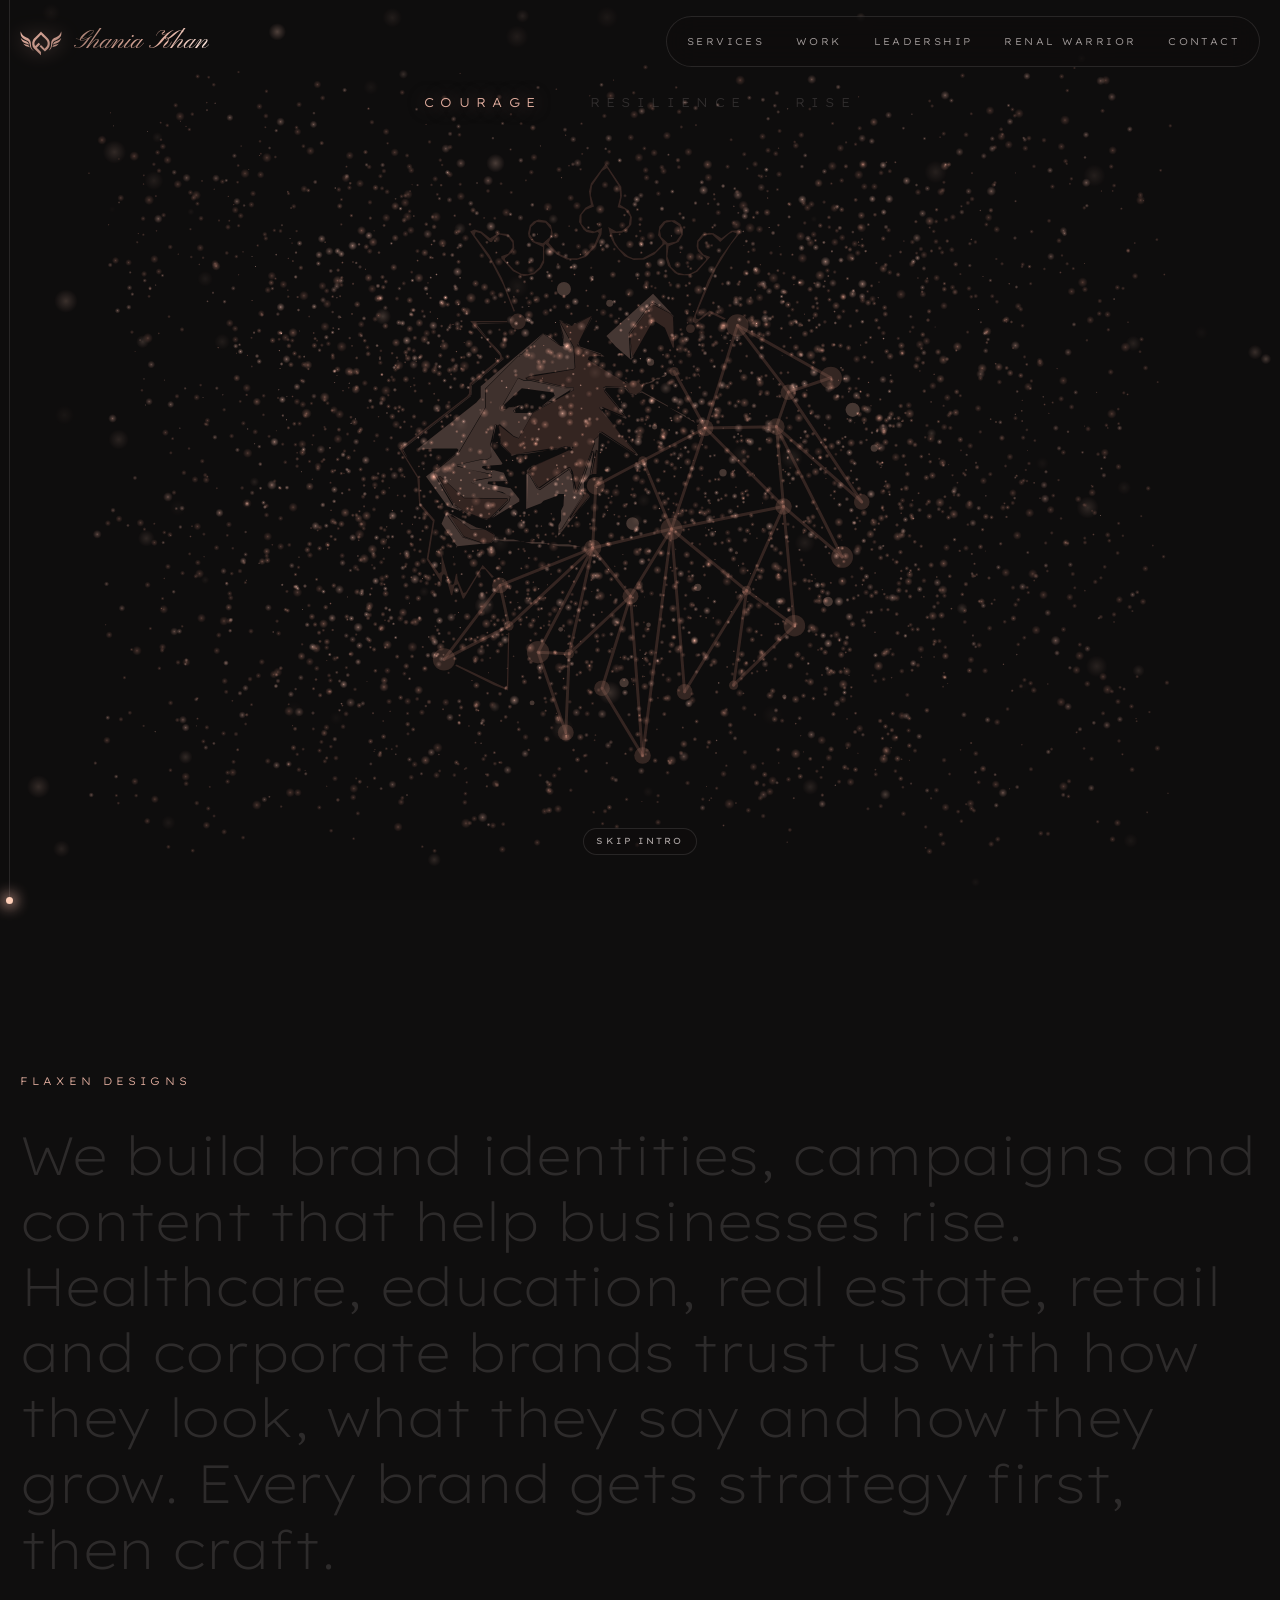
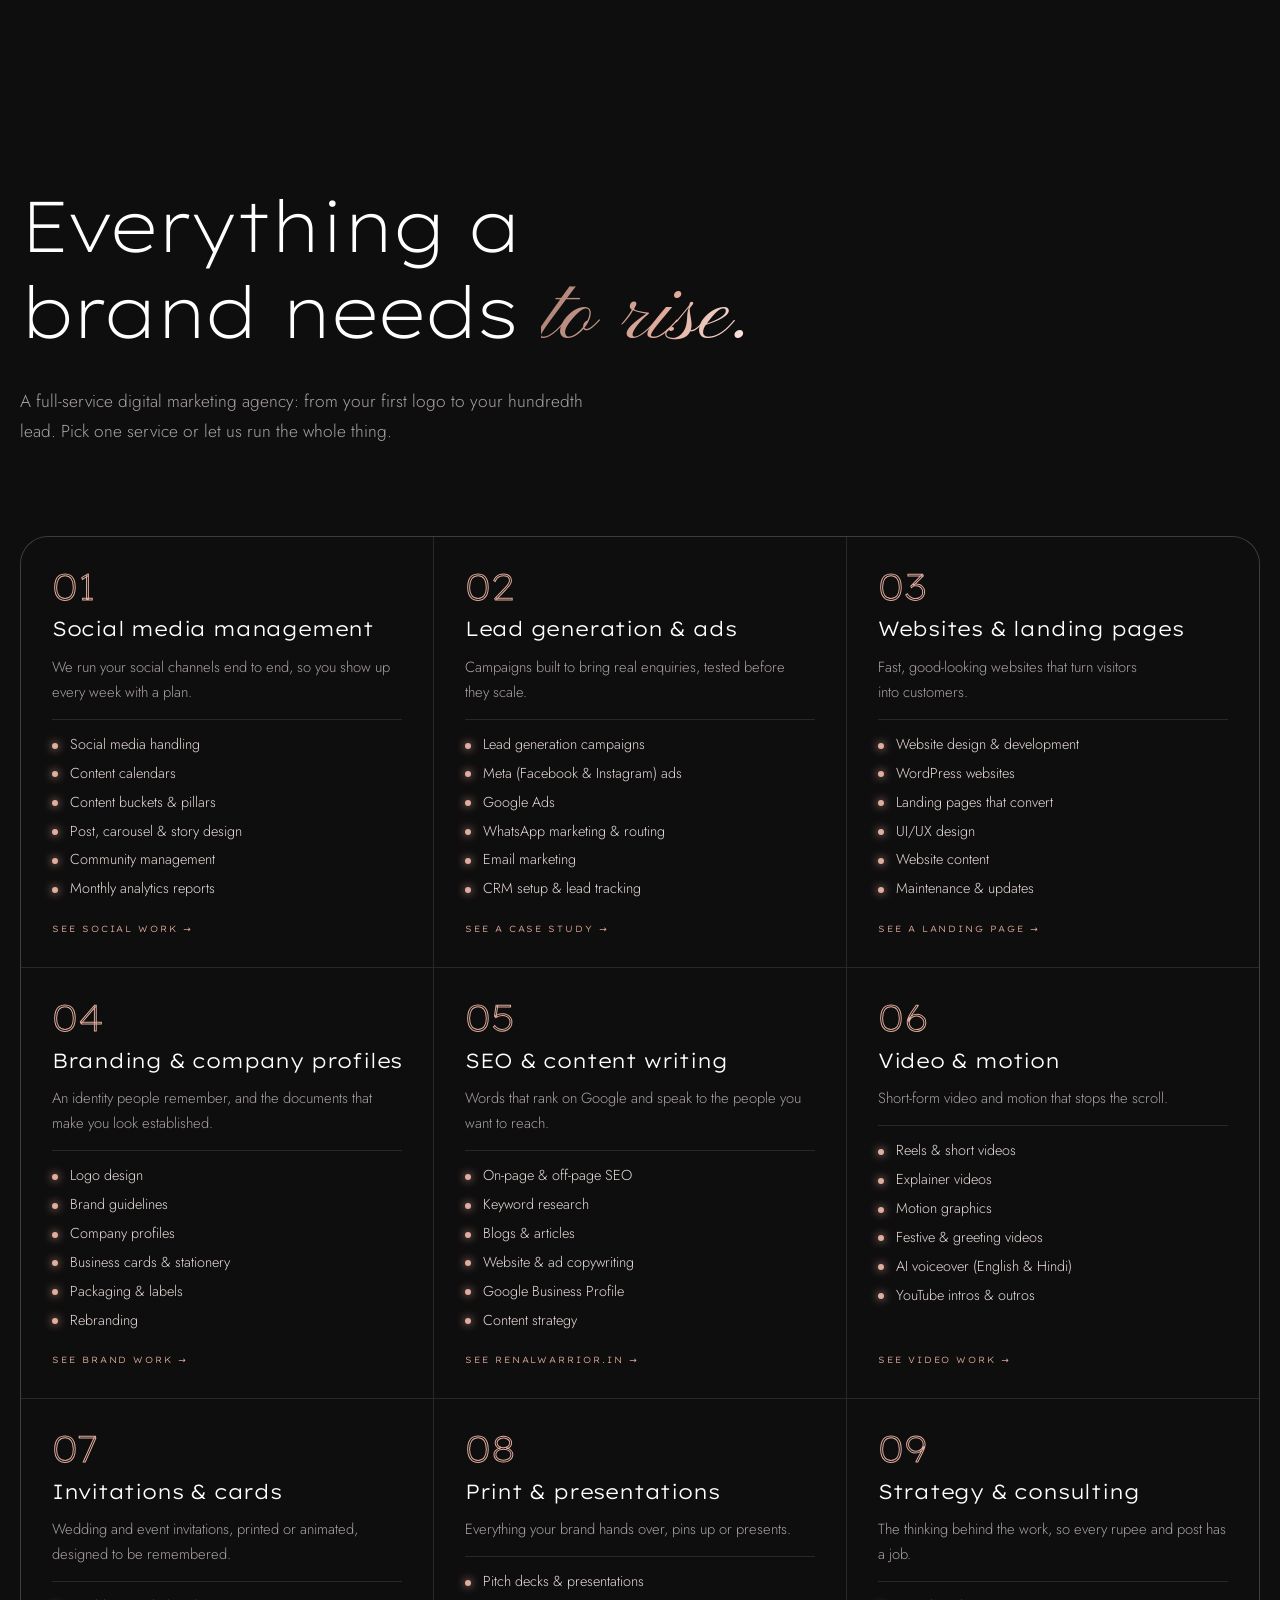
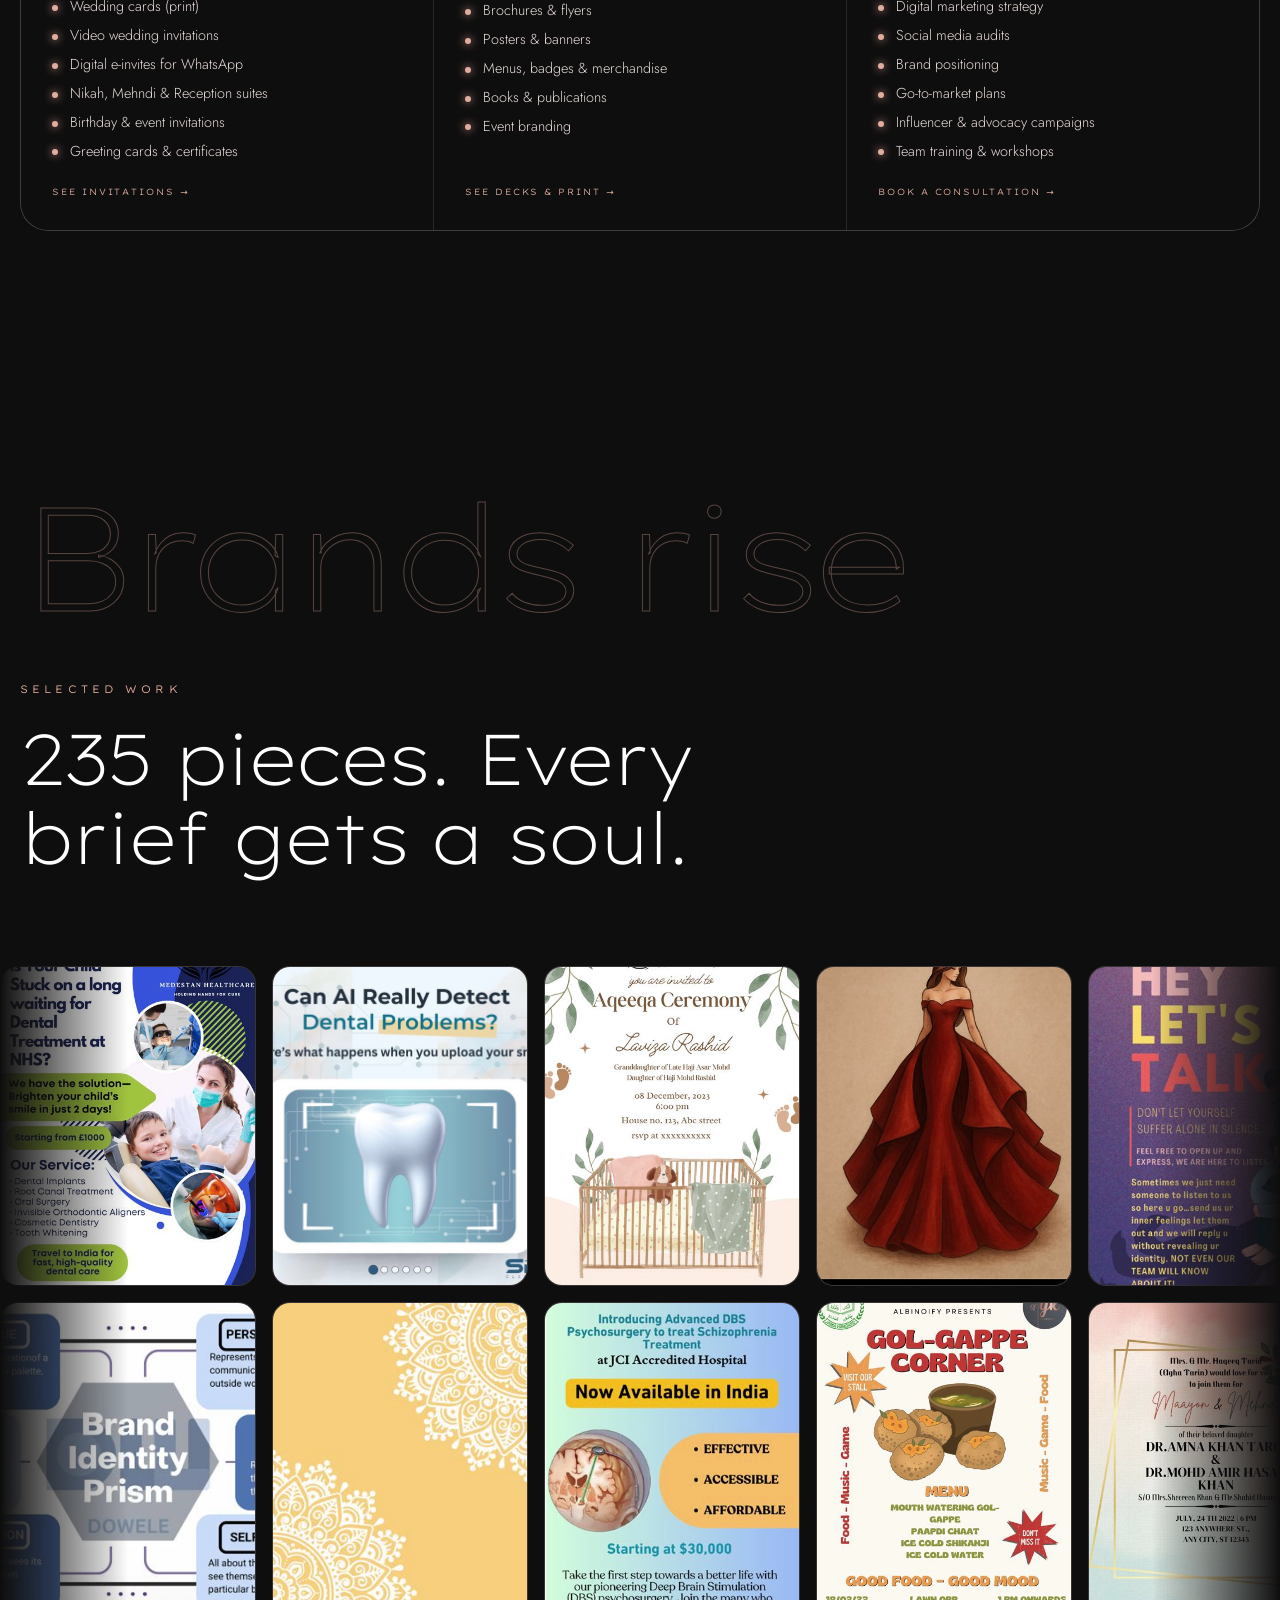
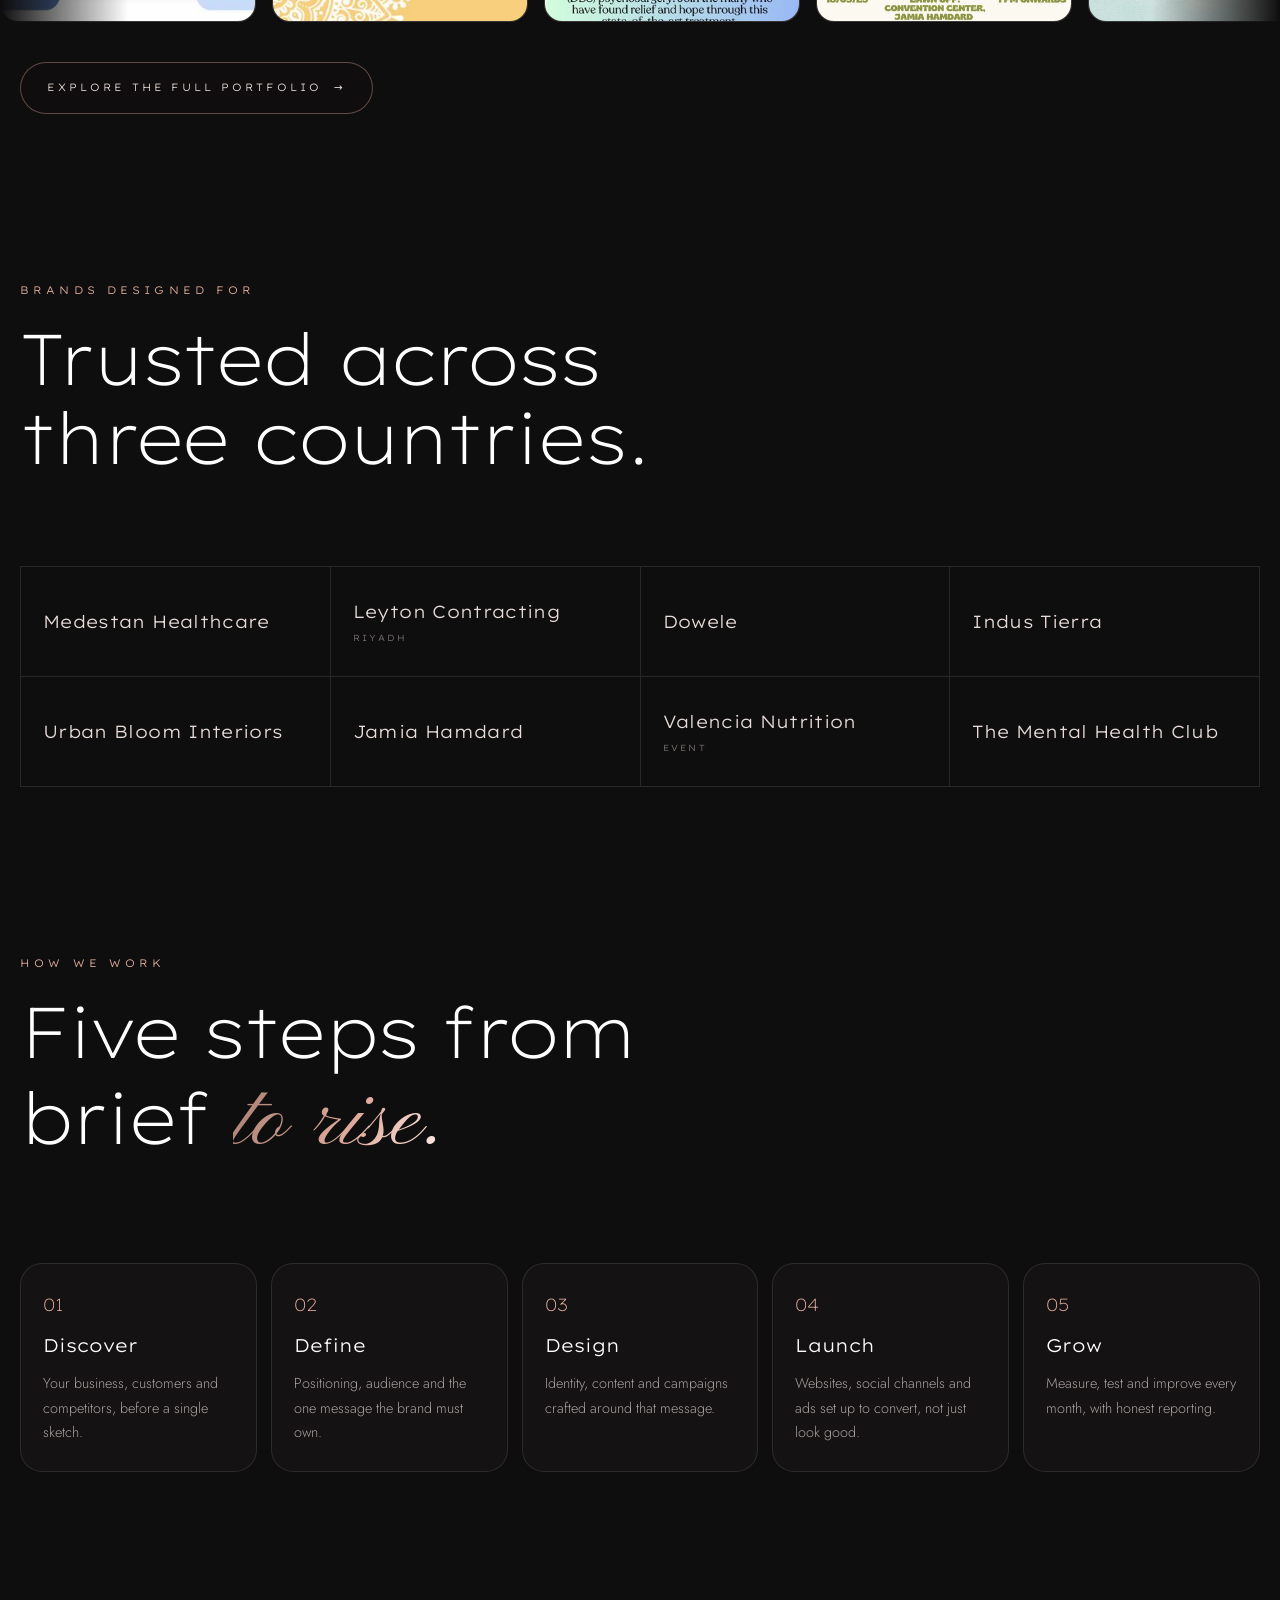
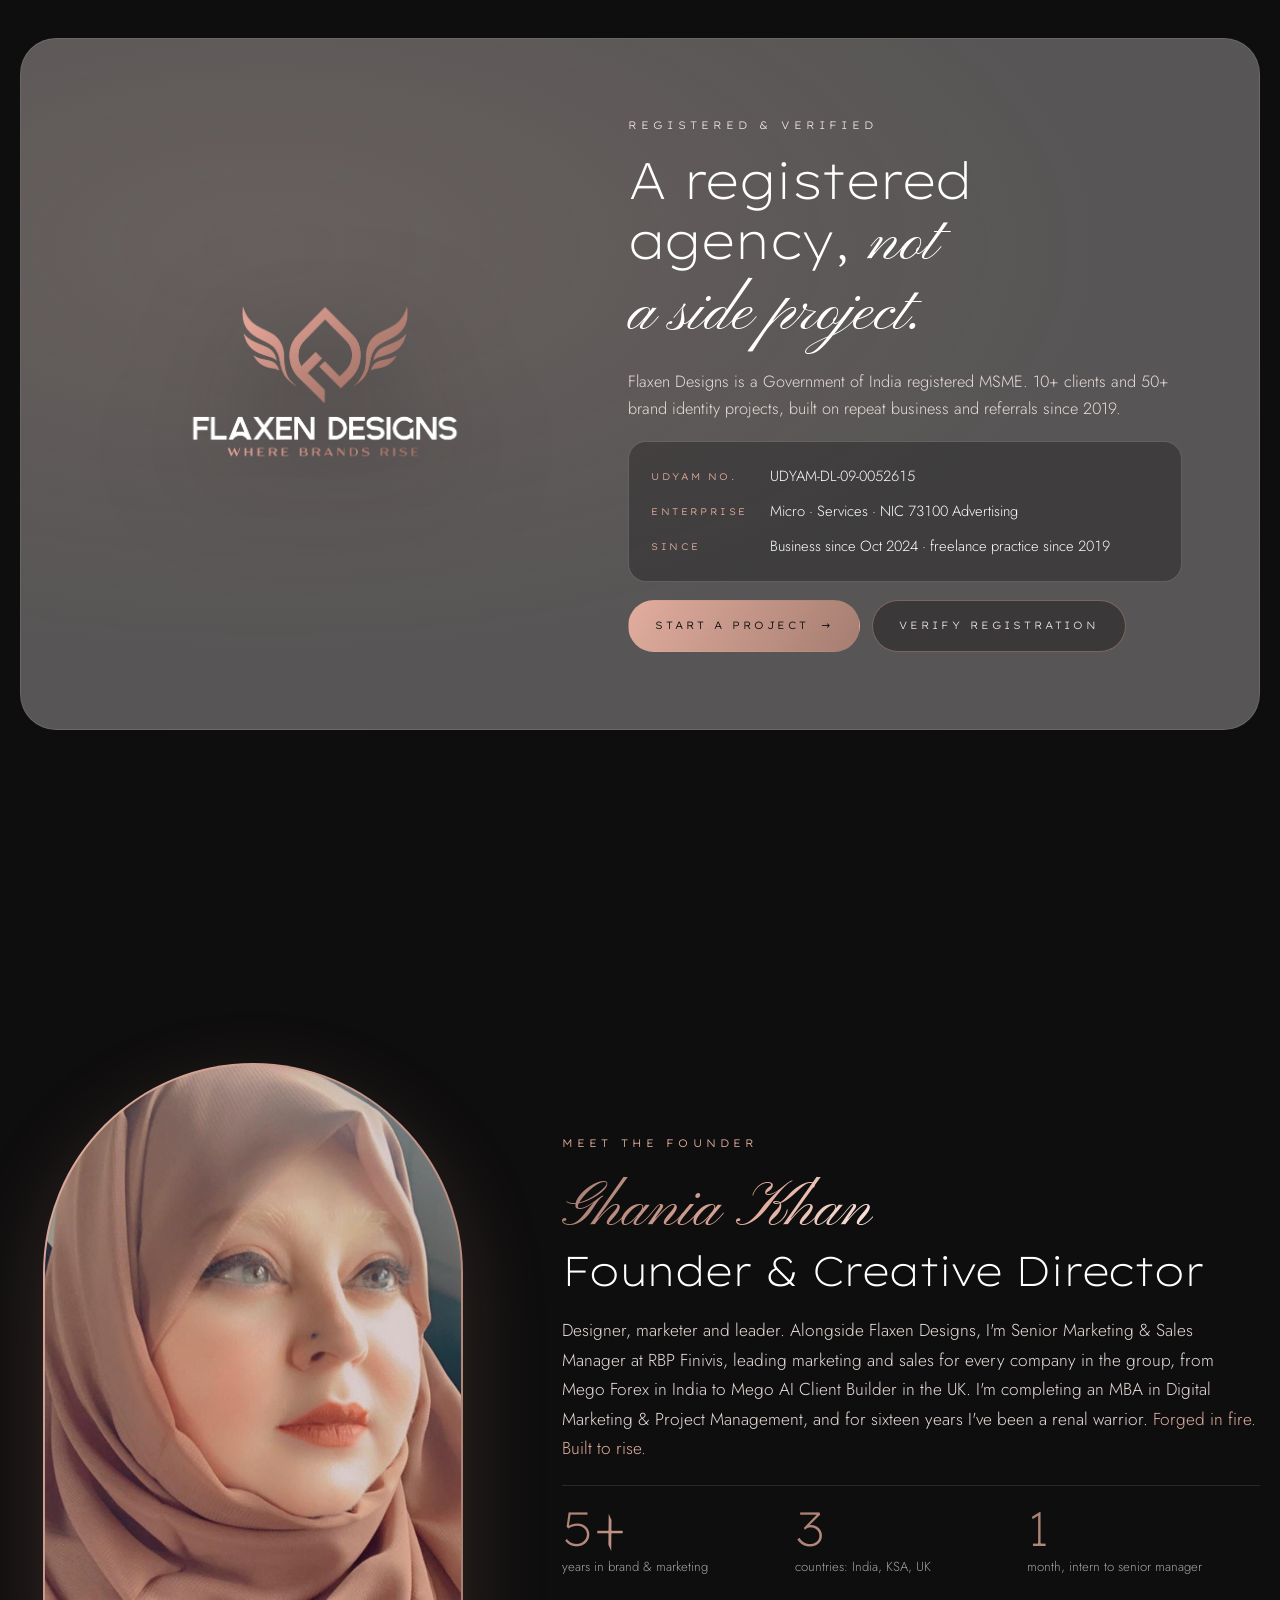
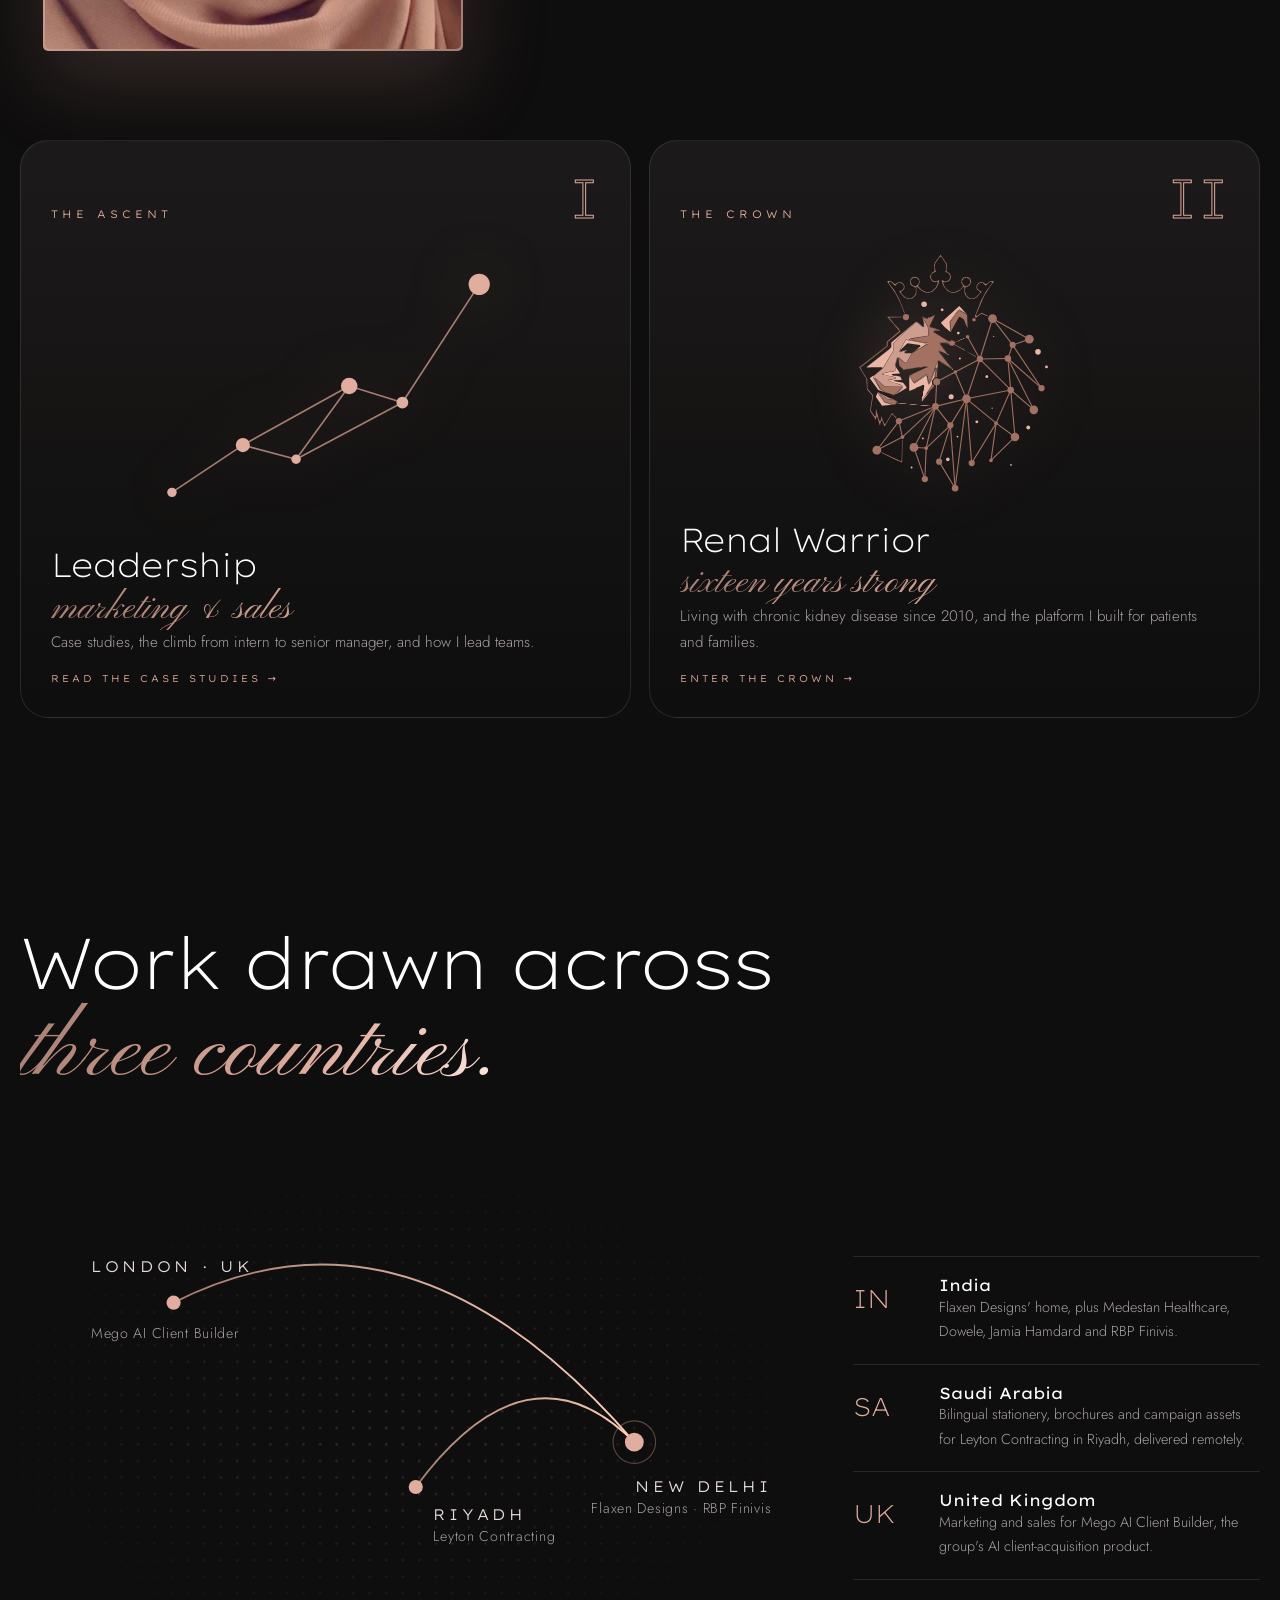
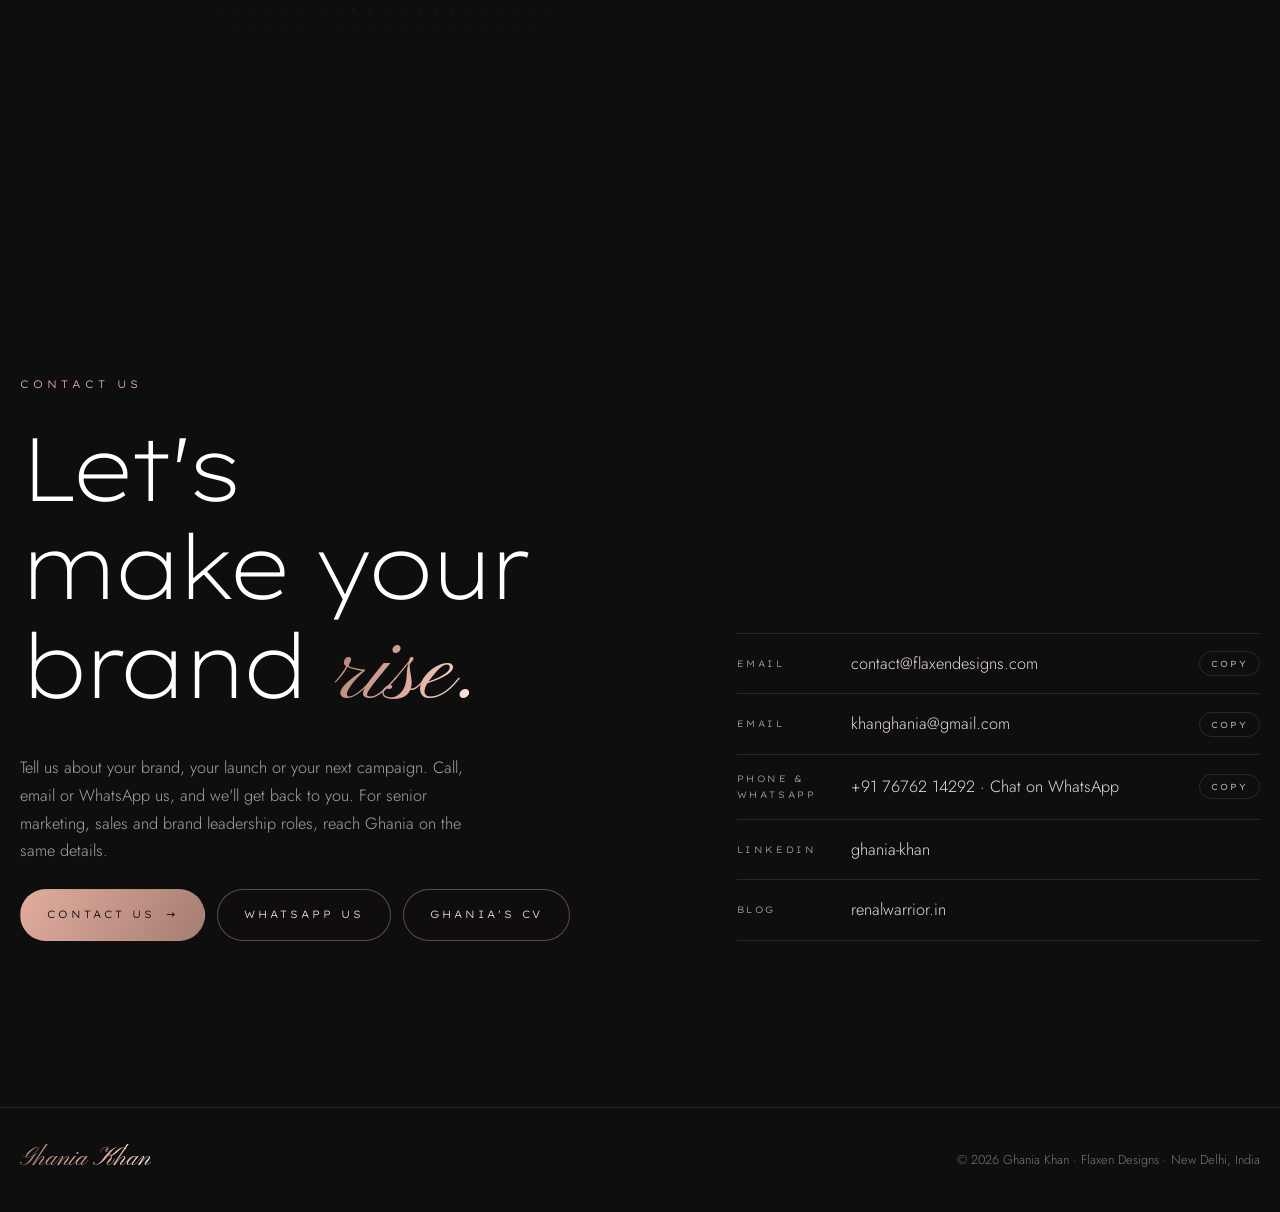
<file: index.html>
<!doctype html>
<html lang="en">
<head>
<meta charset="utf-8">
<meta name="viewport" content="width=device-width, initial-scale=1, viewport-fit=cover">
<title>Flaxen Designs · Ghania Khan</title>
<meta name="claude:viewport-fit-sides" content="cover">
<meta name="description" content="Flaxen Designs is a digital marketing agency founded by Ghania Khan: social media management, lead generation, Meta and Google ads, websites, branding, company profiles, SEO, video and print. Where brands rise.">
<meta property="og:title" content="Flaxen Designs · Ghania Khan">
<meta property="og:description" content="Flaxen Designs is a digital marketing agency founded by Ghania Khan: social media management, lead generation, Meta and Google ads, websites, branding, company profiles, SEO, video and print. Where brands rise.">
<meta property="og:image" content="assets/img/ghania-portrait.jpg">
<meta name="theme-color" content="#0f0e0e">
<link rel="icon" href="assets/img/favicon.svg" type="image/svg+xml">
<link rel="preconnect" href="https://fonts.googleapis.com">
<link rel="preconnect" href="https://fonts.gstatic.com" crossorigin>
<link rel="stylesheet" href="https://fonts.googleapis.com/css2?family=Jost:wght@300;400&family=Lexend+Exa:wght@200;300;400&family=Pinyon+Script&display=swap">
<link rel="stylesheet" href="assets/v2.css">
<script>document.documentElement.classList.add("js")</script>
</head>
<body>
<canvas id="embers" aria-hidden="true"></canvas>
<div class="thread" aria-hidden="true"><i></i></div>
<header class="site">
  <a class="mark" href="index.html" aria-label="Ghania Khan, home"><svg class="wings-svg" viewBox="250 300 580 440" width="42" aria-hidden="true"><defs><linearGradient id="mark-wings" x1="0" y1="0" x2="1" y2="1"><stop offset="0" stop-color="#E1AD9E"/><stop offset="1" stop-color="#A57D71"/></linearGradient></defs><path fill="url(#mark-wings)" d="M818.9,424.6c-4.5,18.8-14.9,33-28.7,44.3c-12.1,9.9-25.7,16.5-39.3,23.3c-8.2,4.1-16.4,8.2-24.2,13.1 c-15.6,9.9-25,25.3-29.5,44.4c-2.3,9.6-4.1,19.4-6.4,29c-2.5,10.2-5.9,19.8-11.2,28.2c-6,13.4-25.1,28.2-36.2,36l0,0 c-4.6,3.3-7.8,5.3-8.1,5.5l15.3-14.5l0,0c8.1-10.9,17.5-25.8,24.3-43.4c0,0,0,0,0,0c0.5-2.3,0.9-4.7,1.3-7.1 c2.4-14.2,3-28.7,3.6-43.1c0.3-6.3,1-12.6,2.3-18.6v0c1.5-7.3,3.9-14.3,7.4-21.1c7.9-15.3,19.4-26.5,33.4-34.2 c12.4-6.8,25.2-12.6,37.8-19c12-6.1,23.4-13.3,33-23.5c12.3-13.1,20.8-28.9,26-46.9c0.1-0.5,0.3-0.9,0.7-2.1 c0.3,1.5,0.5,2.3,0.6,3.1C822.9,393.6,822.6,409.1,818.9,424.6z M372.1,588.3c4,1.1,7.8,3,11.7,4.5c-3.7-13.2-10.6-23.8-22.5-29.7 c-8.7-4.3-18.1-5.8-27.4-7.6c-11-2.1-21.9-4.7-32-10.5c-2.2-1.3-4.3-2.7-6.8-3.8c2.4,3.9,4.6,7.9,7.2,11.6 c12.6,18,29.6,27.4,49.2,31.6c2.6,0.6,5.3,1,8,1.5C363.7,586.6,368,587.1,372.1,588.3z M346.2,545.4c10.4,3.3,20.8,6.2,29.5,14.9 c-4-22.7-15.8-37.7-34.1-46.5c-11.3-5.4-22.9-9.9-34.4-14.8c-13.2-5.7-26.1-12-36.8-22.9c-2.7-2.8-5.3-5.8-7.9-8.7 c-0.2,0.1-0.4,0.2-0.6,0.2c2.1,6.7,3.9,13.5,6.4,20c9.5,24.3,26.9,38.9,48.6,47.7C326.6,539.2,336.4,542.3,346.2,545.4z M423.6,628.4c-2.4-3.1-5.1-6.1-7.3-9.4c-7.1-10.6-10.5-22.9-12.6-35.6c-2.4-14.2-3-28.7-3.6-43.1c-0.6-14-3.3-27.3-9.7-39.7 c-7.9-15.3-19.4-26.5-33.4-34.2c-12.4-6.8-25.2-12.6-37.8-19c-12-6.1-23.4-13.3-33-23.5c-12.3-13.1-20.8-28.9-26-46.9 c-0.1-0.5-0.3-0.9-0.7-2.1c-0.3,1.5-0.5,2.3-0.6,3.1c-1.9,15.6-1.7,31.1,2,46.6c4.5,18.8,14.9,33,28.7,44.3 c12.1,9.9,25.7,16.5,39.3,23.3c8.2,4.1,16.4,8.2,24.2,13.1c15.6,9.9,25,25.3,29.5,44.4c2.3,9.6,4.1,19.4,6.4,29 c2.5,10.2,5.9,19.8,11.2,28.2l0,0c8.7,19.3,44.3,41.5,44.3,41.5L423.6,628.4z M720.5,585.8c2.7-0.5,5.3-0.9,8-1.5 c19.7-4.1,36.6-13.6,49.2-31.6c2.6-3.7,4.8-7.8,7.2-11.6c-2.6,1.1-4.7,2.6-6.8,3.8c-10.1,5.9-21,8.4-32,10.5 c-9.3,1.8-18.6,3.3-27.4,7.6c-12,5.9-18.8,16.5-22.5,29.7c3.9-1.5,7.7-3.4,11.7-4.5C712,587.1,716.3,586.6,720.5,585.8z M763,535.3 c21.7-8.8,39.2-23.4,48.6-47.7c2.5-6.5,4.3-13.3,6.4-20c-0.2-0.1-0.4-0.2-0.6-0.2c-2.6,2.9-5.2,5.9-7.9,8.7 c-10.7,10.8-23.6,17.2-36.8,22.9c-11.5,4.9-23.1,9.4-34.4,14.8c-18.3,8.7-30.1,23.7-34.1,46.5c8.7-8.7,19.1-11.6,29.5-14.9 C743.6,542.3,753.4,539.2,763,535.3z M661,526.3c-1.3-12.1-4.9-23.5-10.6-33.7c-4-7.2-9.1-14-15.2-20.2 c-16.5-16.6-34.2-34.4-57.5-57.8c-9.9-9.9-19.8-19.7-30-29.9l-7.5-7.5c-8.3,8.3-16.6,16.7-24.9,25c-18.5,18.5-37.6,37.7-56.2,56.7 c-1.2,1.2-2.4,2.5-3.7,3.7c-7.6,7.6-15.4,15.5-21,24.1c-1.9,2.9-3.7,6-5.3,9c-18.8,36.2-13,82.4,14.2,114.8 c2.4,2.9,4.9,5.6,7.6,8.1c19.1,18.2,38.2,37.1,56.6,55.3c7.7,7.5,15.3,15.1,23,22.6c3,2.9,5.9,5.9,8.7,8.8c0-15.5,0.1-31,0.1-46.4 c-19.4-19.2-38.9-38.4-58.3-57.5c16.2-16.4,32.5-32.8,48.7-49.3c-7.4-7.4-14.8-14.8-22.2-22.2c-11.9,11.7-23.8,23.5-35.7,35.2 l-13,12.8l-4.6-10.6c-10.4-23.8-4.1-55.4,15.1-75.1c10.9-11.2,22.1-22.6,32.8-33.5c5.9-6,11.7-11.9,17.6-17.9 c3-3.1,6.1-6.2,9.3-9.5l11.7-12l5.7,6.2c1.3,1.4,2.5,2.8,3.7,4.1c2.3,2.6,4.5,5.1,6.7,7.3c6.3,6.3,12.7,12.8,19,19 c12.4,12.4,25.3,25.2,37.6,38.2c16.5,17.4,22.1,39.5,16.3,64c-5.2,22.1-20.7,36.5-34.3,49.3l-5.6,5.2 c-16.9-17.2-33.8-34.4-50.7-51.7c-6.3,6.2-12.7,12.4-19,18.6c24.7,24.7,49.3,49.3,74,74c2.6-2.6,5.3-5.2,7.9-7.7 c7.4-7.2,15-14.7,22.7-22c7.9-7.5,14.6-15.5,20-23.8v0C658.5,578.7,664,553.8,661,526.3z"/></svg><span class="gold">Ghania Khan</span></a>
  <nav class="menu" aria-label="Main"><a href="index.html#services">Services</a><a href="wings.html">Work</a><a href="ascent.html">Leadership</a><a href="crown.html">Renal Warrior</a><a href="#contact">Contact</a></nav>
</header>
<main>

<section class="hero" aria-label="Flaxen Designs">
  <canvas aria-hidden="true"></canvas>
  <div class="still" aria-hidden="true"><svg class="wings-svg" viewBox="250 300 580 440" aria-hidden="true"><defs><linearGradient id="wg-still" x1="0" y1="0" x2="1" y2="1"><stop offset="0" stop-color="#E1AD9E"/><stop offset="1" stop-color="#A57D71"/></linearGradient></defs><path fill="url(#wg-still)" d="M818.9,424.6c-4.5,18.8-14.9,33-28.7,44.3c-12.1,9.9-25.7,16.5-39.3,23.3c-8.2,4.1-16.4,8.2-24.2,13.1 c-15.6,9.9-25,25.3-29.5,44.4c-2.3,9.6-4.1,19.4-6.4,29c-2.5,10.2-5.9,19.8-11.2,28.2c-6,13.4-25.1,28.2-36.2,36l0,0 c-4.6,3.3-7.8,5.3-8.1,5.5l15.3-14.5l0,0c8.1-10.9,17.5-25.8,24.3-43.4c0,0,0,0,0,0c0.5-2.3,0.9-4.7,1.3-7.1 c2.4-14.2,3-28.7,3.6-43.1c0.3-6.3,1-12.6,2.3-18.6v0c1.5-7.3,3.9-14.3,7.4-21.1c7.9-15.3,19.4-26.5,33.4-34.2 c12.4-6.8,25.2-12.6,37.8-19c12-6.1,23.4-13.3,33-23.5c12.3-13.1,20.8-28.9,26-46.9c0.1-0.5,0.3-0.9,0.7-2.1 c0.3,1.5,0.5,2.3,0.6,3.1C822.9,393.6,822.6,409.1,818.9,424.6z M372.1,588.3c4,1.1,7.8,3,11.7,4.5c-3.7-13.2-10.6-23.8-22.5-29.7 c-8.7-4.3-18.1-5.8-27.4-7.6c-11-2.1-21.9-4.7-32-10.5c-2.2-1.3-4.3-2.7-6.8-3.8c2.4,3.9,4.6,7.9,7.2,11.6 c12.6,18,29.6,27.4,49.2,31.6c2.6,0.6,5.3,1,8,1.5C363.7,586.6,368,587.1,372.1,588.3z M346.2,545.4c10.4,3.3,20.8,6.2,29.5,14.9 c-4-22.7-15.8-37.7-34.1-46.5c-11.3-5.4-22.9-9.9-34.4-14.8c-13.2-5.7-26.1-12-36.8-22.9c-2.7-2.8-5.3-5.8-7.9-8.7 c-0.2,0.1-0.4,0.2-0.6,0.2c2.1,6.7,3.9,13.5,6.4,20c9.5,24.3,26.9,38.9,48.6,47.7C326.6,539.2,336.4,542.3,346.2,545.4z M423.6,628.4c-2.4-3.1-5.1-6.1-7.3-9.4c-7.1-10.6-10.5-22.9-12.6-35.6c-2.4-14.2-3-28.7-3.6-43.1c-0.6-14-3.3-27.3-9.7-39.7 c-7.9-15.3-19.4-26.5-33.4-34.2c-12.4-6.8-25.2-12.6-37.8-19c-12-6.1-23.4-13.3-33-23.5c-12.3-13.1-20.8-28.9-26-46.9 c-0.1-0.5-0.3-0.9-0.7-2.1c-0.3,1.5-0.5,2.3-0.6,3.1c-1.9,15.6-1.7,31.1,2,46.6c4.5,18.8,14.9,33,28.7,44.3 c12.1,9.9,25.7,16.5,39.3,23.3c8.2,4.1,16.4,8.2,24.2,13.1c15.6,9.9,25,25.3,29.5,44.4c2.3,9.6,4.1,19.4,6.4,29 c2.5,10.2,5.9,19.8,11.2,28.2l0,0c8.7,19.3,44.3,41.5,44.3,41.5L423.6,628.4z M720.5,585.8c2.7-0.5,5.3-0.9,8-1.5 c19.7-4.1,36.6-13.6,49.2-31.6c2.6-3.7,4.8-7.8,7.2-11.6c-2.6,1.1-4.7,2.6-6.8,3.8c-10.1,5.9-21,8.4-32,10.5 c-9.3,1.8-18.6,3.3-27.4,7.6c-12,5.9-18.8,16.5-22.5,29.7c3.9-1.5,7.7-3.4,11.7-4.5C712,587.1,716.3,586.6,720.5,585.8z M763,535.3 c21.7-8.8,39.2-23.4,48.6-47.7c2.5-6.5,4.3-13.3,6.4-20c-0.2-0.1-0.4-0.2-0.6-0.2c-2.6,2.9-5.2,5.9-7.9,8.7 c-10.7,10.8-23.6,17.2-36.8,22.9c-11.5,4.9-23.1,9.4-34.4,14.8c-18.3,8.7-30.1,23.7-34.1,46.5c8.7-8.7,19.1-11.6,29.5-14.9 C743.6,542.3,753.4,539.2,763,535.3z M661,526.3c-1.3-12.1-4.9-23.5-10.6-33.7c-4-7.2-9.1-14-15.2-20.2 c-16.5-16.6-34.2-34.4-57.5-57.8c-9.9-9.9-19.8-19.7-30-29.9l-7.5-7.5c-8.3,8.3-16.6,16.7-24.9,25c-18.5,18.5-37.6,37.7-56.2,56.7 c-1.2,1.2-2.4,2.5-3.7,3.7c-7.6,7.6-15.4,15.5-21,24.1c-1.9,2.9-3.7,6-5.3,9c-18.8,36.2-13,82.4,14.2,114.8 c2.4,2.9,4.9,5.6,7.6,8.1c19.1,18.2,38.2,37.1,56.6,55.3c7.7,7.5,15.3,15.1,23,22.6c3,2.9,5.9,5.9,8.7,8.8c0-15.5,0.1-31,0.1-46.4 c-19.4-19.2-38.9-38.4-58.3-57.5c16.2-16.4,32.5-32.8,48.7-49.3c-7.4-7.4-14.8-14.8-22.2-22.2c-11.9,11.7-23.8,23.5-35.7,35.2 l-13,12.8l-4.6-10.6c-10.4-23.8-4.1-55.4,15.1-75.1c10.9-11.2,22.1-22.6,32.8-33.5c5.9-6,11.7-11.9,17.6-17.9 c3-3.1,6.1-6.2,9.3-9.5l11.7-12l5.7,6.2c1.3,1.4,2.5,2.8,3.7,4.1c2.3,2.6,4.5,5.1,6.7,7.3c6.3,6.3,12.7,12.8,19,19 c12.4,12.4,25.3,25.2,37.6,38.2c16.5,17.4,22.1,39.5,16.3,64c-5.2,22.1-20.7,36.5-34.3,49.3l-5.6,5.2 c-16.9-17.2-33.8-34.4-50.7-51.7c-6.3,6.2-12.7,12.4-19,18.6c24.7,24.7,49.3,49.3,74,74c2.6-2.6,5.3-5.2,7.9-7.7 c7.4-7.2,15-14.7,22.7-22c7.9-7.5,14.6-15.5,20-23.8v0C658.5,578.7,664,553.8,661,526.3z"/></svg></div>
  <div class="words" aria-hidden="true"><span class="w1">Courage</span><span class="w2">Resilience</span><span class="w3">Rise</span></div>
  <div class="id">
    <h1 class="brand"><span class="bw">Flaxen Designs</span><span class="tg">Where brands rise</span></h1>
    <p class="role"><span class="nw">Branding &amp; digital marketing agency</span> &middot; <span class="nw">Founded by <b>Ghania Khan</b></span></p>
    <nav class="paths" aria-label="Start here">
      <a class="btn solid" href="#contact">Start a project <span class="arr">&rarr;</span></a>
      <a class="btn" href="wings.html">See the work</a>
      <a class="btn" href="#founder">Meet the founder</a>
    </nav>
    <div class="controls"><button id="replay" type="button">Replay</button><button id="skip" type="button">Skip intro</button></div>
  </div>
</section>

<section class="manifesto" aria-label="About Flaxen Designs">
  <div class="wrap">
    <span class="eyebrow rv">Flaxen Designs</span>
    <p style="margin-top:28px">We build <em>brand identities,</em> campaigns and content that help businesses <em>rise.</em> Healthcare, education, real estate, retail and corporate brands trust us with how they look, what they say and how they <em>grow.</em> Every brand gets strategy first, then craft.</p>
  </div>
</section>

<section id="services" aria-labelledby="svc-h" style="padding-top:0">
  <div class="wrap">
    <div class="sec-head">
      <span class="eyebrow rv">Services</span>
      <h2 id="svc-h" class="rv d1">Everything a brand needs <span class="script gold" style="font-size:1.3em">to rise.</span></h2>
      <p class="rv d2">A full-service digital marketing agency: from your first logo to your hundredth lead. Pick one service or let us run the whole thing.</p>
    </div>
    <div class="services">
      <article class="svc shine rv">
        <span class="n">01</span><h3>Social media management</h3>
        <p>We run your social channels end to end, so you show up every week with a plan.</p>
        <ul><li>Social media handling</li><li>Content calendars</li><li>Content buckets &amp; pillars</li><li>Post, carousel &amp; story design</li><li>Community management</li><li>Monthly analytics reports</li></ul>
        <a class="eg" href="wings.html#social-media">See social work &rarr;</a>
      </article>
      <article class="svc shine rv d1">
        <span class="n">02</span><h3>Lead generation &amp; ads</h3>
        <p>Campaigns built to bring real enquiries, tested before they scale.</p>
        <ul><li>Lead generation campaigns</li><li>Meta (Facebook &amp; Instagram) ads</li><li>Google Ads</li><li>WhatsApp marketing &amp; routing</li><li>Email marketing</li><li>CRM setup &amp; lead tracking</li></ul>
        <a class="eg" href="ascent.html#cases">See a case study &rarr;</a>
      </article>
      <article class="svc shine rv d2">
        <span class="n">03</span><h3>Websites &amp; landing pages</h3>
        <p>Fast, good-looking websites that turn visitors into customers.</p>
        <ul><li>Website design &amp; development</li><li>WordPress websites</li><li>Landing pages that convert</li><li>UI/UX design</li><li>Website content</li><li>Maintenance &amp; updates</li></ul>
        <a class="eg" href="wings.html#writing">See a landing page &rarr;</a>
      </article>
      <article class="svc shine rv d3">
        <span class="n">04</span><h3>Branding &amp; company profiles</h3>
        <p>An identity people remember, and the documents that make you look established.</p>
        <ul><li>Logo design</li><li>Brand guidelines</li><li>Company profiles</li><li>Business cards &amp; stationery</li><li>Packaging &amp; labels</li><li>Rebranding</li></ul>
        <a class="eg" href="wings.html#brand-identity">See brand work &rarr;</a>
      </article>
      <article class="svc shine rv">
        <span class="n">05</span><h3>SEO &amp; content writing</h3>
        <p>Words that rank on Google and speak to the people you want to reach.</p>
        <ul><li>On-page &amp; off-page SEO</li><li>Keyword research</li><li>Blogs &amp; articles</li><li>Website &amp; ad copywriting</li><li>Google Business Profile</li><li>Content strategy</li></ul>
        <a class="eg" href="crown.html">See RenalWarrior.in &rarr;</a>
      </article>
      <article class="svc shine rv d1">
        <span class="n">06</span><h3>Video &amp; motion</h3>
        <p>Short-form video and motion that stops the scroll.</p>
        <ul><li>Reels &amp; short videos</li><li>Explainer videos</li><li>Motion graphics</li><li>Festive &amp; greeting videos</li><li>AI voiceover (English &amp; Hindi)</li><li>YouTube intros &amp; outros</li></ul>
        <a class="eg" href="wings.html#video">See video work &rarr;</a>
      </article>
      <article class="svc shine rv d2">
        <span class="n">07</span><h3>Invitations &amp; cards</h3>
        <p>Wedding and event invitations, printed or animated, designed to be remembered.</p>
        <ul><li>Wedding cards (print)</li><li>Video wedding invitations</li><li>Digital e-invites for WhatsApp</li><li>Nikah, Mehndi &amp; Reception suites</li><li>Birthday &amp; event invitations</li><li>Greeting cards &amp; certificates</li></ul>
        <a class="eg" href="wings.html#invitations-events">See invitations &rarr;</a>
      </article>
      <article class="svc shine rv">
        <span class="n">08</span><h3>Print &amp; presentations</h3>
        <p>Everything your brand hands over, pins up or presents.</p>
        <ul><li>Pitch decks &amp; presentations</li><li>Brochures &amp; flyers</li><li>Posters &amp; banners</li><li>Menus, badges &amp; merchandise</li><li>Books &amp; publications</li><li>Event branding</li></ul>
        <a class="eg" href="wings.html#presentations">See decks &amp; print &rarr;</a>
      </article>
      <article class="svc shine rv d1">
        <span class="n">09</span><h3>Strategy &amp; consulting</h3>
        <p>The thinking behind the work, so every rupee and post has a job.</p>
        <ul><li>Digital marketing strategy</li><li>Social media audits</li><li>Brand positioning</li><li>Go-to-market plans</li><li>Influencer &amp; advocacy campaigns</li><li>Team training &amp; workshops</li></ul>
        <a class="eg" href="#contact">Book a consultation &rarr;</a>
      </article>
    </div>
  </div>
</section>

<section aria-labelledby="work-h" style="padding-top:clamp(40px,6vw,80px)">
  <div class="wrap" style="overflow:hidden">
    <div class="mega" aria-hidden="true">Brands rise</div>
    <div class="sec-head" style="margin-top:30px">
      <span class="eyebrow rv">Selected work</span>
      <h2 id="work-h" class="rv d1">235 pieces. Every brief gets a soul.</h2>
    </div>
  </div>
  <div class="marquee" aria-label="Selected work"><div class="row"><a href="wings.html#archive" tabindex="0"><img src="assets/work/1Nnej_1oYIJgL4YW12SynD6t-qel1HZjP.jpg" alt="Medestan UK dental poster" loading="lazy"></a><a href="wings.html#archive" tabindex="0"><img src="assets/work/1SgR0VWPZK63Vidxa9N_FUZ_c7HvOSLiX.jpg" alt="Challenge 1 Slide 1" loading="lazy"></a><a href="wings.html#archive" tabindex="0"><img src="assets/work/10xvV6xErrC3Qg06BDuflhagaQjnVNrap.jpg" alt="Aqeeqa invitation, illustrated" loading="lazy"></a><a href="wings.html#archive" tabindex="0"><img src="assets/work/1Fn7a2E5jrbVf-PwrFDUHSui4rCk0vawh.jpg" alt="Red gown illustration" loading="lazy"></a><a href="wings.html#archive" tabindex="0"><img src="assets/work/1AaCTenh0qKNvD9McyAU6ri6iyZabw-GJ.jpg" alt="Mental Health Club: Hey, let&#x27;s talk" loading="lazy"></a><a href="wings.html#archive" tabindex="0"><img src="assets/work/1tIhIQcK__fyMtf7P0SNNt9t7Eto8rbZE.jpg" alt="Medestan: Haematology care" loading="lazy"></a><a href="wings.html#archive" tabindex="0"><img src="assets/work/1IH9w871Q_MS-MeYUD_o3CTT6i-yXRUyf.jpg" alt="Art therapy workshop poster" loading="lazy"></a><a href="wings.html#archive" tabindex="0"><img src="assets/work/1QFppky8_sszNKoPa4NoRlyn9R4K2uJBQ.jpg" alt="Nikah invitation" loading="lazy"></a><a href="wings.html#archive" tabindex="0"><img src="assets/work/1R8otaqMyZG5nITcTGIl2YbDvpz8KZrY6.jpg" alt="Medestan: Back pain consultation" loading="lazy"></a><a href="wings.html#archive" tabindex="0"><img src="assets/work/1ymcJTZbBNKop1UNQvRml-UpGbK7-v3lt.jpg" alt="Challenge 1 Slide 4" loading="lazy"></a><a href="wings.html#archive" tabindex="-1" aria-hidden="true"><img src="assets/work/1Nnej_1oYIJgL4YW12SynD6t-qel1HZjP.jpg" alt="Medestan UK dental poster" loading="lazy"></a><a href="wings.html#archive" tabindex="-1" aria-hidden="true"><img src="assets/work/1SgR0VWPZK63Vidxa9N_FUZ_c7HvOSLiX.jpg" alt="Challenge 1 Slide 1" loading="lazy"></a><a href="wings.html#archive" tabindex="-1" aria-hidden="true"><img src="assets/work/10xvV6xErrC3Qg06BDuflhagaQjnVNrap.jpg" alt="Aqeeqa invitation, illustrated" loading="lazy"></a><a href="wings.html#archive" tabindex="-1" aria-hidden="true"><img src="assets/work/1Fn7a2E5jrbVf-PwrFDUHSui4rCk0vawh.jpg" alt="Red gown illustration" loading="lazy"></a><a href="wings.html#archive" tabindex="-1" aria-hidden="true"><img src="assets/work/1AaCTenh0qKNvD9McyAU6ri6iyZabw-GJ.jpg" alt="Mental Health Club: Hey, let&#x27;s talk" loading="lazy"></a><a href="wings.html#archive" tabindex="-1" aria-hidden="true"><img src="assets/work/1tIhIQcK__fyMtf7P0SNNt9t7Eto8rbZE.jpg" alt="Medestan: Haematology care" loading="lazy"></a><a href="wings.html#archive" tabindex="-1" aria-hidden="true"><img src="assets/work/1IH9w871Q_MS-MeYUD_o3CTT6i-yXRUyf.jpg" alt="Art therapy workshop poster" loading="lazy"></a><a href="wings.html#archive" tabindex="-1" aria-hidden="true"><img src="assets/work/1QFppky8_sszNKoPa4NoRlyn9R4K2uJBQ.jpg" alt="Nikah invitation" loading="lazy"></a><a href="wings.html#archive" tabindex="-1" aria-hidden="true"><img src="assets/work/1R8otaqMyZG5nITcTGIl2YbDvpz8KZrY6.jpg" alt="Medestan: Back pain consultation" loading="lazy"></a><a href="wings.html#archive" tabindex="-1" aria-hidden="true"><img src="assets/work/1ymcJTZbBNKop1UNQvRml-UpGbK7-v3lt.jpg" alt="Challenge 1 Slide 4" loading="lazy"></a></div><div class="row rev"><a href="wings.html#archive" tabindex="0"><img src="assets/work/1mxc2Yds315m3wloFVv1HnVmSkWvtGT7X.jpg" alt="Brand Identity Prism" loading="lazy"></a><a href="wings.html#archive" tabindex="0"><img src="assets/work/1ocadvJXQIs2PiF1gtqx7vMsVmE59oOSn.jpg" alt="Mandala phone wallpaper" loading="lazy"></a><a href="wings.html#archive" tabindex="0"><img src="assets/work/1z0MCkfZoEBwIwme0BlNgYaf5r-_cuOQj.jpg" alt="Medestan: Deep brain stimulation" loading="lazy"></a><a href="wings.html#archive" tabindex="0"><img src="assets/work/1oU_fkHH-7vbWi76AsnYD8JuZsmnEyb4Q.jpg" alt="Gol-Gappe stall flyer" loading="lazy"></a><a href="wings.html#archive" tabindex="0"><img src="assets/work/1GoLr_s7x_eTn92TKPODZnNJufF-Z5KkD.jpg" alt="Mayun &amp; Mehndi invitation" loading="lazy"></a><a href="wings.html#archive" tabindex="0"><img src="assets/work/1Tgu3PCotZDA9nbnJa08VtuB8tCZrNz8C.jpg" alt="Medestan neurosurgery poster" loading="lazy"></a><a href="wings.html#archive" tabindex="0"><img src="assets/work/1wrbuRQHmShJ0dumSzSQV_1aEB9l9kFcV.jpg" alt="Mental Health Club: It&#x27;s okay if you" loading="lazy"></a><a href="wings.html#archive" tabindex="0"><img src="assets/work/15AtNQ05OQrw-pUeiPa6wAPTWrM0TBU99.jpg" alt="Indus Tierra business card, front" loading="lazy"></a><a href="wings.html#archive" tabindex="0"><img src="assets/work/1yKTKqTZ8XHm9vIyLz9qmTHqpGyZX4b7R.jpg" alt="Bonanza Fest poster" loading="lazy"></a><a href="wings.html#archive" tabindex="0"><img src="assets/work/1Tv0tiEUYy_8SNnyZ4jeF4mESUAxTH4-G.jpg" alt="Dr. Sheikh Jashimuddin profile" loading="lazy"></a><a href="wings.html#archive" tabindex="-1" aria-hidden="true"><img src="assets/work/1mxc2Yds315m3wloFVv1HnVmSkWvtGT7X.jpg" alt="Brand Identity Prism" loading="lazy"></a><a href="wings.html#archive" tabindex="-1" aria-hidden="true"><img src="assets/work/1ocadvJXQIs2PiF1gtqx7vMsVmE59oOSn.jpg" alt="Mandala phone wallpaper" loading="lazy"></a><a href="wings.html#archive" tabindex="-1" aria-hidden="true"><img src="assets/work/1z0MCkfZoEBwIwme0BlNgYaf5r-_cuOQj.jpg" alt="Medestan: Deep brain stimulation" loading="lazy"></a><a href="wings.html#archive" tabindex="-1" aria-hidden="true"><img src="assets/work/1oU_fkHH-7vbWi76AsnYD8JuZsmnEyb4Q.jpg" alt="Gol-Gappe stall flyer" loading="lazy"></a><a href="wings.html#archive" tabindex="-1" aria-hidden="true"><img src="assets/work/1GoLr_s7x_eTn92TKPODZnNJufF-Z5KkD.jpg" alt="Mayun &amp; Mehndi invitation" loading="lazy"></a><a href="wings.html#archive" tabindex="-1" aria-hidden="true"><img src="assets/work/1Tgu3PCotZDA9nbnJa08VtuB8tCZrNz8C.jpg" alt="Medestan neurosurgery poster" loading="lazy"></a><a href="wings.html#archive" tabindex="-1" aria-hidden="true"><img src="assets/work/1wrbuRQHmShJ0dumSzSQV_1aEB9l9kFcV.jpg" alt="Mental Health Club: It&#x27;s okay if you" loading="lazy"></a><a href="wings.html#archive" tabindex="-1" aria-hidden="true"><img src="assets/work/15AtNQ05OQrw-pUeiPa6wAPTWrM0TBU99.jpg" alt="Indus Tierra business card, front" loading="lazy"></a><a href="wings.html#archive" tabindex="-1" aria-hidden="true"><img src="assets/work/1yKTKqTZ8XHm9vIyLz9qmTHqpGyZX4b7R.jpg" alt="Bonanza Fest poster" loading="lazy"></a><a href="wings.html#archive" tabindex="-1" aria-hidden="true"><img src="assets/work/1Tv0tiEUYy_8SNnyZ4jeF4mESUAxTH4-G.jpg" alt="Dr. Sheikh Jashimuddin profile" loading="lazy"></a></div></div>
  <div class="wrap" style="margin-top:40px"><a class="btn rv" href="wings.html">Explore the full portfolio <span class="arr">&rarr;</span></a></div>
</section>

<section aria-labelledby="brands-h" style="padding-top:0">
  <div class="wrap">
    <div class="sec-head"><span class="eyebrow rv">Brands designed for</span><h2 id="brands-h" class="rv d1">Trusted across three countries.</h2></div>
    <ul class="brands rv">
      <li>Medestan Healthcare</li><li>Leyton Contracting <small>Riyadh</small></li><li>Dowele</li><li>Indus Tierra</li>
      <li>Urban Bloom Interiors</li><li>Jamia Hamdard</li><li>Valencia Nutrition <small>event</small></li><li>The Mental Health Club</li>
    </ul>
  </div>
</section>

<section aria-labelledby="proc-h" style="padding-top:0">
  <div class="wrap">
    <div class="sec-head"><span class="eyebrow rv">How we work</span><h2 id="proc-h" class="rv d1">Five steps from brief <span class="script gold" style="font-size:1.3em">to rise.</span></h2></div>
    <ol class="process">
      <li class="rv"><b>Discover</b><span>Your business, customers and competitors, before a single sketch.</span></li>
      <li class="rv d1"><b>Define</b><span>Positioning, audience and the one message the brand must own.</span></li>
      <li class="rv d2"><b>Design</b><span>Identity, content and campaigns crafted around that message.</span></li>
      <li class="rv d3"><b>Launch</b><span>Websites, social channels and ads set up to convert, not just look good.</span></li>
      <li class="rv d4"><b>Grow</b><span>Measure, test and improve every month, with honest reporting.</span></li>
    </ol>
  </div>
</section>

<section aria-labelledby="studio-h" style="padding-top:0">
  <div class="wrap">
    <div class="studio rv">
      <div class="studio-in">
        <img class="logo" src="assets/img/flaxen-logo.png" alt="Flaxen Designs: winged rose-gold monogram, Where Brands Rise" width="1707" height="753">
        <div style="display:grid;gap:18px">
          <span class="eyebrow" style="color:var(--blush)">Registered &amp; verified</span>
          <h2 id="studio-h">A registered agency, <span class="script" style="font-size:1.25em">not a side project.</span></h2>
          <p>Flaxen Designs is a Government of India registered MSME. 10+ clients and 50+ brand identity projects, built on repeat business and referrals since 2019.</p>
          <dl class="udyam">
            <dt>Udyam No.</dt><dd>UDYAM-DL-09-0052615</dd>
            <dt>Enterprise</dt><dd>Micro &middot; Services &middot; NIC 73100 Advertising</dd>
            <dt>Since</dt><dd>Business since Oct 2024 &middot; freelance practice since 2019</dd>
          </dl>
          <div class="btns"><a class="btn solid" href="#contact">Start a project <span class="arr">&rarr;</span></a><a class="btn" href="https://udyamregistration.gov.in/Udyam_Verify.aspx" target="_blank" rel="noopener">Verify registration</a></div>
        </div>
      </div>
    </div>
  </div>
</section>

<section id="founder" aria-labelledby="founder-h">
  <div class="wrap founder">
    <div class="portrait rv">
      <div class="arch"><img src="assets/img/ghania-portrait.jpg" alt="Ghania Khan, founder of Flaxen Designs" width="732" height="1280" loading="lazy"></div>
    </div>
    <div style="display:grid;gap:22px;align-content:center">
      <span class="eyebrow rv">Meet the founder</span>
      <h2 id="founder-h" class="rv d1"><span class="script gold" style="font-size:1.5em;letter-spacing:0">Ghania Khan</span><br>Founder &amp; Creative Director</h2>
      <p class="rv d2" style="color:var(--blush);font-size:1.08rem">Designer, marketer and leader. Alongside Flaxen Designs, I'm Senior Marketing &amp; Sales Manager at RBP Finivis, leading marketing and sales for every company in the group, from Mego Forex in India to Mego AI Client Builder in the UK. I'm completing an MBA in Digital Marketing &amp; Project Management, and for sixteen years I've been a renal warrior. <em style="font-style:normal;color:var(--rose)">Forged in fire. Built to rise.</em></p>
      <div class="founder-stats rv d3">
        <div><b class="gold" data-count="5" data-suffix="+">5+</b><span>years in brand &amp; marketing</span></div>
        <div><b class="gold" data-count="3">3</b><span>countries: India, KSA, UK</span></div>
        <div><b class="gold" data-count="1">1</b><span>month, intern to senior manager</span></div>
      </div>
    </div>
  </div>
  <div class="wrap" style="margin-top:clamp(50px,7vw,90px)">
    <div class="chapters two">
      <a class="chapter shine rv" href="ascent.html">
        <div class="top"><span class="eyebrow">The Ascent</span><b>I</b></div>
        <div class="art">
          <svg class="constellation" viewBox="0 0 300 220" aria-hidden="true" style="width:80%">
            <g stroke="#A57D71" stroke-width="1.4" stroke-linecap="round">
              <line x1="20" y1="200" x2="80" y2="160"/><line x1="80" y1="160" x2="125" y2="172"/><line x1="125" y1="172" x2="170" y2="110"/>
              <line x1="170" y1="110" x2="215" y2="124"/><line x1="215" y1="124" x2="280" y2="24"/><line x1="80" y1="160" x2="170" y2="110"/><line x1="125" y1="172" x2="215" y2="124"/>
            </g>
            <g fill="#E1AD9E"><circle cx="20" cy="200" r="4"/><circle cx="80" cy="160" r="6"/><circle cx="125" cy="172" r="4"/><circle cx="170" cy="110" r="7"/><circle cx="215" cy="124" r="5"/><circle cx="280" cy="24" r="9"/></g>
          </svg>
        </div>
        <div><h3>Leadership<span class="script gold">marketing &amp; sales</span></h3><p>Case studies, the climb from intern to senior manager, and how I lead teams.</p><p class="go" style="margin-top:14px">Read the case studies &rarr;</p></div>
      </a>
      <a class="chapter shine rv d1" href="crown.html">
        <div class="top"><span class="eyebrow">The Crown</span><b>II</b></div>
        <div class="art"><svg class="lion-small" viewBox="0 0 220 265" role="img" aria-label="Renal Warrior crowned lion, drawn as a constellation"><g class="facets"><path fill="#EBB6A5" fill-rule="evenodd" d="M32,151.5L30.25,155.75L36.5,164.75L46.5,163.75L38.75,161.25L32.25,152L32.5,151L33.25,151.25Z M24,136.75L32.75,148.75L38.75,150.75L37.25,150.5L36.5,149.25L35,149L27.5,136.25L27.25,134.25Z M91.5,125.5L87.25,138L84.75,143.25L83.5,142.75L82.5,136L81.5,134L69.75,142.25L68.5,141.5L65.5,136.25L64.25,135.75L64.25,134.25L64.25,149.75L70.25,147.5L71.25,146.5L76.75,144.5L77.25,143.75L79.5,143.75L79.25,148.5L78.25,150.5L78.25,154.5L77.25,156.25L77,160.5L78.25,159.5L77.25,159.5L77.25,158L78.5,157.75L87.5,143.25L87.5,139L89.75,136.25Z M52.25,115.75L51.75,116L50.75,122.5L50,124L50.25,129L48.5,130L46.25,130L36.25,132.25L40.5,133.75L50.5,135.75L50.5,137.25L42.5,138.75L42.5,139.25L49.25,141.75L54.75,143L58,145L57.5,146.75L53,151.25L52.25,151.25L52.25,152L50.5,153.5L61.5,146.75L61.5,145.75L58,141.5L48.75,139.75L49,138.75L56.75,138.5L55.25,135.25L51.25,134.25L48.25,134.25L46.5,133.25L46.75,132.5L54.25,132L54.75,131.5L50.25,124.75Z M54,109.75L55.75,110L57.25,109L60.5,108.5L60.75,109.25L59.25,110.25L59.5,111L66.5,111L60,111L59.75,110L62,108L55.75,109.75L54.5,109.5L55.5,107.75L62.5,101.25L75.25,103L75.75,104.25L70.25,108.75L72.75,107.25L73.25,106.25L74.75,106.5L82.25,101.75L65.75,98.25L63.25,98.25L61,97.25L55,108L54,108.75Z M78,76.25L79.25,82.5L79,84L78,84L73.5,80.25L71,79.25L46,100.5L46,105L44.25,107L21,125.25L21,126L27.25,125.5L36.5,125.5L37,126L36.75,127L27.75,134L37.25,126.75L47.75,109L47.75,101.5L60.75,88.5L61.5,88.5L61.75,87.5L62.5,87.5L71.25,79.25L78,84L79.75,84Z M115.25,63.25L96.5,80.25L100.25,84.5L106.25,89.75L107,89.5L106,89.25L105.5,79L113.75,67.75L115.5,66.75L122.75,71.25Z"/><path fill="#CE9D8E" fill-rule="evenodd" d="M32.25,151.5L38.75,161L45.5,163.5L50.25,163.5L51.5,162L55.5,162.75L62.5,162.75L66.5,163.75L73.5,163.75L77.5,164.75L86.25,165L81.25,164L74.25,164L70.25,163L63.25,163L59.25,162L52.25,162L51.25,159.5L48,158L44.25,157.25L33,151.25Z M33.75,152.5L34.5,152.25L42.25,158L48,158L50.75,159.25L51.75,160.25L51.75,161.5L50,163.5L47,163.75L39.25,161Z M88,142.5L78.75,157.75L78,158L77.5,157L77.25,160.5L89.75,145L89.75,144.5L84.75,151.25L82,153.75L81.75,153L86.75,145.5Z M53.25,118.25L54.25,124.25L58.5,128.5L60.5,127.75L65.25,127.5L82,124.75L82.25,125.75L79.5,127L83,125.5L82.5,124.75L80.25,124.75L76.75,125.75L58,128L54,123.75Z M121.75,109L132.25,115.25L131.5,114L130.5,114L129.75,113L128.75,113L128.25,112.25Z M95.5,109.5L94.5,108.75L93.75,109L108.5,127.5L107.75,127.75L94,118.75L93.25,119.25L93.25,120.75L92,121.75L91.75,123.75L84.75,142.25L84,142L82,133.25L80.5,133.75L69.75,141.5L69,141.25L65.75,135.75L64.75,135L65.75,133.25L79,127.25L65.5,133.25L64.5,134.25L64.75,147.5L65,136L65.75,136.25L68.75,141.5L69.75,142L81.5,133.75L82.75,136L83.75,142.75L84.5,143.25L87,138L90.75,126.5L91.5,126.25L91.75,127.75L90,136L90.5,136L92.25,126L93,126.25L92.75,135.75L93.5,119.5L94,119L108.75,128.5L109.25,128L94.75,110.75L94.5,109.75Z M95.25,101.25L103.75,111.75L103.75,112.5L102.75,112.75L96,109.75L104.25,113.5L104.75,113.25L95.75,102.25L96.25,101L103.75,101.25L106.25,103.75L107.25,104L110.75,103L121.25,108.75L121.25,108.25L110.75,102.5L111.25,100L108.75,98L106.75,98L105.5,99L103.75,98.25L104.5,99L105.75,99L106.75,98L108.75,98L110.75,99.5L110.75,102.5L108.25,104L106,103.5L104.75,101.5L103.75,101L96.25,100.75Z M121,95.75L119.25,96L118.25,97L117,97L113.5,99L112.25,99L112,99.75L115.25,98.75L116.25,97.75L117.75,97.75L118.5,96.75L119.75,96.75Z M86.5,80.75L85,83.25L85.75,84.75L94.5,87.75L94.25,88.5L93,88.5L95.75,88.5L94,87.25L85.75,84.5L85.25,83Z M56.75,75L44,75.25L55.25,89.25L42.5,99.75L42.25,104L14.75,125.5L14.75,126.5L16.75,129.5L14.75,125.75L42,104.5L42.25,100.25L55.25,89.5L53.75,86.75L44.75,76.75L44.5,75.5Z M90.5,72L90.75,72.75L86.75,80.25L90.75,73L90.5,72L82.5,76L77.5,74L79.25,80L79.5,84.5L78,84.25L71.25,79.5L62.5,87.75L61.75,87.75L61.75,88.5L60.75,88.75L48,101.5L48,109L37.5,126.75L28.25,134.25L27.25,134.5L27.75,136.25L35,148L34.25,149.25L36.5,149L37.25,150.25L38.5,150.25L40.25,151.5L48.5,154.25L51.75,152.25L52.25,151L53.5,151.25L53.25,150.25L57.25,146.75L57.75,145L56.5,144L42.25,139.25L43.25,138.25L50.5,137L50.5,136L36.5,132.75L36.5,132L46.25,129.75L48.5,129.75L50,129L50.25,125.5L49.75,124L51.75,115.75L52.75,116L53,117.5L53,116L53.75,115.75L59.25,120.5L61.25,121.25L67,111L83.25,102L83.25,101L80.5,101L67.5,98L64.25,97.75L64,97L66.5,96L83.25,93.5L83.75,93L83.25,84.75L77.5,74.25L78.25,74L81.5,76L82.75,76L83.75,75L84.75,75Z M28.75,136.75L29.75,136.5L39.25,145.25L56.75,145.5L57,146.25L49.75,153.5L48.75,154L46.75,153.75L41.25,151.75L35.25,148Z M53.75,109.75L53.75,108.75L54.75,108L61,97L63.25,98L65.75,98L82.25,101.75L81.75,102.75L76.5,105.75L75,106L74.75,106.75L73.25,106.5L72.75,107.5L66.5,111.25L59.5,111.25L59,110.25L61.5,108.25L56.5,109.5L55.75,110.25Z M122,70.75L115.5,67L114,67.75L105.75,79L106.5,89.5L107.75,88.5L108.5,86.75L107.75,88.5L107,88.75L105.75,79.75L114.75,67.75L116.5,68L122,71L123.5,72.5L123.75,83.5L123.5,72.25Z"/><path fill="#A37162" fill-rule="evenodd" d="M57.5,199.5L57,199.5L56.5,220.75L55.75,221.5L36.25,212.25L35.75,212.75L51.25,220.5L57,222.75Z M33.75,152.5L39.25,160.75L47,163.5L50,163.25L51.5,161.5L51.5,160.25L48,158.25L42.25,158.25L36.75,154Z M88.25,143L81,155.25L89.75,144.25Z M29,136.75L35.25,147.75L39.75,150.75L46.75,153.5L48.75,153.75L49.75,153.25L56.75,146.25L56.75,145.75L39.25,145.5L29.75,136.75Z M92.75,125.75L90.75,135.75L92.5,135.75Z M56.5,74.25L41.75,74.25L53.75,88.25L53.75,89.25L41.5,99.25L41.25,103.5L40.5,104.5L13.25,125.5L20.5,137.25L21.25,148.25L26.75,154.75L24.25,170L30.25,179.5L30.5,176.75L31,176L31.75,176.25L34,184.25L34.5,184.5L35.5,180.5L36.75,180L38.75,185.75L39.25,185.75L46.25,174L47.75,174L50.5,177.5L51.25,177L46.75,172.25L40,183.25L39,183.5L36.75,178.25L36.5,175.75L36,176L35.25,179.75L34.75,180.25L33.75,180L30.25,167.75L30.25,175L29.25,175.75L25,169.75L27.5,154.25L21.75,147.5L21.5,137.75L14.75,127L14.5,125.5L42,104L42.25,99.75L55,89.25L53.25,86.5L44.5,76.75L44,75.25L44.5,74.75L56.75,74.75Z M90.5,72.25L84.75,75.25L83.75,75.25L82.75,76.25L81.5,76.25L77.75,74.25L83.5,84.75L84,93L83.25,93.75L64,97L65.25,97.75L67.5,97.75L80.5,100.75L83.25,100.75L83.5,102L67,111.25L61.25,121.5L59.25,120.75L53.25,116L54.25,123.75L58.5,128L73.75,125.5L76.75,125.5L80.25,124.5L83.25,125L82.5,126.25L81.25,126.25L68.25,132.25L64.75,134.5L69.25,141.25L81.25,133L82,133L83,134.75L84.5,142.25L91.5,123.75L91.75,121.75L93,120.75L93.5,118.75L94.75,118.75L108.5,127.75L93.5,109L94.75,108.75L103.75,112.5L95.75,102.75L95.25,101L96.25,100.5L103.75,100.75L105,101.5L106,103.25L108.25,103.75L110.5,102.5L111,100.25L108.75,98.25L106.75,98.25L105.75,99.25L104.5,99.25L89,89.75L89.5,88.5L94.75,88.25L87.5,85.25L86.25,85.25L84.75,84Z M122,71.25L115.25,67.75L114,68.75L106,79.75L107,88.75L115,74.5L116.25,74.5L120,77L123.25,85L123.75,84.75L123.25,72.5Z M41.75,38.25L50.25,50.5L55,59.75L59.25,70.5L59.75,70.25L54.5,57L49.5,47.75L43.5,39.75L44,38.5L46,39L49.75,42.5L50.5,42.5L51.5,40.75L53.5,39.5L57,40.25L58.75,42.75L58.75,44.75L57,47.25L54.25,48.25L54.25,49L59,54.25L63.25,56.25L67.5,55.5L70.25,53L71.5,50.75L71.5,44L72,43.25L76.5,47.5L80.5,49.5L84.5,49.75L88.25,48.5L92.25,44.25L94.5,39.5L94.75,36.75L91.75,38.25L88.5,37.5L86.5,35.25L86.5,31.5L88.25,29.5L91.5,28.25L90.25,23.75L90.75,19.75L94.75,14L96.75,12.75L101.75,20.5L102,24.5L101,28.5L103.75,29.25L106,32.25L105.5,35.75L102.75,38L100.5,38.25L97.25,36.5L98.25,40.75L99.75,43.75L103.75,48.25L107.5,49.75L111.75,49.5L115.75,47.5L119.75,43.5L120.5,43.5L120.5,49.5L121.25,52L124,55L125.5,55.75L129.75,56L133,54.5L138.25,48.5L135.5,47.5L133.5,45L133.5,42.5L136,39.75L139,39.5L142.25,42.5L145.75,39.25L147.25,38.5L148.75,39L148.75,39.75L142.25,48.75L137.25,58L131.25,73.5L131.25,74.5L132.25,75.25L138,71L143.75,73.75L144.5,73.25L138,70L133.5,73.5L132.5,73.25L132.5,71.75L140.5,53.25L146.5,43.5L150.5,38.5L149.75,37.75L146.75,38L142.75,41L139.5,39L137.75,38.75L135,39.5L133,42L132.75,44.25L133.25,46.25L136.5,49L136.5,49.75L132.5,54L130,55.25L127.75,55.5L125,54.75L122.5,52.5L121,48.25L121.5,44.25L125.5,42.5L127.25,39.5L127.25,37.25L126.25,35.25L124,33.75L120.75,33.75L119.5,34.25L117.75,36.25L117.25,39.75L119,42.25L119,43.25L116.25,46.25L111,49L107.25,49L105.25,48.25L101.5,45L99.75,42.25L98.75,39L102.75,38.75L104.75,37.75L106.5,35.5L106.75,32.5L105.5,29.75L102,27.5L102.75,24L102.5,20.25L96.25,11L90.25,19L89.5,22.25L90.25,27.5L88,28.75L85.75,31.75L85.5,34.5L87.25,37.5L88.5,38.5L91,39L93,38.5L93.5,39L91.5,44L87.5,48L85,49L81.5,49L77,47L73.25,42.75L75,39.25L74.25,35.75L72.25,34L69.25,33.5L67.25,34.25L65.75,35.75L65,39L65.25,40.5L66.75,42.5L71,44.5L71,49.75L69.5,52.75L67.25,54.75L65,55.5L62.25,55.25L59.25,53.5L55.75,49.75L55.75,49L58.5,46.75L59.5,45L59.25,42L57,39.25L53,39L49.75,41L46.25,38.25L43.5,37.5Z M122.75,34.25L126,36.25L126.5,39.5L124.5,42.25L121.25,43L118.5,40.5L118,37.75L120.25,34.75Z M68.5,34.5L72,34.75L74.25,37.5L74,40.25L71,43L67.75,42.25L65.75,39.5L66.25,36.5Z"/></g><g stroke="#A37162" stroke-width="1.1" stroke-linecap="round"><line x1="149.17" y1="76.02" x2="186.67" y2="97.06"/><line x1="149.17" y1="76.02" x2="169.62" y2="102.83"/><line x1="149.17" y1="76.02" x2="136.26" y2="117.24"/><line x1="123.72" y1="94.54" x2="136.26" y2="117.24"/><line x1="186.67" y1="97.06" x2="169.62" y2="102.83"/><line x1="169.62" y1="102.83" x2="164.8" y2="116.69"/><line x1="169.62" y1="102.83" x2="199.11" y2="146.96"/><line x1="164.8" y1="116.69" x2="136.26" y2="117.24"/><line x1="164.8" y1="116.69" x2="199.11" y2="146.96"/><line x1="164.8" y1="116.69" x2="167.69" y2="148.8"/><line x1="164.8" y1="116.69" x2="191.23" y2="169.06"/><line x1="136.26" y1="117.24" x2="111.12" y2="130.38"/><line x1="136.26" y1="117.24" x2="167.69" y2="148.8"/><line x1="136.26" y1="117.24" x2="122.64" y2="157.82"/><line x1="111.12" y1="130.38" x2="92.22" y2="140.43"/><line x1="111.12" y1="130.38" x2="122.64" y2="157.82"/><line x1="92.22" y1="140.43" x2="90.99" y2="165.48"/><line x1="167.69" y1="148.8" x2="122.64" y2="157.82"/><line x1="167.69" y1="148.8" x2="191.23" y2="169.06"/><line x1="167.69" y1="148.8" x2="152.83" y2="182.57"/><line x1="167.69" y1="148.8" x2="172.06" y2="196.69"/><line x1="122.64" y1="157.82" x2="90.99" y2="165.48"/><line x1="122.64" y1="157.82" x2="152.83" y2="182.57"/><line x1="122.64" y1="157.82" x2="106.18" y2="184.84"/><line x1="122.64" y1="157.82" x2="127.93" y2="223.26"/><line x1="122.64" y1="157.82" x2="111.02" y2="248.86"/><line x1="90.99" y1="165.48" x2="53.74" y2="180.51"/><line x1="90.99" y1="165.48" x2="106.18" y2="184.84"/><line x1="90.99" y1="165.48" x2="57.31" y2="196.75"/><line x1="90.99" y1="165.48" x2="69.06" y2="207.33"/><line x1="90.99" y1="165.48" x2="81.56" y2="208.0"/><line x1="53.74" y1="180.51" x2="57.31" y2="196.75"/><line x1="53.74" y1="180.51" x2="31.25" y2="210.2"/><line x1="152.83" y1="182.57" x2="172.06" y2="196.69"/><line x1="152.83" y1="182.57" x2="147.6" y2="220.58"/><line x1="152.83" y1="182.57" x2="127.93" y2="223.26"/><line x1="106.18" y1="184.84" x2="81.56" y2="208.0"/><line x1="106.18" y1="184.84" x2="94.73" y2="221.82"/><line x1="106.18" y1="184.84" x2="111.02" y2="248.86"/><line x1="172.06" y1="196.69" x2="147.6" y2="220.58"/><line x1="57.31" y1="196.75" x2="31.25" y2="210.2"/><line x1="69.06" y1="207.33" x2="81.56" y2="208.0"/><line x1="69.06" y1="207.33" x2="80.18" y2="239.6"/><line x1="81.56" y1="208.0" x2="80.18" y2="239.6"/><line x1="94.73" y1="221.82" x2="111.02" y2="248.86"/></g><g fill="#A37162"><circle cx="60.91" cy="74.46" r="3.2"/><circle cx="149.17" cy="76.02" r="4.46"/><circle cx="130.27" cy="77.29" r="1.79"/><circle cx="123.72" cy="94.54" r="1.85"/><circle cx="186.67" cy="97.06" r="4.48"/><circle cx="169.62" cy="102.83" r="3.12"/><circle cx="164.8" cy="116.69" r="3.35"/><circle cx="136.26" cy="117.24" r="3.27"/><circle cx="111.12" cy="130.38" r="1.82"/><circle cx="92.22" cy="140.43" r="3.61"/><circle cx="199.11" cy="146.96" r="3.15"/><circle cx="167.69" cy="148.8" r="3.31"/><circle cx="122.64" cy="157.82" r="4.37"/><circle cx="90.99" cy="165.48" r="3.45"/><circle cx="191.23" cy="169.06" r="4.38"/><circle cx="53.74" cy="180.51" r="3.18"/><circle cx="152.83" cy="182.57" r="1.94"/><circle cx="106.18" cy="184.84" r="3.19"/><circle cx="172.06" cy="196.69" r="4.32"/><circle cx="57.31" cy="196.75" r="1.92"/><circle cx="69.06" cy="207.33" r="4.5"/><circle cx="31.25" cy="210.2" r="4.5"/><circle cx="81.56" cy="208.0" r="1.92"/><circle cx="94.73" cy="221.82" r="3.16"/><circle cx="147.6" cy="220.58" r="1.84"/><circle cx="127.93" cy="223.26" r="3.16"/><circle cx="80.18" cy="239.6" r="3.21"/><circle cx="111.02" cy="248.86" r="3.34"/></g><g fill="#EBB6A5"><circle cx="79.43" cy="61.4" r="2.83"/><circle cx="97.83" cy="67.08" r="1.4"/><circle cx="114.25" cy="90.78" r="1.42"/><circle cx="150.38" cy="94.31" r="0.6"/><circle cx="195.47" cy="109.92" r="2.87"/><circle cx="115.88" cy="116.77" r="1.04"/><circle cx="204.14" cy="125.3" r="1.46"/><circle cx="143.35" cy="135.2" r="1.48"/><circle cx="107.02" cy="155.66" r="2.56"/><circle cx="148.75" cy="167.38" r="0.63"/><circle cx="133.18" cy="181.28" r="1.49"/><circle cx="185.54" cy="187.0" r="1.96"/><circle cx="113.43" cy="196.28" r="0.92"/><circle cx="78.14" cy="198.14" r="0.98"/><circle cx="103.6" cy="219.58" r="1.86"/><circle cx="168.02" cy="225.21" r="0.86"/><circle cx="66.64" cy="227.7" r="0.99"/></g></svg></div>
        <div><h3>Renal Warrior<span class="script gold">sixteen years strong</span></h3><p>Living with chronic kidney disease since 2010, and the platform I built for patients and families.</p><p class="go" style="margin-top:14px">Enter the Crown &rarr;</p></div>
      </a>
    </div>
  </div>
</section>

<section aria-labelledby="safar-h" style="padding-top:0">
  <div class="wrap">
    <div class="sec-head">
      <span class="eyebrow rv">Reach</span>
      <h2 id="safar-h" class="rv d1">Work drawn across <span class="script gold" style="font-size:1.3em">three countries.</span></h2>
    </div>
    <div class="safar">
      <svg class="constellation rv" viewBox="0 0 640 380" aria-label="Map arcs from New Delhi to Riyadh and to London">
        <defs>
          <pattern id="dots" width="14" height="14" patternUnits="userSpaceOnUse"><circle cx="2" cy="2" r="1.1" fill="rgba(231,220,217,.16)"/></pattern>
          <radialGradient id="fade" cx="50%" cy="50%" r="60%"><stop offset="0" stop-color="#fff"/><stop offset="1" stop-color="#000"/></radialGradient>
          <mask id="m"><rect width="640" height="380" fill="url(#fade)"/></mask>
          <linearGradient id="arc" x1="0" x2="1"><stop offset="0" stop-color="#A57D71"/><stop offset="1" stop-color="#ffcfb8"/></linearGradient>
        </defs>
        <rect width="640" height="380" fill="url(#dots)" mask="url(#m)"/>
        <path class="draw" d="M520 210 Q 430 120 335 248" fill="none" stroke="url(#arc)" stroke-width="1.6"/>
        <path class="draw" d="M520 210 Q 330 -10 130 92" fill="none" stroke="url(#arc)" stroke-width="1.6"/>
        <g class="city"><circle cx="520" cy="210" r="8" fill="#E1AD9E"/><circle cx="520" cy="210" r="18" fill="none" stroke="#E1AD9E" stroke-opacity=".35"/><text x="636" y="252" text-anchor="end">New Delhi</text><text class="sub" x="636" y="270" text-anchor="end">Flaxen Designs &middot; RBP Finivis</text></g>
        <g class="city"><circle cx="335" cy="248" r="6" fill="#E1AD9E"/><text x="350" y="276">Riyadh</text><text class="sub" x="350" y="294">Leyton Contracting</text></g>
        <g class="city"><circle cx="130" cy="92" r="6" fill="#E1AD9E"/><text x="60" y="66">London &middot; UK</text><text class="sub" x="60" y="122">Mego AI Client Builder</text></g>
      </svg>
      <div class="legs">
        <div class="leg rv"><b>IN</b><div><h4>India</h4><p>Flaxen Designs' home, plus Medestan Healthcare, Dowele, Jamia Hamdard and RBP Finivis.</p></div></div>
        <div class="leg rv d1"><b>SA</b><div><h4>Saudi Arabia</h4><p>Bilingual stationery, brochures and campaign assets for Leyton Contracting in Riyadh, delivered remotely.</p></div></div>
        <div class="leg rv d2"><b>UK</b><div><h4>United Kingdom</h4><p>Marketing and sales for Mego AI Client Builder, the group's AI client-acquisition product.</p></div></div>
      </div>
    </div>
  </div>
</section>

<section class="contact" id="contact" aria-labelledby="contact-h">
  <div class="wrap contact-grid">
    <div style="display:grid;gap:24px">
      <span class="eyebrow rv">Contact us</span>
      <h2 id="contact-h" class="rv d1">Let's make your brand <span class="script gold">rise.</span></h2>
      <p class="muted rv d2" style="max-width:50ch">Tell us about your brand, your launch or your next campaign. Call, email or WhatsApp us, and we'll get back to you. For senior marketing, sales and brand leadership roles, reach Ghania on the same details.</p>
      <div class="btns rv d3"><a class="btn solid" href="mailto:contact@flaxendesigns.com">Contact us <span class="arr">&rarr;</span></a><a class="btn" href="https://wa.me/917676214292" target="_blank" rel="noopener">WhatsApp us</a><a class="btn" href="cv.html">Ghania's CV</a></div>
    </div>
    <div class="clist rv">
      <div><small>Email</small><a class="v" href="mailto:contact@flaxendesigns.com">contact@flaxendesigns.com</a><button class="copy" type="button" data-copy="contact@flaxendesigns.com">Copy</button></div>
      <div><small>Email</small><a class="v" href="mailto:khanghania@gmail.com">khanghania@gmail.com</a><button class="copy" type="button" data-copy="khanghania@gmail.com">Copy</button></div>
      <div><small>Phone &amp; WhatsApp</small><span><span class="v">+91 76762 14292</span> &middot; <a href="https://wa.me/917676214292" target="_blank" rel="noopener">Chat on WhatsApp</a></span><button class="copy" type="button" data-copy="+917676214292">Copy</button></div>
      <div><small>LinkedIn</small><a href="https://www.linkedin.com/in/ghania-khan-826406195/" target="_blank" rel="noopener">ghania-khan</a><span></span></div>
      <div><small>Blog</small><a href="https://renalwarrior.in" target="_blank" rel="noopener">renalwarrior.in</a><span></span></div>
    </div>
  </div>
</section>
</main>
<footer class="site">
  <div class="wrap">
    <span class="script gold">Ghania Khan</span>
    <span>&copy; <span id="year">2026</span> Ghania Khan &middot; Flaxen Designs &middot; New Delhi, India</span>
  </div>
</footer>
<script src="assets/v2.js"></script>
<script src="assets/hero/hero.js"></script>
</body>
</html>
</file>
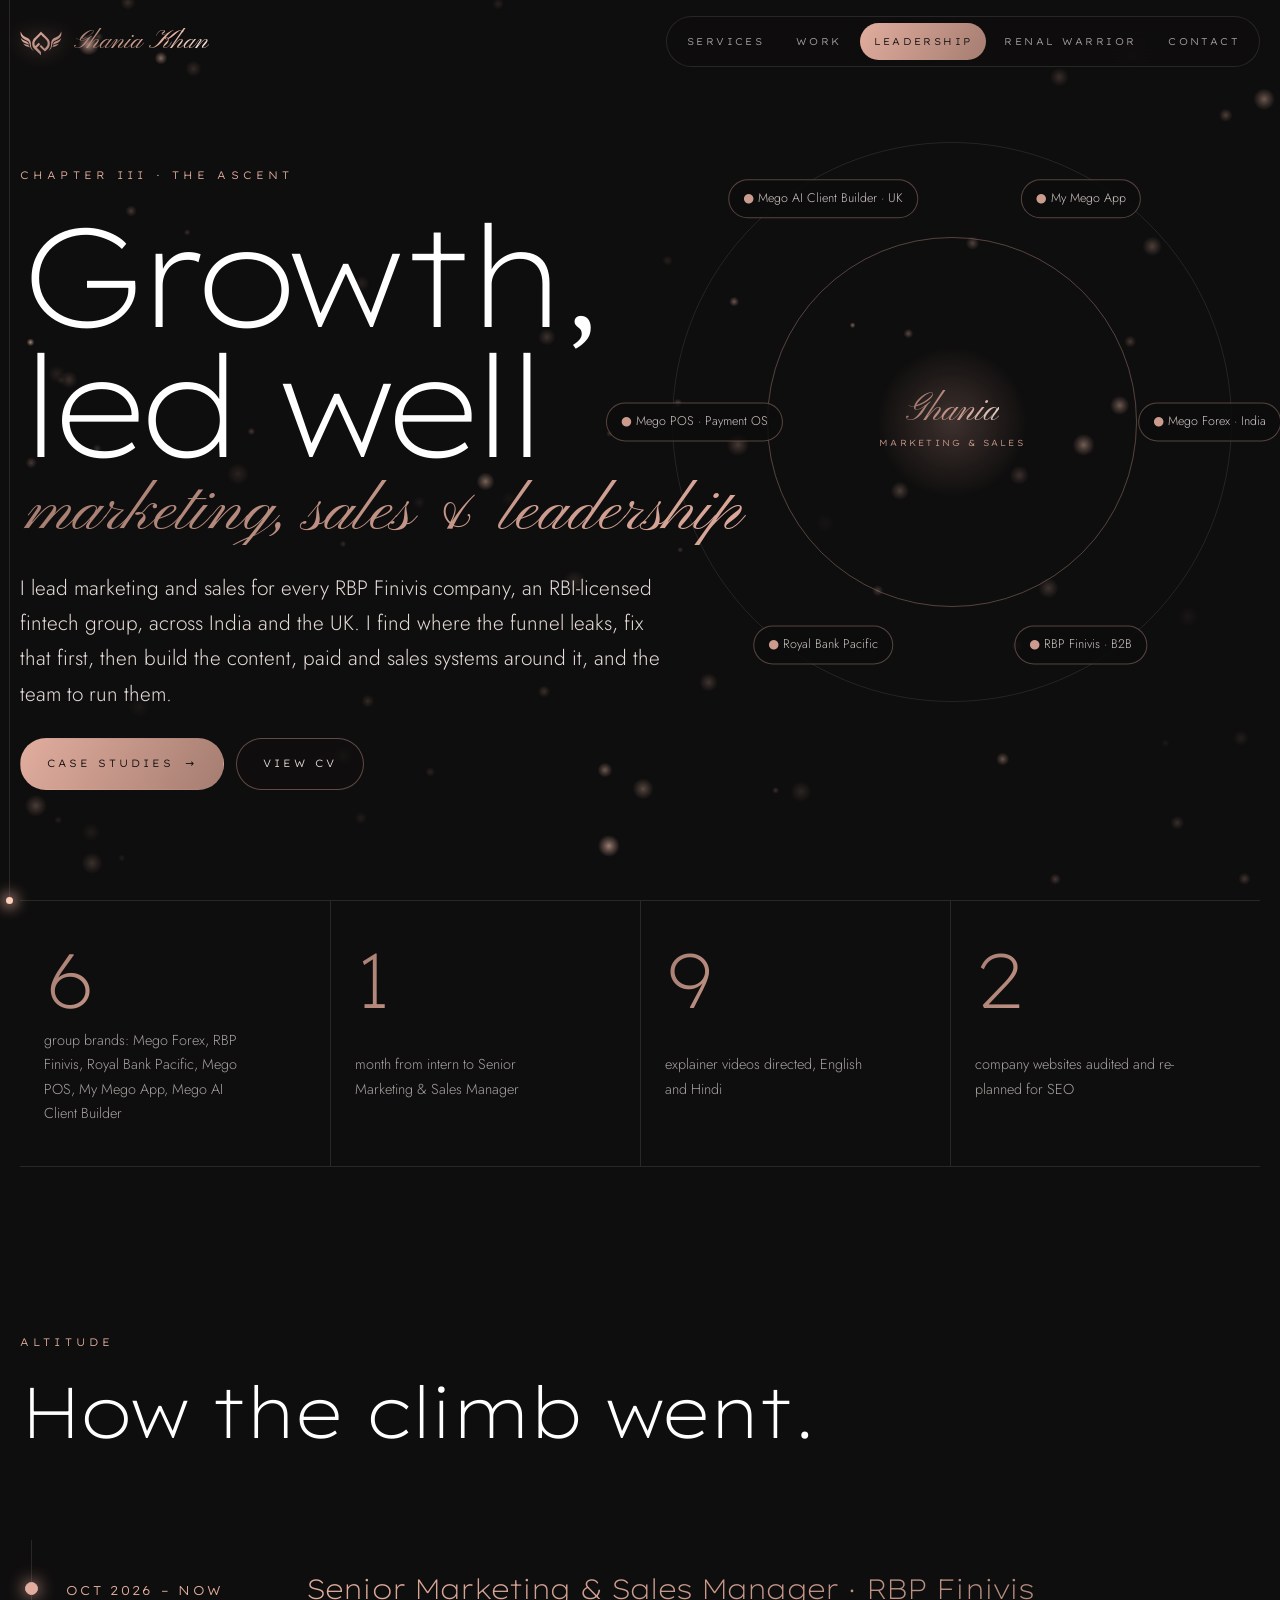
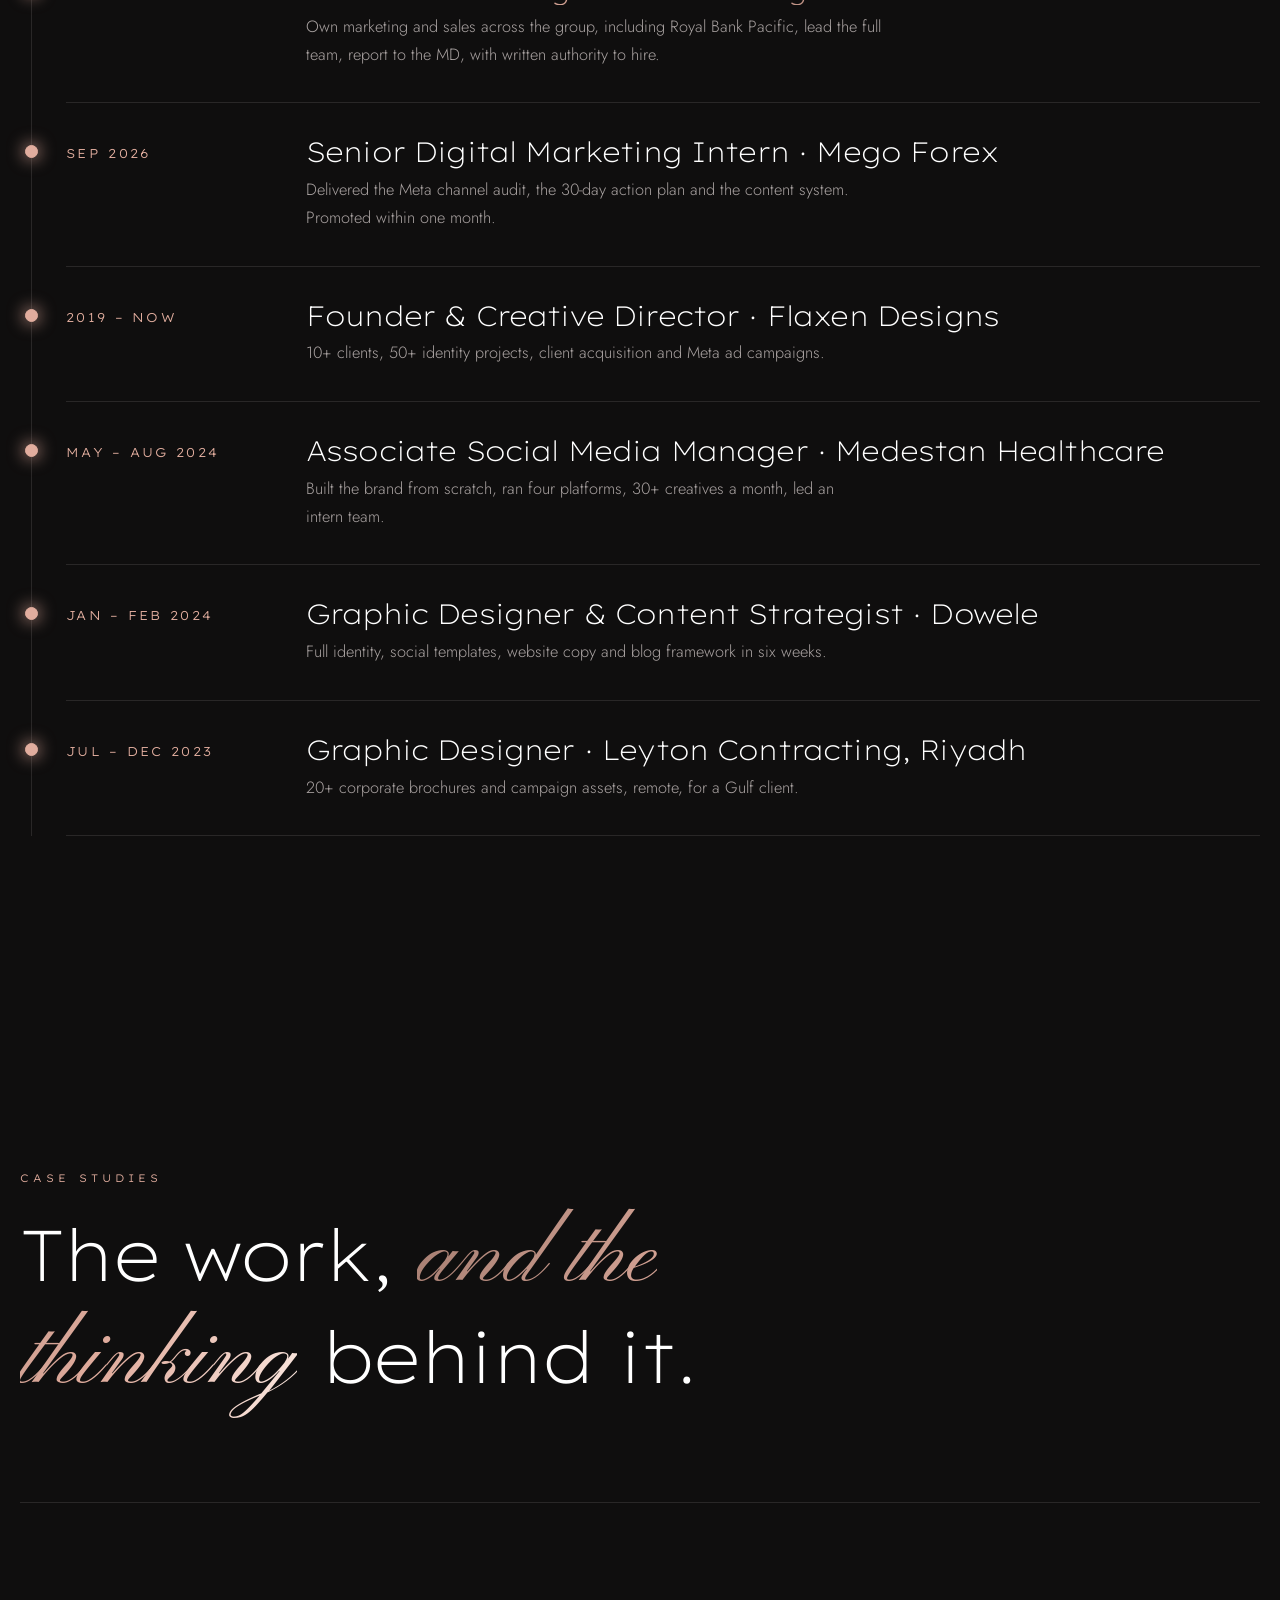
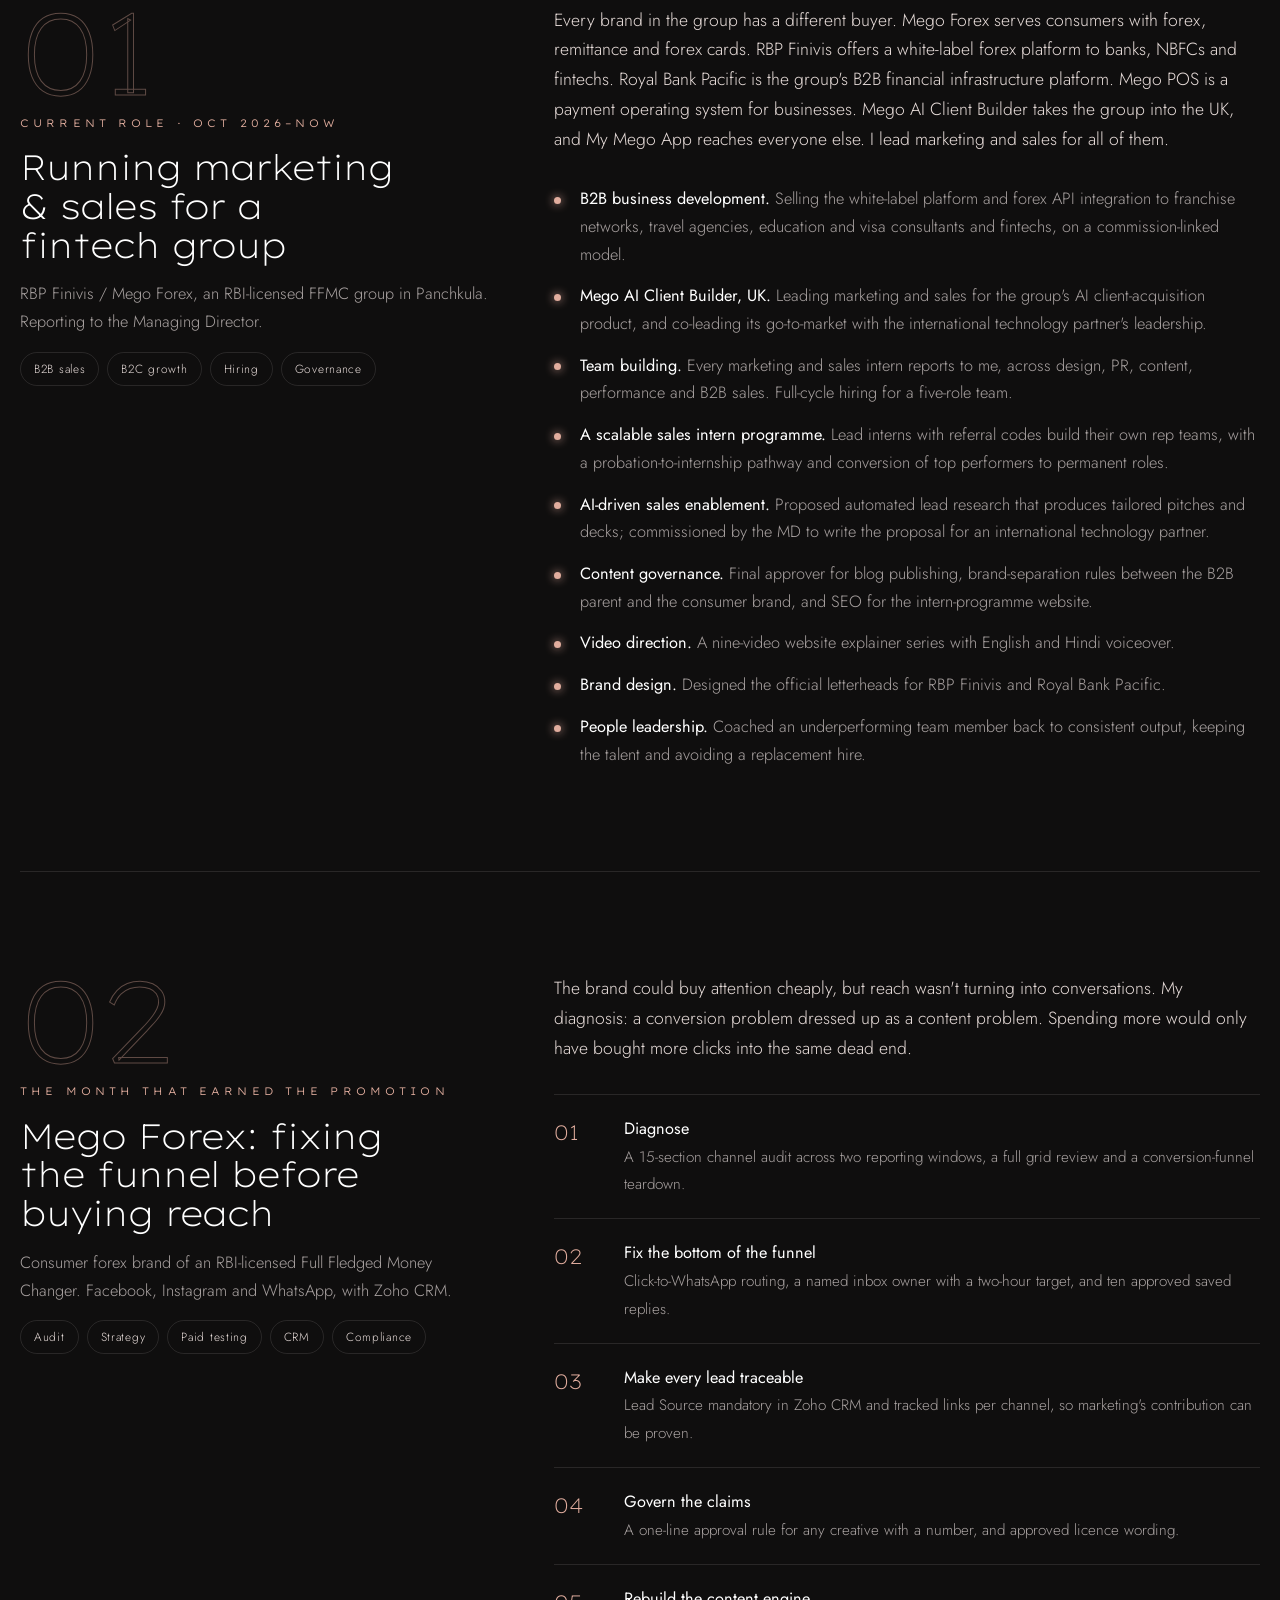
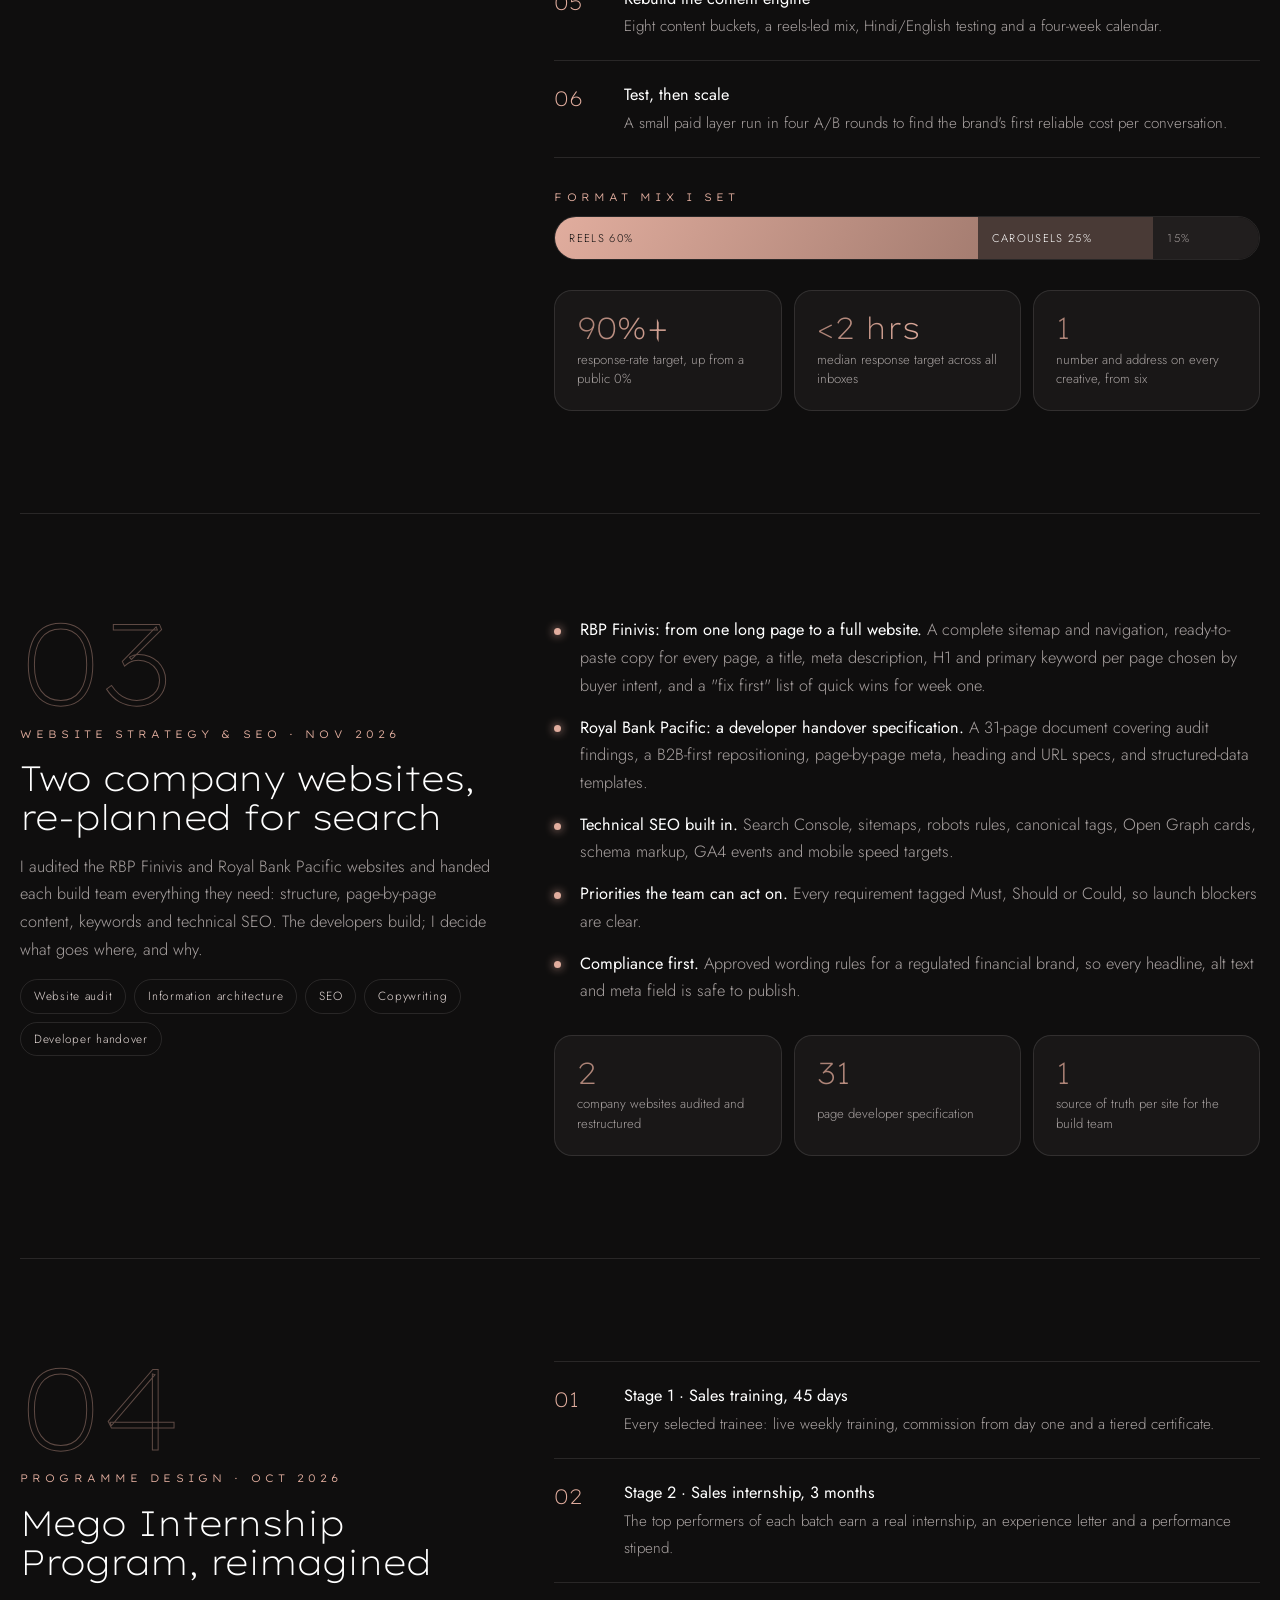
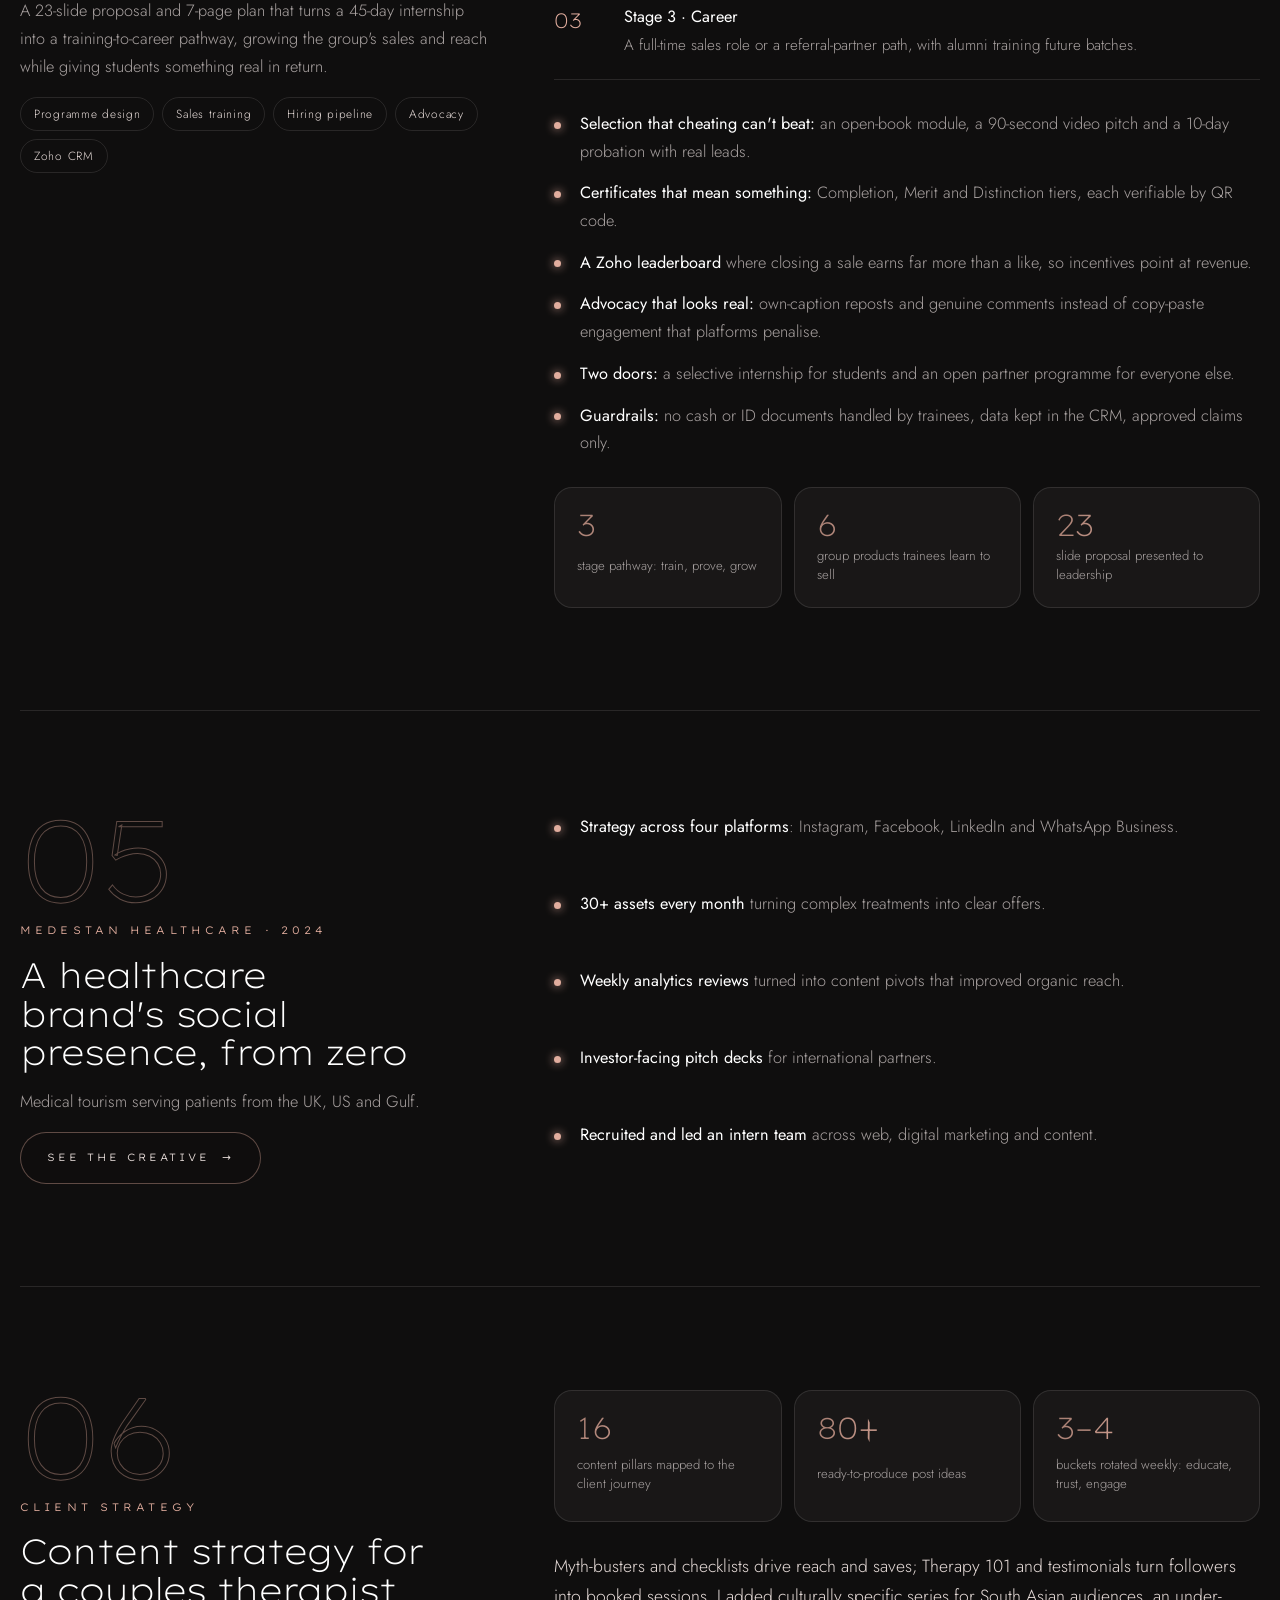
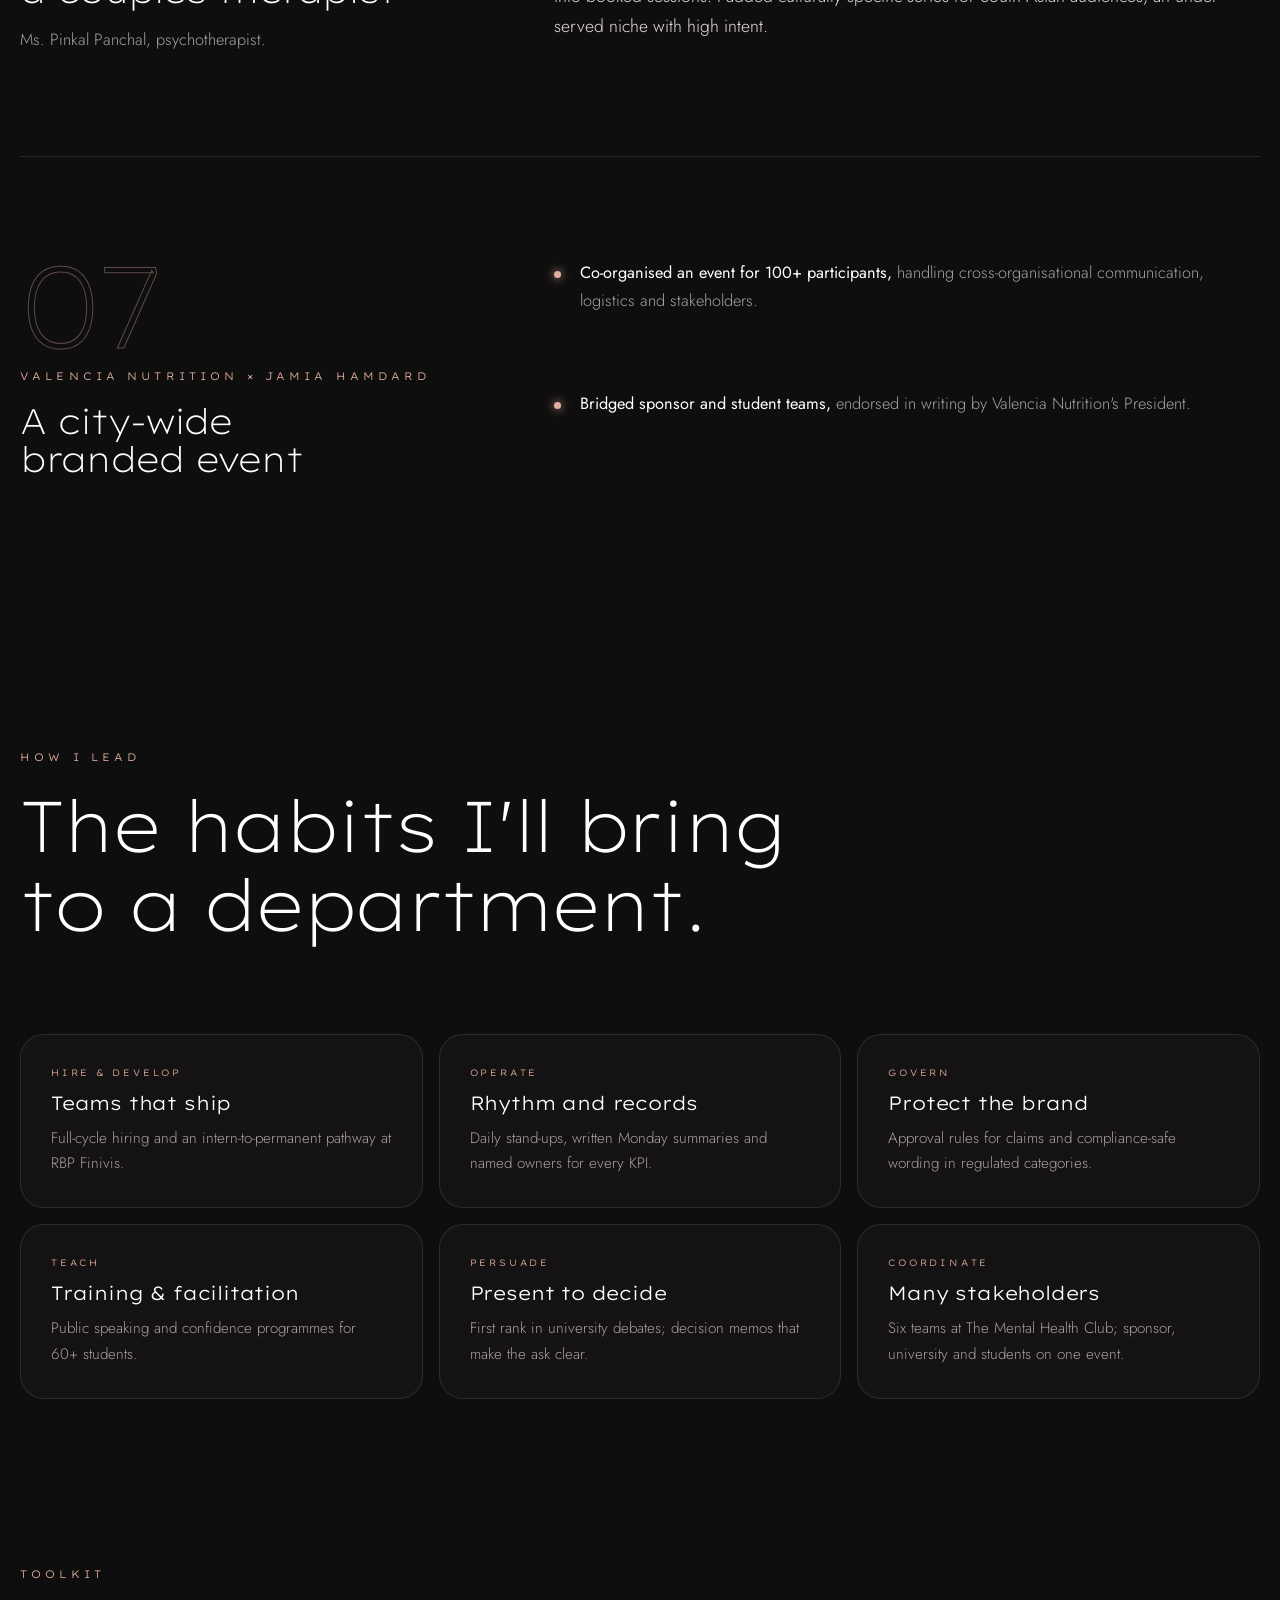
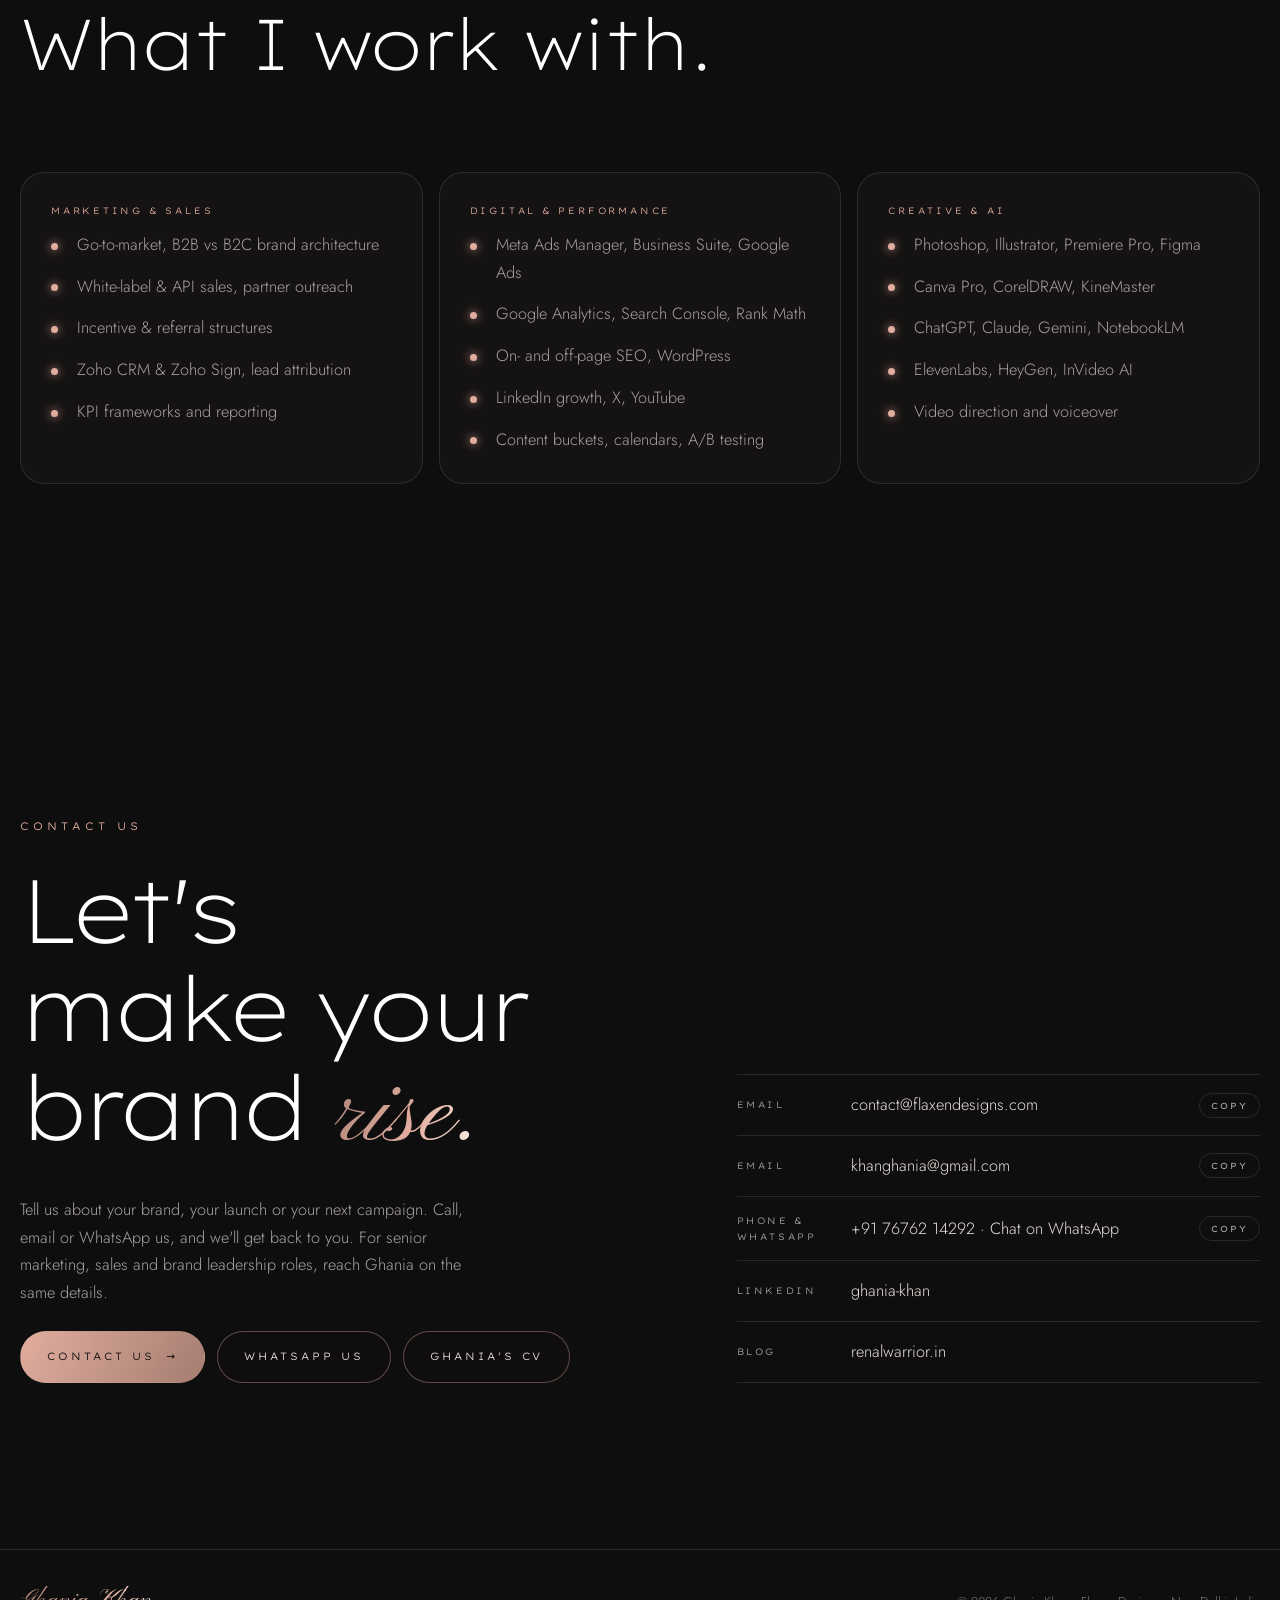
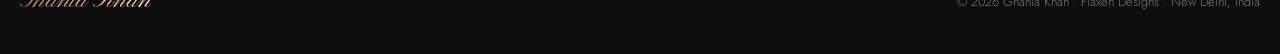
<file: ascent.html>
<!doctype html>
<html lang="en">
<head>
<meta charset="utf-8">
<meta name="viewport" content="width=device-width, initial-scale=1, viewport-fit=cover">
<title>The Ascent · Ghania Khan</title>
<meta name="claude:viewport-fit-sides" content="cover">
<meta name="description" content="Marketing, sales and leadership: Ghania Khan leads marketing and sales across the RBP Finivis group, including Mego Forex, Royal Bank Pacific, Mego POS and Mego AI Client Builder.">
<meta property="og:title" content="The Ascent · Ghania Khan">
<meta property="og:description" content="Marketing, sales and leadership: Ghania Khan leads marketing and sales across the RBP Finivis group, including Mego Forex, Royal Bank Pacific, Mego POS and Mego AI Client Builder.">
<meta property="og:image" content="assets/img/ghania-portrait.jpg">
<meta name="theme-color" content="#0f0e0e">
<link rel="icon" href="assets/img/favicon.svg" type="image/svg+xml">
<link rel="preconnect" href="https://fonts.googleapis.com">
<link rel="preconnect" href="https://fonts.gstatic.com" crossorigin>
<link rel="stylesheet" href="https://fonts.googleapis.com/css2?family=Jost:wght@300;400&family=Lexend+Exa:wght@200;300;400&family=Pinyon+Script&display=swap">
<link rel="stylesheet" href="assets/v2.css">
<script>document.documentElement.classList.add("js")</script>
</head>
<body>
<canvas id="embers" aria-hidden="true"></canvas>
<div class="thread" aria-hidden="true"><i></i></div>
<header class="site">
  <a class="mark" href="index.html" aria-label="Ghania Khan, home"><svg class="wings-svg" viewBox="250 300 580 440" width="42" aria-hidden="true"><defs><linearGradient id="mark-wings" x1="0" y1="0" x2="1" y2="1"><stop offset="0" stop-color="#E1AD9E"/><stop offset="1" stop-color="#A57D71"/></linearGradient></defs><path fill="url(#mark-wings)" d="M818.9,424.6c-4.5,18.8-14.9,33-28.7,44.3c-12.1,9.9-25.7,16.5-39.3,23.3c-8.2,4.1-16.4,8.2-24.2,13.1 c-15.6,9.9-25,25.3-29.5,44.4c-2.3,9.6-4.1,19.4-6.4,29c-2.5,10.2-5.9,19.8-11.2,28.2c-6,13.4-25.1,28.2-36.2,36l0,0 c-4.6,3.3-7.8,5.3-8.1,5.5l15.3-14.5l0,0c8.1-10.9,17.5-25.8,24.3-43.4c0,0,0,0,0,0c0.5-2.3,0.9-4.7,1.3-7.1 c2.4-14.2,3-28.7,3.6-43.1c0.3-6.3,1-12.6,2.3-18.6v0c1.5-7.3,3.9-14.3,7.4-21.1c7.9-15.3,19.4-26.5,33.4-34.2 c12.4-6.8,25.2-12.6,37.8-19c12-6.1,23.4-13.3,33-23.5c12.3-13.1,20.8-28.9,26-46.9c0.1-0.5,0.3-0.9,0.7-2.1 c0.3,1.5,0.5,2.3,0.6,3.1C822.9,393.6,822.6,409.1,818.9,424.6z M372.1,588.3c4,1.1,7.8,3,11.7,4.5c-3.7-13.2-10.6-23.8-22.5-29.7 c-8.7-4.3-18.1-5.8-27.4-7.6c-11-2.1-21.9-4.7-32-10.5c-2.2-1.3-4.3-2.7-6.8-3.8c2.4,3.9,4.6,7.9,7.2,11.6 c12.6,18,29.6,27.4,49.2,31.6c2.6,0.6,5.3,1,8,1.5C363.7,586.6,368,587.1,372.1,588.3z M346.2,545.4c10.4,3.3,20.8,6.2,29.5,14.9 c-4-22.7-15.8-37.7-34.1-46.5c-11.3-5.4-22.9-9.9-34.4-14.8c-13.2-5.7-26.1-12-36.8-22.9c-2.7-2.8-5.3-5.8-7.9-8.7 c-0.2,0.1-0.4,0.2-0.6,0.2c2.1,6.7,3.9,13.5,6.4,20c9.5,24.3,26.9,38.9,48.6,47.7C326.6,539.2,336.4,542.3,346.2,545.4z M423.6,628.4c-2.4-3.1-5.1-6.1-7.3-9.4c-7.1-10.6-10.5-22.9-12.6-35.6c-2.4-14.2-3-28.7-3.6-43.1c-0.6-14-3.3-27.3-9.7-39.7 c-7.9-15.3-19.4-26.5-33.4-34.2c-12.4-6.8-25.2-12.6-37.8-19c-12-6.1-23.4-13.3-33-23.5c-12.3-13.1-20.8-28.9-26-46.9 c-0.1-0.5-0.3-0.9-0.7-2.1c-0.3,1.5-0.5,2.3-0.6,3.1c-1.9,15.6-1.7,31.1,2,46.6c4.5,18.8,14.9,33,28.7,44.3 c12.1,9.9,25.7,16.5,39.3,23.3c8.2,4.1,16.4,8.2,24.2,13.1c15.6,9.9,25,25.3,29.5,44.4c2.3,9.6,4.1,19.4,6.4,29 c2.5,10.2,5.9,19.8,11.2,28.2l0,0c8.7,19.3,44.3,41.5,44.3,41.5L423.6,628.4z M720.5,585.8c2.7-0.5,5.3-0.9,8-1.5 c19.7-4.1,36.6-13.6,49.2-31.6c2.6-3.7,4.8-7.8,7.2-11.6c-2.6,1.1-4.7,2.6-6.8,3.8c-10.1,5.9-21,8.4-32,10.5 c-9.3,1.8-18.6,3.3-27.4,7.6c-12,5.9-18.8,16.5-22.5,29.7c3.9-1.5,7.7-3.4,11.7-4.5C712,587.1,716.3,586.6,720.5,585.8z M763,535.3 c21.7-8.8,39.2-23.4,48.6-47.7c2.5-6.5,4.3-13.3,6.4-20c-0.2-0.1-0.4-0.2-0.6-0.2c-2.6,2.9-5.2,5.9-7.9,8.7 c-10.7,10.8-23.6,17.2-36.8,22.9c-11.5,4.9-23.1,9.4-34.4,14.8c-18.3,8.7-30.1,23.7-34.1,46.5c8.7-8.7,19.1-11.6,29.5-14.9 C743.6,542.3,753.4,539.2,763,535.3z M661,526.3c-1.3-12.1-4.9-23.5-10.6-33.7c-4-7.2-9.1-14-15.2-20.2 c-16.5-16.6-34.2-34.4-57.5-57.8c-9.9-9.9-19.8-19.7-30-29.9l-7.5-7.5c-8.3,8.3-16.6,16.7-24.9,25c-18.5,18.5-37.6,37.7-56.2,56.7 c-1.2,1.2-2.4,2.5-3.7,3.7c-7.6,7.6-15.4,15.5-21,24.1c-1.9,2.9-3.7,6-5.3,9c-18.8,36.2-13,82.4,14.2,114.8 c2.4,2.9,4.9,5.6,7.6,8.1c19.1,18.2,38.2,37.1,56.6,55.3c7.7,7.5,15.3,15.1,23,22.6c3,2.9,5.9,5.9,8.7,8.8c0-15.5,0.1-31,0.1-46.4 c-19.4-19.2-38.9-38.4-58.3-57.5c16.2-16.4,32.5-32.8,48.7-49.3c-7.4-7.4-14.8-14.8-22.2-22.2c-11.9,11.7-23.8,23.5-35.7,35.2 l-13,12.8l-4.6-10.6c-10.4-23.8-4.1-55.4,15.1-75.1c10.9-11.2,22.1-22.6,32.8-33.5c5.9-6,11.7-11.9,17.6-17.9 c3-3.1,6.1-6.2,9.3-9.5l11.7-12l5.7,6.2c1.3,1.4,2.5,2.8,3.7,4.1c2.3,2.6,4.5,5.1,6.7,7.3c6.3,6.3,12.7,12.8,19,19 c12.4,12.4,25.3,25.2,37.6,38.2c16.5,17.4,22.1,39.5,16.3,64c-5.2,22.1-20.7,36.5-34.3,49.3l-5.6,5.2 c-16.9-17.2-33.8-34.4-50.7-51.7c-6.3,6.2-12.7,12.4-19,18.6c24.7,24.7,49.3,49.3,74,74c2.6-2.6,5.3-5.2,7.9-7.7 c7.4-7.2,15-14.7,22.7-22c7.9-7.5,14.6-15.5,20-23.8v0C658.5,578.7,664,553.8,661,526.3z"/></svg><span class="gold">Ghania Khan</span></a>
  <nav class="menu" aria-label="Main"><a href="index.html#services">Services</a><a href="wings.html">Work</a><a href="ascent.html" aria-current="page">Leadership</a><a href="crown.html">Renal Warrior</a><a href="#contact">Contact</a></nav>
</header>
<main>

<header class="p-hero" aria-labelledby="asc-h">
  <div class="emblem" style="width:min(48vw,580px);right:3vw">
    <div class="orbit" aria-hidden="true">
      <div class="ring"></div><div class="ring r2"></div>
      <div class="core"><div><b class="gold">Ghania</b><span>Marketing &amp; Sales</span></div></div>
      <div class="spin">
        <div class="planet" style="transform:rotate(0deg) translate(46cqw) rotate(-0deg)"><div><b>&#9679;</b> Mego Forex &middot; India</div></div>
        <div class="planet" style="transform:rotate(60deg) translate(46cqw) rotate(-60deg)"><div><b>&#9679;</b> RBP Finivis &middot; B2B</div></div>
        <div class="planet" style="transform:rotate(120deg) translate(46cqw) rotate(-120deg)"><div><b>&#9679;</b> Royal Bank Pacific</div></div>
        <div class="planet" style="transform:rotate(180deg) translate(46cqw) rotate(-180deg)"><div><b>&#9679;</b> Mego POS &middot; Payment OS</div></div>
        <div class="planet" style="transform:rotate(240deg) translate(46cqw) rotate(-240deg)"><div><b>&#9679;</b> Mego AI Client Builder &middot; UK</div></div>
        <div class="planet" style="transform:rotate(300deg) translate(46cqw) rotate(-300deg)"><div><b>&#9679;</b> My Mego App</div></div>
      </div>
    </div>
  </div>
  <div class="wrap">
    <span class="eyebrow rv">Chapter III &middot; The Ascent</span>
    <h1 id="asc-h" class="rv d1">Growth,<br>led well<span class="script gold">marketing, sales &amp; leadership</span></h1>
    <p class="lede rv d2">I lead marketing and sales for every RBP Finivis company, an RBI-licensed fintech group, across India and the UK. I find where the funnel leaks, fix that first, then build the content, paid and sales systems around it, and the team to run them.</p>
    <div class="btns rv d3"><a class="btn solid" href="#cases">Case studies <span class="arr">&rarr;</span></a><a class="btn" href="cv.html">View CV</a></div>
  </div>
</header>

<section aria-label="At a glance" style="padding-top:0">
  <div class="wrap">
    <div class="stats rv">
      <div class="stat"><b class="gold" data-count="6">6</b><span>group brands: Mego Forex, RBP Finivis, Royal Bank Pacific, Mego POS, My Mego App, Mego AI Client Builder</span></div>
      <div class="stat"><b class="gold" data-count="1">1</b><span>month from intern to Senior Marketing &amp; Sales Manager</span></div>
      <div class="stat"><b class="gold" data-count="9">9</b><span>explainer videos directed, English and Hindi</span></div>
      <div class="stat"><b class="gold" data-count="2">2</b><span>company websites audited and re-planned for SEO</span></div>
    </div>
  </div>
</section>

<section aria-labelledby="alt-h" style="padding-top:0">
  <div class="wrap">
    <div class="sec-head"><span class="eyebrow rv">Altitude</span><h2 id="alt-h" class="rv d1">How the climb went.</h2></div>
    <div class="timeline">
      <div class="moment peak"><time>Oct 2026 &ndash; now</time><div><h3>Senior Marketing &amp; Sales Manager &middot; RBP Finivis</h3><p>Own marketing and sales across the group, including Royal Bank Pacific, lead the full team, report to the MD, with written authority to hire.</p></div></div>
      <div class="moment"><time>Sep 2026</time><div><h3>Senior Digital Marketing Intern &middot; Mego Forex</h3><p>Delivered the Meta channel audit, the 30-day action plan and the content system. Promoted within one month.</p></div></div>
      <div class="moment"><time>2019 &ndash; now</time><div><h3>Founder &amp; Creative Director &middot; Flaxen Designs</h3><p>10+ clients, 50+ identity projects, client acquisition and Meta ad campaigns.</p></div></div>
      <div class="moment"><time>May &ndash; Aug 2024</time><div><h3>Associate Social Media Manager &middot; Medestan Healthcare</h3><p>Built the brand from scratch, ran four platforms, 30+ creatives a month, led an intern team.</p></div></div>
      <div class="moment"><time>Jan &ndash; Feb 2024</time><div><h3>Graphic Designer &amp; Content Strategist &middot; Dowele</h3><p>Full identity, social templates, website copy and blog framework in six weeks.</p></div></div>
      <div class="moment"><time>Jul &ndash; Dec 2023</time><div><h3>Graphic Designer &middot; Leyton Contracting, Riyadh</h3><p>20+ corporate brochures and campaign assets, remote, for a Gulf client.</p></div></div>
    </div>
  </div>
</section>

<section id="cases" aria-labelledby="cases-h">
  <div class="wrap">
    <div class="sec-head"><span class="eyebrow rv">Case studies</span><h2 id="cases-h" class="rv d1">The work, <span class="script gold" style="font-size:1.3em">and the thinking</span> behind it.</h2></div>

    <article class="case">
      <div class="side rv">
        <span class="no">01</span>
        <span class="eyebrow">Current role &middot; Oct 2026&ndash;now</span>
        <h3>Running marketing &amp; sales for a fintech group</h3>
        <p class="muted">RBP Finivis / Mego Forex, an RBI-licensed FFMC group in Panchkula. Reporting to the Managing Director.</p>
        <div class="chips"><span class="chip">B2B sales</span><span class="chip">B2C growth</span><span class="chip">Hiring</span><span class="chip">Governance</span></div>
      </div>
      <div class="body">
        <p class="rv">Every brand in the group has a different buyer. Mego Forex serves consumers with forex, remittance and forex cards. RBP Finivis offers a white-label forex platform to banks, NBFCs and fintechs. Royal Bank Pacific is the group's B2B financial infrastructure platform. Mego POS is a payment operating system for businesses. Mego AI Client Builder takes the group into the UK, and My Mego App reaches everyone else. I lead marketing and sales for all of them.</p>
        <ul class="bullets rv">
          <li><b>B2B business development.</b> Selling the white-label platform and forex API integration to franchise networks, travel agencies, education and visa consultants and fintechs, on a commission-linked model.</li>
          <li><b>Mego AI Client Builder, UK.</b> Leading marketing and sales for the group's AI client-acquisition product, and co-leading its go-to-market with the international technology partner's leadership.</li>
          <li><b>Team building.</b> Every marketing and sales intern reports to me, across design, PR, content, performance and B2B sales. Full-cycle hiring for a five-role team.</li>
          <li><b>A scalable sales intern programme.</b> Lead interns with referral codes build their own rep teams, with a probation-to-internship pathway and conversion of top performers to permanent roles.</li>
          <li><b>AI-driven sales enablement.</b> Proposed automated lead research that produces tailored pitches and decks; commissioned by the MD to write the proposal for an international technology partner.</li>
          <li><b>Content governance.</b> Final approver for blog publishing, brand-separation rules between the B2B parent and the consumer brand, and SEO for the intern-programme website.</li>
          <li><b>Video direction.</b> A nine-video website explainer series with English and Hindi voiceover.</li>
          <li><b>Brand design.</b> Designed the official letterheads for RBP Finivis and Royal Bank Pacific.</li>
          <li><b>People leadership.</b> Coached an underperforming team member back to consistent output, keeping the talent and avoiding a replacement hire.</li>
        </ul>
      </div>
    </article>

    <article class="case">
      <div class="side rv">
        <span class="no">02</span>
        <span class="eyebrow">The month that earned the promotion</span>
        <h3>Mego Forex: fixing the funnel before buying reach</h3>
        <p class="muted">Consumer forex brand of an RBI-licensed Full Fledged Money Changer. Facebook, Instagram and WhatsApp, with Zoho CRM.</p>
        <div class="chips"><span class="chip">Audit</span><span class="chip">Strategy</span><span class="chip">Paid testing</span><span class="chip">CRM</span><span class="chip">Compliance</span></div>
      </div>
      <div class="body">
        <p class="rv">The brand could buy attention cheaply, but reach wasn't turning into conversations. My diagnosis: a conversion problem dressed up as a content problem. Spending more would only have bought more clicks into the same dead end.</p>
        <ol class="steps rv">
          <li><div><b>Diagnose</b><span>A 15-section channel audit across two reporting windows, a full grid review and a conversion-funnel teardown.</span></div></li>
          <li><div><b>Fix the bottom of the funnel</b><span>Click-to-WhatsApp routing, a named inbox owner with a two-hour target, and ten approved saved replies.</span></div></li>
          <li><div><b>Make every lead traceable</b><span>Lead Source mandatory in Zoho CRM and tracked links per channel, so marketing's contribution can be proven.</span></div></li>
          <li><div><b>Govern the claims</b><span>A one-line approval rule for any creative with a number, and approved licence wording.</span></div></li>
          <li><div><b>Rebuild the content engine</b><span>Eight content buckets, a reels-led mix, Hindi/English testing and a four-week calendar.</span></div></li>
          <li><div><b>Test, then scale</b><span>A small paid layer run in four A/B rounds to find the brand's first reliable cost per conversation.</span></div></li>
        </ol>
        <div class="rv" style="display:grid;gap:10px"><span class="eyebrow">Format mix I set</span><div class="mixbar" role="img" aria-label="60 percent reels, 25 percent carousels, 15 percent static"><span class="a">Reels 60%</span><span class="b">Carousels 25%</span><span class="c">15%</span></div></div>
        <div class="metrics rv">
          <div><b class="gold">90%+</b><span>response-rate target, up from a public 0%</span></div>
          <div><b class="gold">&lt;2 hrs</b><span>median response target across all inboxes</span></div>
          <div><b class="gold">1</b><span>number and address on every creative, from six</span></div>
        </div>
      </div>
    </article>

    <article class="case">
      <div class="side rv">
        <span class="no">03</span>
        <span class="eyebrow">Website strategy &amp; SEO &middot; Nov 2026</span>
        <h3>Two company websites, re-planned for search</h3>
        <p class="muted">I audited the RBP Finivis and Royal Bank Pacific websites and handed each build team everything they need: structure, page-by-page content, keywords and technical SEO. The developers build; I decide what goes where, and why.</p>
        <div class="chips"><span class="chip">Website audit</span><span class="chip">Information architecture</span><span class="chip">SEO</span><span class="chip">Copywriting</span><span class="chip">Developer handover</span></div>
      </div>
      <div class="body">
        <ul class="bullets rv">
          <li><b>RBP Finivis: from one long page to a full website.</b> A complete sitemap and navigation, ready-to-paste copy for every page, a title, meta description, H1 and primary keyword per page chosen by buyer intent, and a "fix first" list of quick wins for week one.</li>
          <li><b>Royal Bank Pacific: a developer handover specification.</b> A 31-page document covering audit findings, a B2B-first repositioning, page-by-page meta, heading and URL specs, and structured-data templates.</li>
          <li><b>Technical SEO built in.</b> Search Console, sitemaps, robots rules, canonical tags, Open Graph cards, schema markup, GA4 events and mobile speed targets.</li>
          <li><b>Priorities the team can act on.</b> Every requirement tagged Must, Should or Could, so launch blockers are clear.</li>
          <li><b>Compliance first.</b> Approved wording rules for a regulated financial brand, so every headline, alt text and meta field is safe to publish.</li>
        </ul>
        <div class="metrics rv">
          <div><b class="gold">2</b><span>company websites audited and restructured</span></div>
          <div><b class="gold">31</b><span>page developer specification</span></div>
          <div><b class="gold">1</b><span>source of truth per site for the build team</span></div>
        </div>
      </div>
    </article>

    <article class="case">
      <div class="side rv">
        <span class="no">04</span>
        <span class="eyebrow">Programme design &middot; Oct 2026</span>
        <h3>Mego Internship Program, reimagined</h3>
        <p class="muted">A 23-slide proposal and 7-page plan that turns a 45-day internship into a training-to-career pathway, growing the group's sales and reach while giving students something real in return.</p>
        <div class="chips"><span class="chip">Programme design</span><span class="chip">Sales training</span><span class="chip">Hiring pipeline</span><span class="chip">Advocacy</span><span class="chip">Zoho CRM</span></div>
      </div>
      <div class="body">
        <ol class="steps rv">
          <li><div><b>Stage 1 &middot; Sales training, 45 days</b><span>Every selected trainee: live weekly training, commission from day one and a tiered certificate.</span></div></li>
          <li><div><b>Stage 2 &middot; Sales internship, 3 months</b><span>The top performers of each batch earn a real internship, an experience letter and a performance stipend.</span></div></li>
          <li><div><b>Stage 3 &middot; Career</b><span>A full-time sales role or a referral-partner path, with alumni training future batches.</span></div></li>
        </ol>
        <ul class="bullets rv">
          <li><b>Selection that cheating can't beat:</b> an open-book module, a 90-second video pitch and a 10-day probation with real leads.</li>
          <li><b>Certificates that mean something:</b> Completion, Merit and Distinction tiers, each verifiable by QR code.</li>
          <li><b>A Zoho leaderboard</b> where closing a sale earns far more than a like, so incentives point at revenue.</li>
          <li><b>Advocacy that looks real:</b> own-caption reposts and genuine comments instead of copy-paste engagement that platforms penalise.</li>
          <li><b>Two doors:</b> a selective internship for students and an open partner programme for everyone else.</li>
          <li><b>Guardrails:</b> no cash or ID documents handled by trainees, data kept in the CRM, approved claims only.</li>
        </ul>
        <div class="metrics rv">
          <div><b class="gold">3</b><span>stage pathway: train, prove, grow</span></div>
          <div><b class="gold">6</b><span>group products trainees learn to sell</span></div>
          <div><b class="gold">23</b><span>slide proposal presented to leadership</span></div>
        </div>
      </div>
    </article>

    <article class="case">
      <div class="side rv">
        <span class="no">05</span>
        <span class="eyebrow">Medestan Healthcare &middot; 2024</span>
        <h3>A healthcare brand's social presence, from zero</h3>
        <p class="muted">Medical tourism serving patients from the UK, US and Gulf.</p>
        <a class="btn" href="wings.html#social-media" style="width:fit-content">See the creative <span class="arr">&rarr;</span></a>
      </div>
      <div class="body">
        <ul class="bullets rv">
          <li><b>Strategy across four platforms</b>: Instagram, Facebook, LinkedIn and WhatsApp Business.</li>
          <li><b>30+ assets every month</b> turning complex treatments into clear offers.</li>
          <li><b>Weekly analytics reviews</b> turned into content pivots that improved organic reach.</li>
          <li><b>Investor-facing pitch decks</b> for international partners.</li>
          <li><b>Recruited and led an intern team</b> across web, digital marketing and content.</li>
        </ul>
      </div>
    </article>

    <article class="case">
      <div class="side rv">
        <span class="no">06</span>
        <span class="eyebrow">Client strategy</span>
        <h3>Content strategy for a couples therapist</h3>
        <p class="muted">Ms. Pinkal Panchal, psychotherapist.</p>
      </div>
      <div class="body">
        <div class="metrics rv">
          <div><b class="gold">16</b><span>content pillars mapped to the client journey</span></div>
          <div><b class="gold">80+</b><span>ready-to-produce post ideas</span></div>
          <div><b class="gold">3&ndash;4</b><span>buckets rotated weekly: educate, trust, engage</span></div>
        </div>
        <p class="rv">Myth-busters and checklists drive reach and saves; Therapy 101 and testimonials turn followers into booked sessions. I added culturally specific series for South Asian audiences, an under-served niche with high intent.</p>
      </div>
    </article>

    <article class="case">
      <div class="side rv">
        <span class="no">07</span>
        <span class="eyebrow">Valencia Nutrition &times; Jamia Hamdard</span>
        <h3>A city-wide branded event</h3>
      </div>
      <div class="body">
        <ul class="bullets rv">
          <li><b>Co-organised an event for 100+ participants,</b> handling cross-organisational communication, logistics and stakeholders.</li>
          <li><b>Bridged sponsor and student teams,</b> endorsed in writing by Valencia Nutrition's President.</li>
        </ul>
      </div>
    </article>
  </div>
</section>

<section id="leadership" aria-labelledby="lead-h" style="padding-top:0">
  <div class="wrap">
    <div class="sec-head"><span class="eyebrow rv">How I lead</span><h2 id="lead-h" class="rv d1">The habits I'll bring to a department.</h2></div>
    <div class="cards">
      <div class="card shine rv"><span class="k">Hire &amp; develop</span><h4>Teams that ship</h4><p>Full-cycle hiring and an intern-to-permanent pathway at RBP Finivis.</p></div>
      <div class="card shine rv d1"><span class="k">Operate</span><h4>Rhythm and records</h4><p>Daily stand-ups, written Monday summaries and named owners for every KPI.</p></div>
      <div class="card shine rv d2"><span class="k">Govern</span><h4>Protect the brand</h4><p>Approval rules for claims and compliance-safe wording in regulated categories.</p></div>
      <div class="card shine rv"><span class="k">Teach</span><h4>Training &amp; facilitation</h4><p>Public speaking and confidence programmes for 60+ students.</p></div>
      <div class="card shine rv d1"><span class="k">Persuade</span><h4>Present to decide</h4><p>First rank in university debates; decision memos that make the ask clear.</p></div>
      <div class="card shine rv d2"><span class="k">Coordinate</span><h4>Many stakeholders</h4><p>Six teams at The Mental Health Club; sponsor, university and students on one event.</p></div>
    </div>
  </div>
</section>

<section aria-labelledby="tool-h" style="padding-top:0">
  <div class="wrap">
    <div class="sec-head"><span class="eyebrow rv">Toolkit</span><h2 id="tool-h" class="rv d1">What I work with.</h2></div>
    <div class="cards">
      <div class="card rv"><span class="k">Marketing &amp; sales</span><ul class="bullets"><li>Go-to-market, B2B vs B2C brand architecture</li><li>White-label &amp; API sales, partner outreach</li><li>Incentive &amp; referral structures</li><li>Zoho CRM &amp; Zoho Sign, lead attribution</li><li>KPI frameworks and reporting</li></ul></div>
      <div class="card rv d1"><span class="k">Digital &amp; performance</span><ul class="bullets"><li>Meta Ads Manager, Business Suite, Google Ads</li><li>Google Analytics, Search Console, Rank Math</li><li>On- and off-page SEO, WordPress</li><li>LinkedIn growth, X, YouTube</li><li>Content buckets, calendars, A/B testing</li></ul></div>
      <div class="card rv d2"><span class="k">Creative &amp; AI</span><ul class="bullets"><li>Photoshop, Illustrator, Premiere Pro, Figma</li><li>Canva Pro, CorelDRAW, KineMaster</li><li>ChatGPT, Claude, Gemini, NotebookLM</li><li>ElevenLabs, HeyGen, InVideo AI</li><li>Video direction and voiceover</li></ul></div>
    </div>
  </div>
</section>

<section class="contact" id="contact" aria-labelledby="contact-h">
  <div class="wrap contact-grid">
    <div style="display:grid;gap:24px">
      <span class="eyebrow rv">Contact us</span>
      <h2 id="contact-h" class="rv d1">Let's make your brand <span class="script gold">rise.</span></h2>
      <p class="muted rv d2" style="max-width:50ch">Tell us about your brand, your launch or your next campaign. Call, email or WhatsApp us, and we'll get back to you. For senior marketing, sales and brand leadership roles, reach Ghania on the same details.</p>
      <div class="btns rv d3"><a class="btn solid" href="mailto:contact@flaxendesigns.com">Contact us <span class="arr">&rarr;</span></a><a class="btn" href="https://wa.me/917676214292" target="_blank" rel="noopener">WhatsApp us</a><a class="btn" href="cv.html">Ghania's CV</a></div>
    </div>
    <div class="clist rv">
      <div><small>Email</small><a class="v" href="mailto:contact@flaxendesigns.com">contact@flaxendesigns.com</a><button class="copy" type="button" data-copy="contact@flaxendesigns.com">Copy</button></div>
      <div><small>Email</small><a class="v" href="mailto:khanghania@gmail.com">khanghania@gmail.com</a><button class="copy" type="button" data-copy="khanghania@gmail.com">Copy</button></div>
      <div><small>Phone &amp; WhatsApp</small><span><span class="v">+91 76762 14292</span> &middot; <a href="https://wa.me/917676214292" target="_blank" rel="noopener">Chat on WhatsApp</a></span><button class="copy" type="button" data-copy="+917676214292">Copy</button></div>
      <div><small>LinkedIn</small><a href="https://www.linkedin.com/in/ghania-khan-826406195/" target="_blank" rel="noopener">ghania-khan</a><span></span></div>
      <div><small>Blog</small><a href="https://renalwarrior.in" target="_blank" rel="noopener">renalwarrior.in</a><span></span></div>
    </div>
  </div>
</section>
</main>
<footer class="site">
  <div class="wrap">
    <span class="script gold">Ghania Khan</span>
    <span>&copy; <span id="year">2026</span> Ghania Khan &middot; Flaxen Designs &middot; New Delhi, India</span>
  </div>
</footer>
<script src="assets/v2.js"></script>
</body>
</html>
</file>
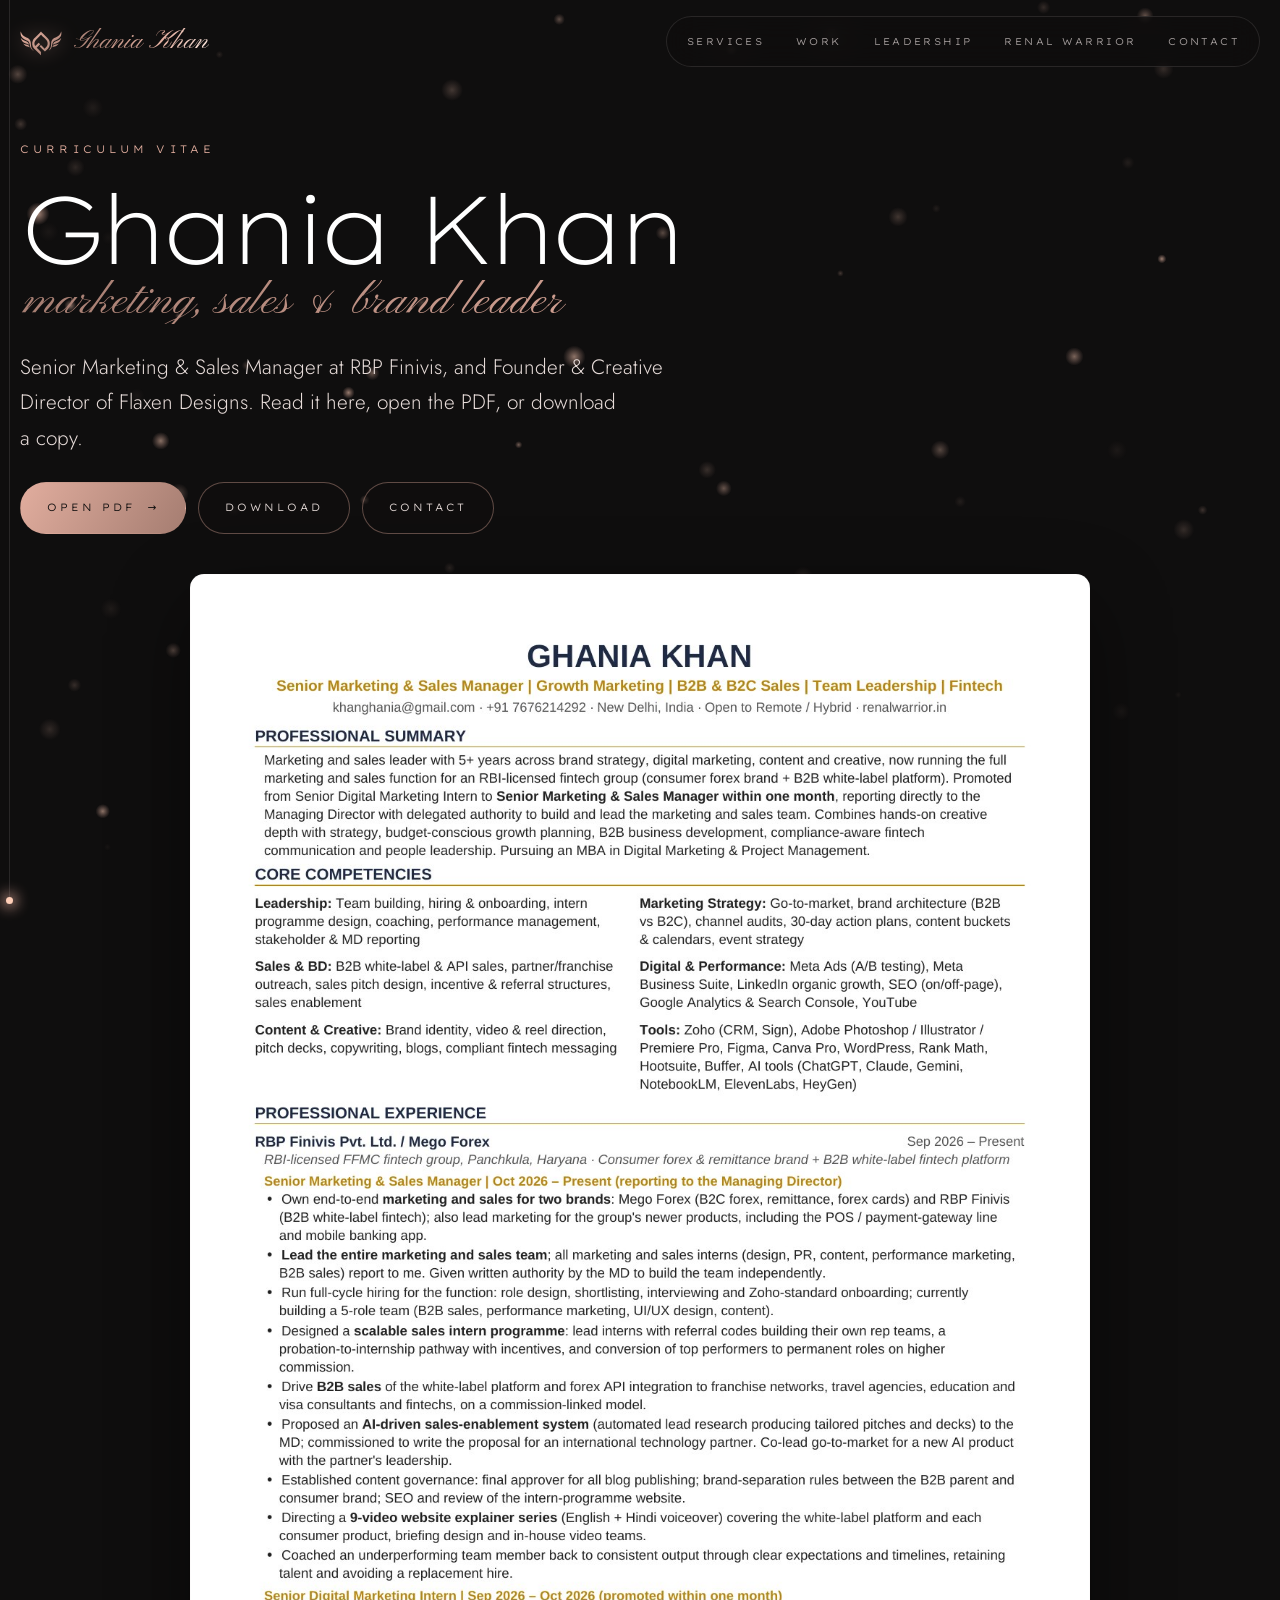
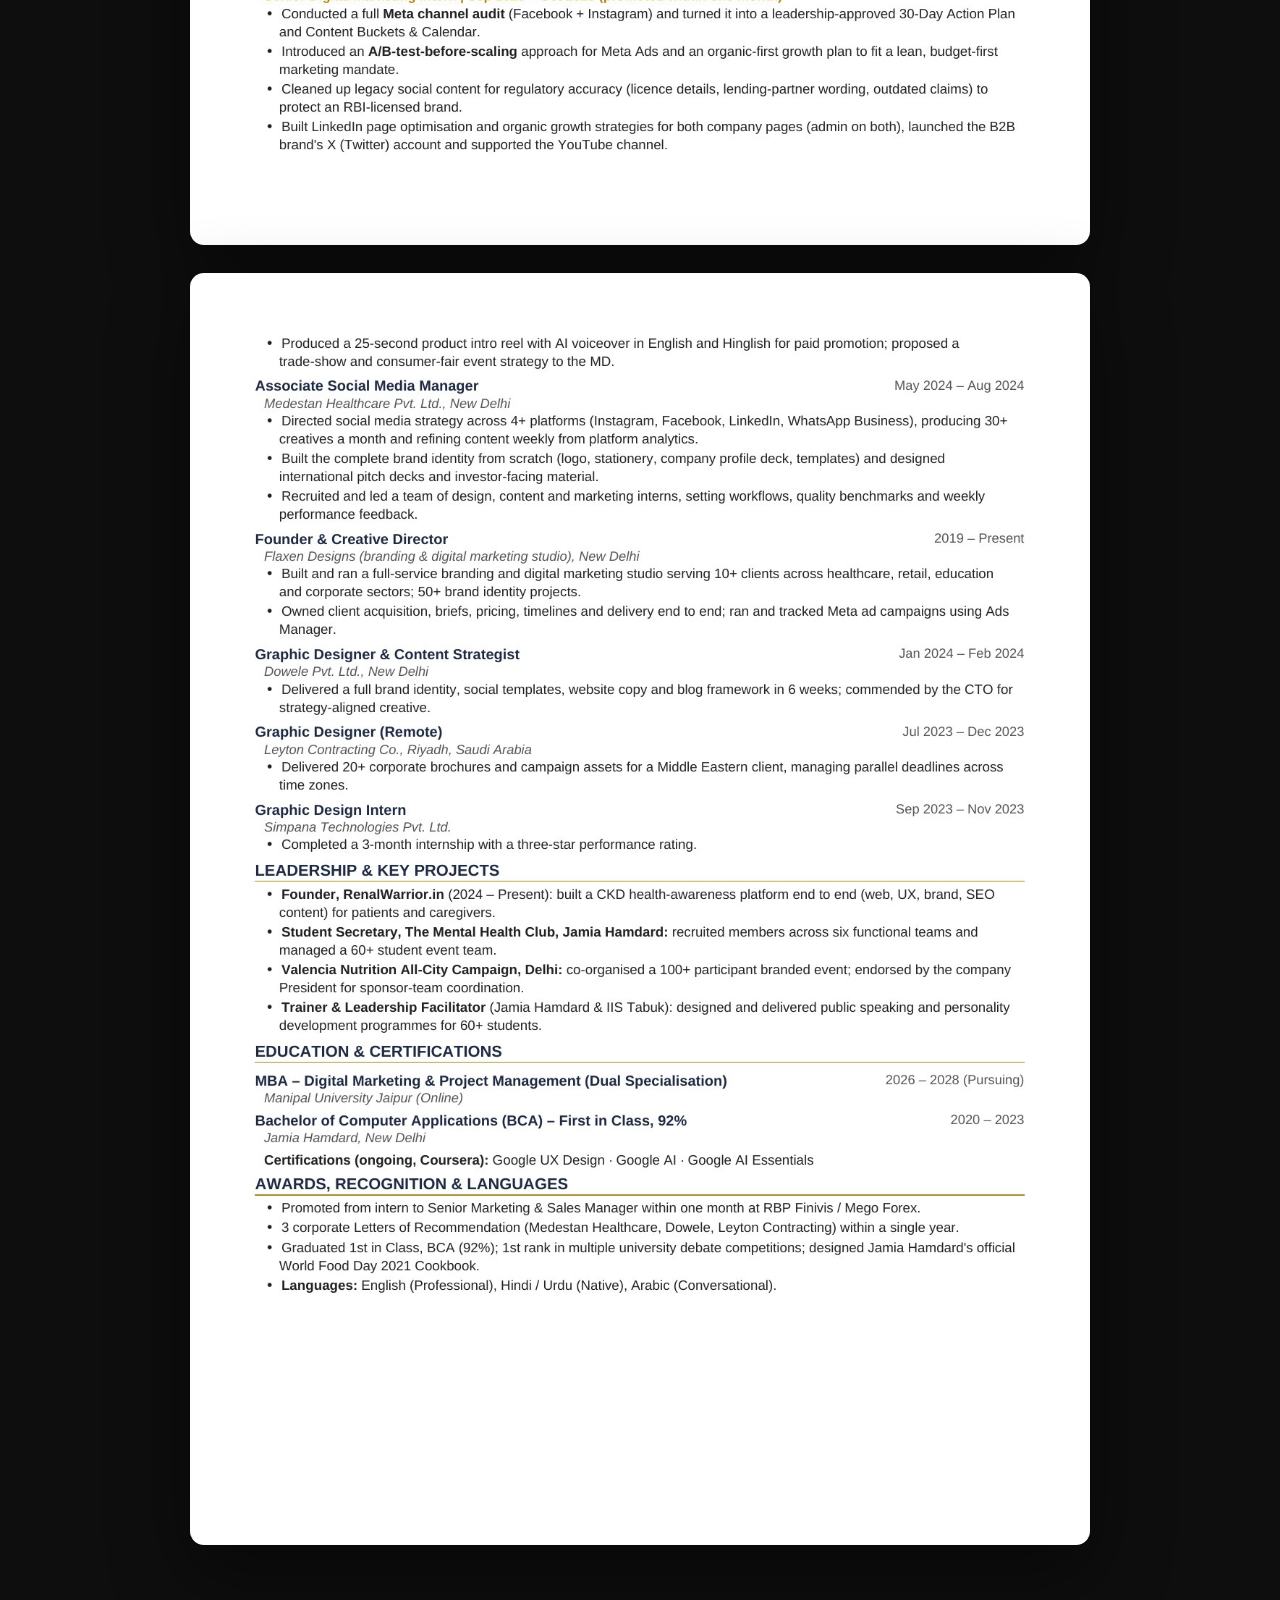
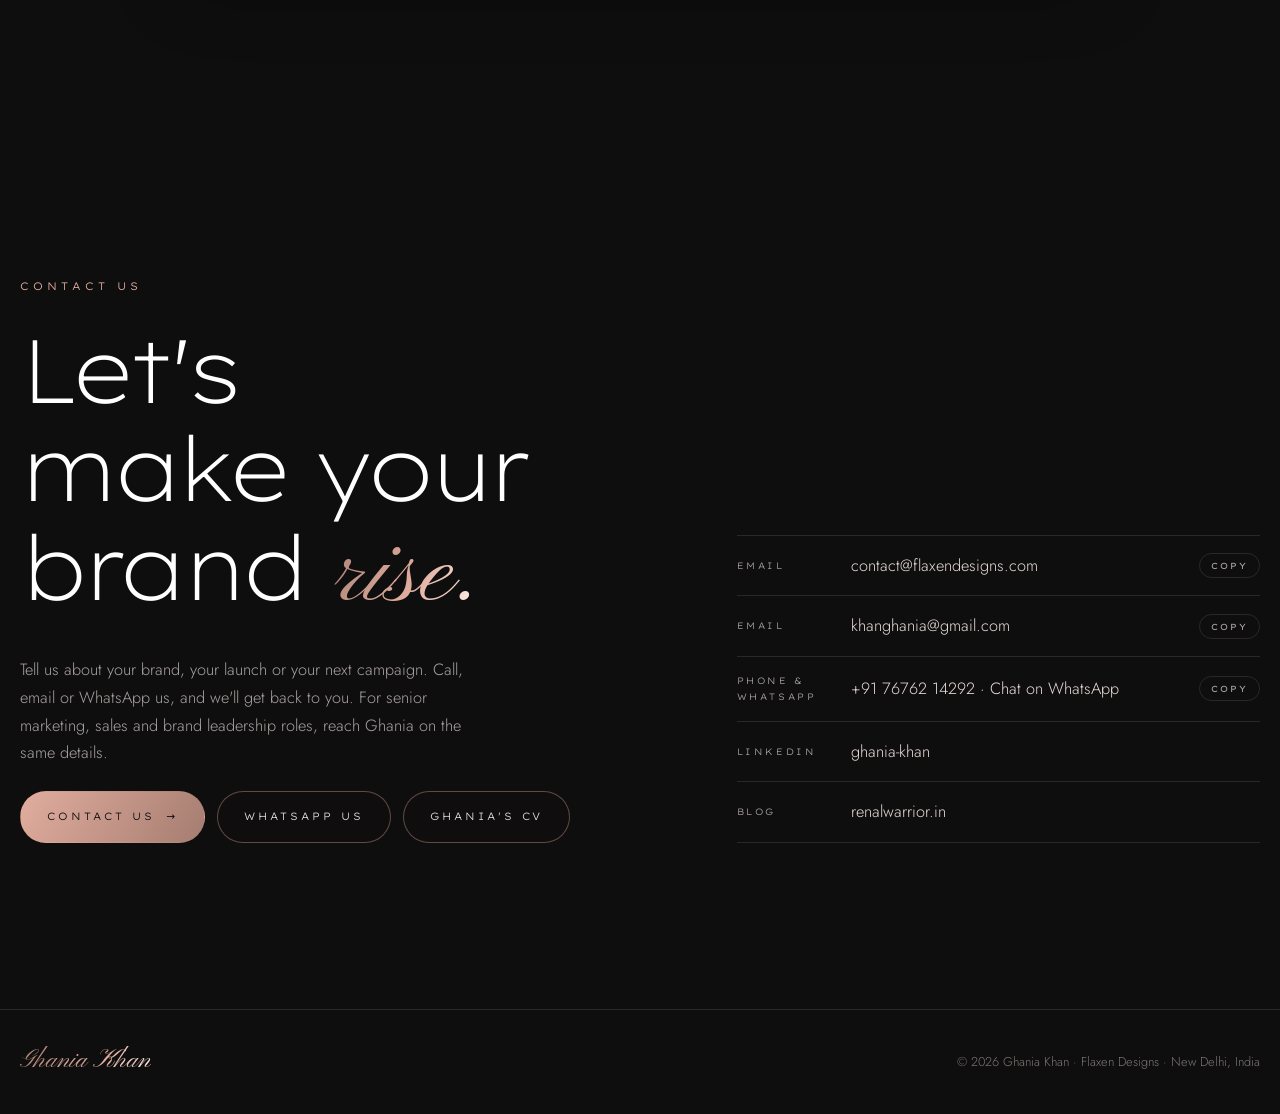
<file: cv.html>
<!doctype html>
<html lang="en">
<head>
<meta charset="utf-8">
<meta name="viewport" content="width=device-width, initial-scale=1, viewport-fit=cover">
<title>CV · Ghania Khan</title>
<meta name="claude:viewport-fit-sides" content="cover">
<meta name="description" content="Curriculum vitae of Ghania Khan: Senior Marketing & Sales Manager at RBP Finivis and Founder & Creative Director of Flaxen Designs.">
<meta property="og:title" content="CV · Ghania Khan">
<meta property="og:description" content="Curriculum vitae of Ghania Khan: Senior Marketing & Sales Manager at RBP Finivis and Founder & Creative Director of Flaxen Designs.">
<meta property="og:image" content="assets/img/ghania-portrait.jpg">
<meta name="theme-color" content="#0f0e0e">
<link rel="icon" href="assets/img/favicon.svg" type="image/svg+xml">
<link rel="preconnect" href="https://fonts.googleapis.com">
<link rel="preconnect" href="https://fonts.gstatic.com" crossorigin>
<link rel="stylesheet" href="https://fonts.googleapis.com/css2?family=Jost:wght@300;400&family=Lexend+Exa:wght@200;300;400&family=Pinyon+Script&display=swap">
<link rel="stylesheet" href="assets/v2.css">
<script>document.documentElement.classList.add("js")</script>
</head>
<body>
<canvas id="embers" aria-hidden="true"></canvas>
<div class="thread" aria-hidden="true"><i></i></div>
<header class="site">
  <a class="mark" href="index.html" aria-label="Ghania Khan, home"><svg class="wings-svg" viewBox="250 300 580 440" width="42" aria-hidden="true"><defs><linearGradient id="mark-wings" x1="0" y1="0" x2="1" y2="1"><stop offset="0" stop-color="#E1AD9E"/><stop offset="1" stop-color="#A57D71"/></linearGradient></defs><path fill="url(#mark-wings)" d="M818.9,424.6c-4.5,18.8-14.9,33-28.7,44.3c-12.1,9.9-25.7,16.5-39.3,23.3c-8.2,4.1-16.4,8.2-24.2,13.1 c-15.6,9.9-25,25.3-29.5,44.4c-2.3,9.6-4.1,19.4-6.4,29c-2.5,10.2-5.9,19.8-11.2,28.2c-6,13.4-25.1,28.2-36.2,36l0,0 c-4.6,3.3-7.8,5.3-8.1,5.5l15.3-14.5l0,0c8.1-10.9,17.5-25.8,24.3-43.4c0,0,0,0,0,0c0.5-2.3,0.9-4.7,1.3-7.1 c2.4-14.2,3-28.7,3.6-43.1c0.3-6.3,1-12.6,2.3-18.6v0c1.5-7.3,3.9-14.3,7.4-21.1c7.9-15.3,19.4-26.5,33.4-34.2 c12.4-6.8,25.2-12.6,37.8-19c12-6.1,23.4-13.3,33-23.5c12.3-13.1,20.8-28.9,26-46.9c0.1-0.5,0.3-0.9,0.7-2.1 c0.3,1.5,0.5,2.3,0.6,3.1C822.9,393.6,822.6,409.1,818.9,424.6z M372.1,588.3c4,1.1,7.8,3,11.7,4.5c-3.7-13.2-10.6-23.8-22.5-29.7 c-8.7-4.3-18.1-5.8-27.4-7.6c-11-2.1-21.9-4.7-32-10.5c-2.2-1.3-4.3-2.7-6.8-3.8c2.4,3.9,4.6,7.9,7.2,11.6 c12.6,18,29.6,27.4,49.2,31.6c2.6,0.6,5.3,1,8,1.5C363.7,586.6,368,587.1,372.1,588.3z M346.2,545.4c10.4,3.3,20.8,6.2,29.5,14.9 c-4-22.7-15.8-37.7-34.1-46.5c-11.3-5.4-22.9-9.9-34.4-14.8c-13.2-5.7-26.1-12-36.8-22.9c-2.7-2.8-5.3-5.8-7.9-8.7 c-0.2,0.1-0.4,0.2-0.6,0.2c2.1,6.7,3.9,13.5,6.4,20c9.5,24.3,26.9,38.9,48.6,47.7C326.6,539.2,336.4,542.3,346.2,545.4z M423.6,628.4c-2.4-3.1-5.1-6.1-7.3-9.4c-7.1-10.6-10.5-22.9-12.6-35.6c-2.4-14.2-3-28.7-3.6-43.1c-0.6-14-3.3-27.3-9.7-39.7 c-7.9-15.3-19.4-26.5-33.4-34.2c-12.4-6.8-25.2-12.6-37.8-19c-12-6.1-23.4-13.3-33-23.5c-12.3-13.1-20.8-28.9-26-46.9 c-0.1-0.5-0.3-0.9-0.7-2.1c-0.3,1.5-0.5,2.3-0.6,3.1c-1.9,15.6-1.7,31.1,2,46.6c4.5,18.8,14.9,33,28.7,44.3 c12.1,9.9,25.7,16.5,39.3,23.3c8.2,4.1,16.4,8.2,24.2,13.1c15.6,9.9,25,25.3,29.5,44.4c2.3,9.6,4.1,19.4,6.4,29 c2.5,10.2,5.9,19.8,11.2,28.2l0,0c8.7,19.3,44.3,41.5,44.3,41.5L423.6,628.4z M720.5,585.8c2.7-0.5,5.3-0.9,8-1.5 c19.7-4.1,36.6-13.6,49.2-31.6c2.6-3.7,4.8-7.8,7.2-11.6c-2.6,1.1-4.7,2.6-6.8,3.8c-10.1,5.9-21,8.4-32,10.5 c-9.3,1.8-18.6,3.3-27.4,7.6c-12,5.9-18.8,16.5-22.5,29.7c3.9-1.5,7.7-3.4,11.7-4.5C712,587.1,716.3,586.6,720.5,585.8z M763,535.3 c21.7-8.8,39.2-23.4,48.6-47.7c2.5-6.5,4.3-13.3,6.4-20c-0.2-0.1-0.4-0.2-0.6-0.2c-2.6,2.9-5.2,5.9-7.9,8.7 c-10.7,10.8-23.6,17.2-36.8,22.9c-11.5,4.9-23.1,9.4-34.4,14.8c-18.3,8.7-30.1,23.7-34.1,46.5c8.7-8.7,19.1-11.6,29.5-14.9 C743.6,542.3,753.4,539.2,763,535.3z M661,526.3c-1.3-12.1-4.9-23.5-10.6-33.7c-4-7.2-9.1-14-15.2-20.2 c-16.5-16.6-34.2-34.4-57.5-57.8c-9.9-9.9-19.8-19.7-30-29.9l-7.5-7.5c-8.3,8.3-16.6,16.7-24.9,25c-18.5,18.5-37.6,37.7-56.2,56.7 c-1.2,1.2-2.4,2.5-3.7,3.7c-7.6,7.6-15.4,15.5-21,24.1c-1.9,2.9-3.7,6-5.3,9c-18.8,36.2-13,82.4,14.2,114.8 c2.4,2.9,4.9,5.6,7.6,8.1c19.1,18.2,38.2,37.1,56.6,55.3c7.7,7.5,15.3,15.1,23,22.6c3,2.9,5.9,5.9,8.7,8.8c0-15.5,0.1-31,0.1-46.4 c-19.4-19.2-38.9-38.4-58.3-57.5c16.2-16.4,32.5-32.8,48.7-49.3c-7.4-7.4-14.8-14.8-22.2-22.2c-11.9,11.7-23.8,23.5-35.7,35.2 l-13,12.8l-4.6-10.6c-10.4-23.8-4.1-55.4,15.1-75.1c10.9-11.2,22.1-22.6,32.8-33.5c5.9-6,11.7-11.9,17.6-17.9 c3-3.1,6.1-6.2,9.3-9.5l11.7-12l5.7,6.2c1.3,1.4,2.5,2.8,3.7,4.1c2.3,2.6,4.5,5.1,6.7,7.3c6.3,6.3,12.7,12.8,19,19 c12.4,12.4,25.3,25.2,37.6,38.2c16.5,17.4,22.1,39.5,16.3,64c-5.2,22.1-20.7,36.5-34.3,49.3l-5.6,5.2 c-16.9-17.2-33.8-34.4-50.7-51.7c-6.3,6.2-12.7,12.4-19,18.6c24.7,24.7,49.3,49.3,74,74c2.6-2.6,5.3-5.2,7.9-7.7 c7.4-7.2,15-14.7,22.7-22c7.9-7.5,14.6-15.5,20-23.8v0C658.5,578.7,664,553.8,661,526.3z"/></svg><span class="gold">Ghania Khan</span></a>
  <nav class="menu" aria-label="Main"><a href="index.html#services">Services</a><a href="wings.html">Work</a><a href="ascent.html">Leadership</a><a href="crown.html">Renal Warrior</a><a href="#contact">Contact</a></nav>
</header>
<main>

<header class="p-hero" style="min-height:auto;padding-bottom:40px" aria-labelledby="cv-h">
  <div class="wrap">
    <span class="eyebrow rv">Curriculum vitae</span>
    <h1 id="cv-h" class="rv d1" style="font-size:clamp(2.6rem,8vw,6rem)">Ghania Khan<span class="script gold">marketing, sales &amp; brand leader</span></h1>
    <p class="lede rv d2">Senior Marketing &amp; Sales Manager at RBP Finivis, and Founder &amp; Creative Director of Flaxen Designs. Read it here, open the PDF, or download a copy.</p>
    <div class="btns rv d3">
      <a class="btn solid" href="assets/Ghania_Khan_CV.pdf" target="_blank" rel="noopener">Open PDF <span class="arr">&rarr;</span></a>
      <a class="btn" href="assets/Ghania_Khan_CV.pdf" download="Ghania_Khan_CV.pdf">Download</a>
      <a class="btn" href="#contact">Contact</a>
    </div>
  </div>
</header>

<section aria-label="CV pages" style="padding-top:0">
  <div class="wrap">
    <div class="cv-pages">
      <img class="rv" src="assets/cv/page-1.jpg" alt="Ghania Khan CV, page 1" width="1241" height="1754">
      <img class="rv d1" src="assets/cv/page-2.jpg" alt="Ghania Khan CV, page 2" width="1241" height="1754" loading="lazy">
    </div>
  </div>
</section>

<section class="contact" id="contact" aria-labelledby="contact-h">
  <div class="wrap contact-grid">
    <div style="display:grid;gap:24px">
      <span class="eyebrow rv">Contact us</span>
      <h2 id="contact-h" class="rv d1">Let's make your brand <span class="script gold">rise.</span></h2>
      <p class="muted rv d2" style="max-width:50ch">Tell us about your brand, your launch or your next campaign. Call, email or WhatsApp us, and we'll get back to you. For senior marketing, sales and brand leadership roles, reach Ghania on the same details.</p>
      <div class="btns rv d3"><a class="btn solid" href="mailto:contact@flaxendesigns.com">Contact us <span class="arr">&rarr;</span></a><a class="btn" href="https://wa.me/917676214292" target="_blank" rel="noopener">WhatsApp us</a><a class="btn" href="cv.html">Ghania's CV</a></div>
    </div>
    <div class="clist rv">
      <div><small>Email</small><a class="v" href="mailto:contact@flaxendesigns.com">contact@flaxendesigns.com</a><button class="copy" type="button" data-copy="contact@flaxendesigns.com">Copy</button></div>
      <div><small>Email</small><a class="v" href="mailto:khanghania@gmail.com">khanghania@gmail.com</a><button class="copy" type="button" data-copy="khanghania@gmail.com">Copy</button></div>
      <div><small>Phone &amp; WhatsApp</small><span><span class="v">+91 76762 14292</span> &middot; <a href="https://wa.me/917676214292" target="_blank" rel="noopener">Chat on WhatsApp</a></span><button class="copy" type="button" data-copy="+917676214292">Copy</button></div>
      <div><small>LinkedIn</small><a href="https://www.linkedin.com/in/ghania-khan-826406195/" target="_blank" rel="noopener">ghania-khan</a><span></span></div>
      <div><small>Blog</small><a href="https://renalwarrior.in" target="_blank" rel="noopener">renalwarrior.in</a><span></span></div>
    </div>
  </div>
</section>
</main>
<footer class="site">
  <div class="wrap">
    <span class="script gold">Ghania Khan</span>
    <span>&copy; <span id="year">2026</span> Ghania Khan &middot; Flaxen Designs &middot; New Delhi, India</span>
  </div>
</footer>
<script src="assets/v2.js"></script>
</body>
</html>
</file>
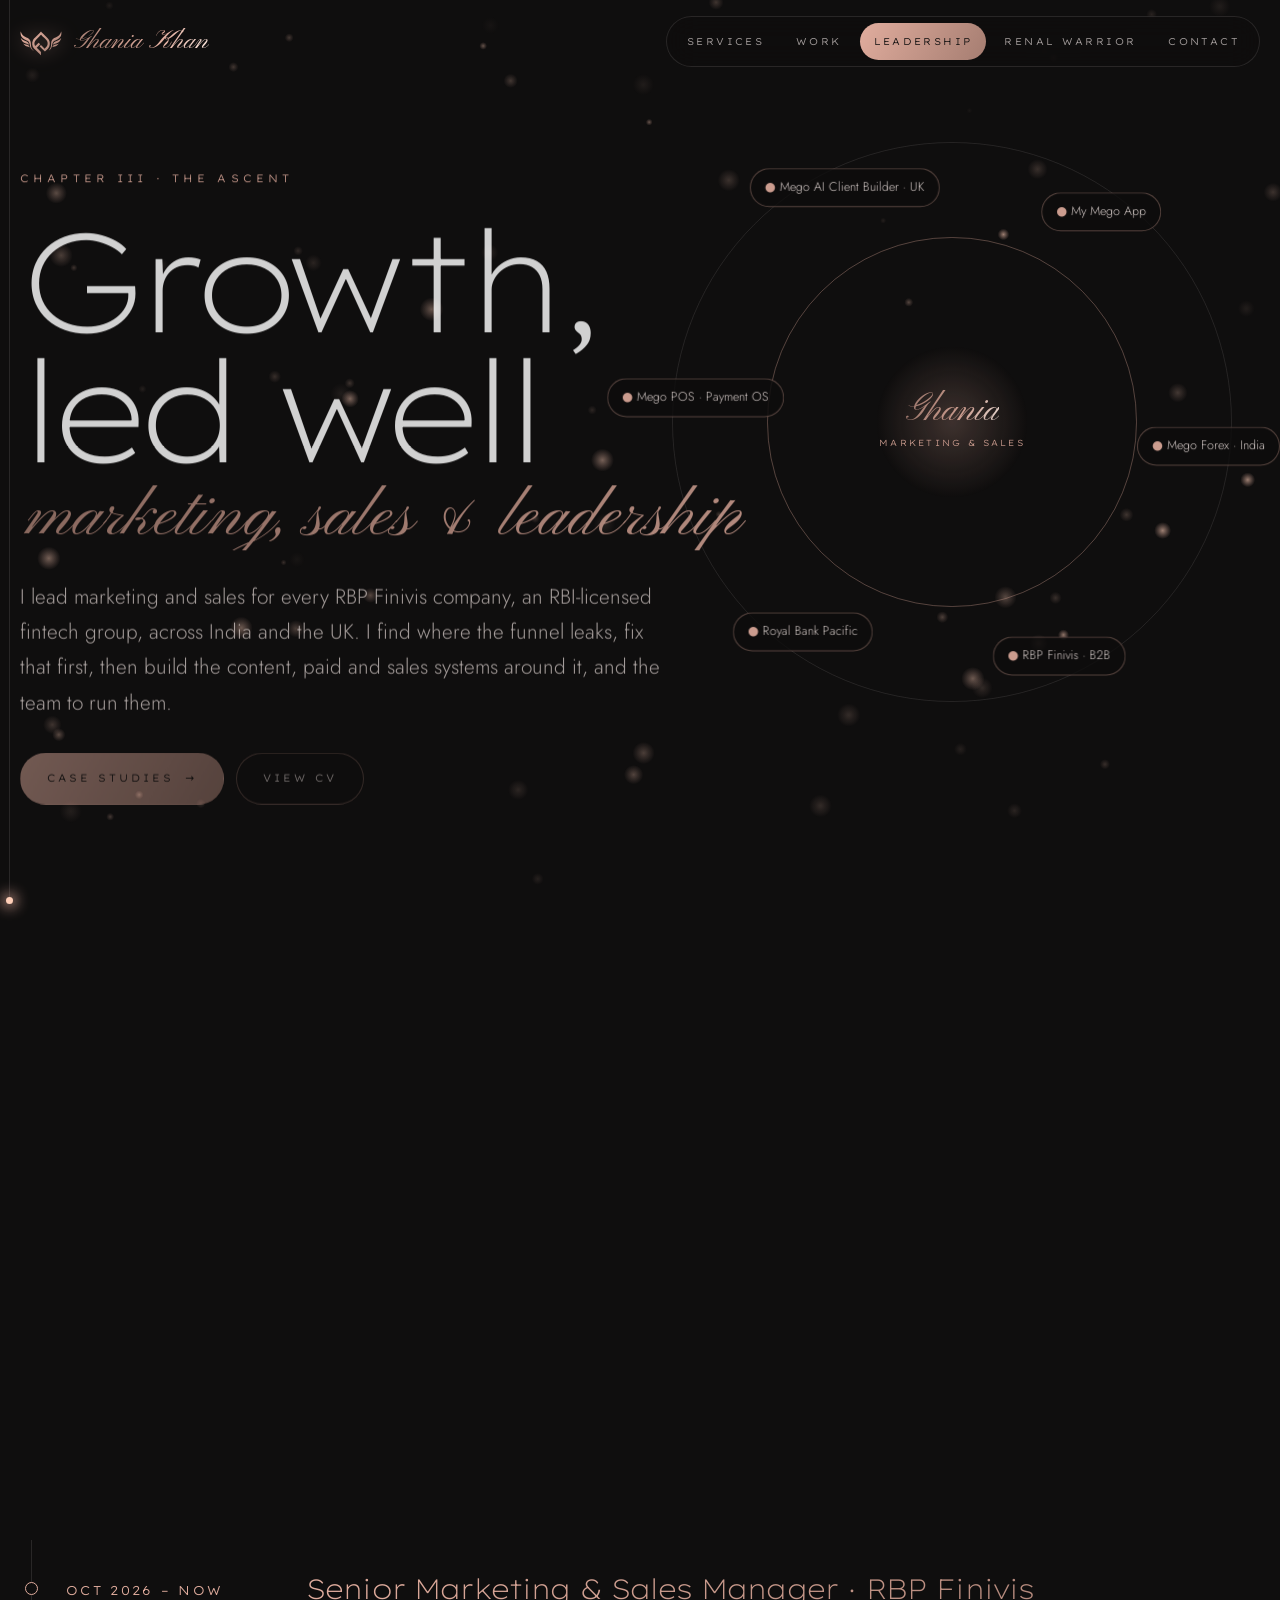
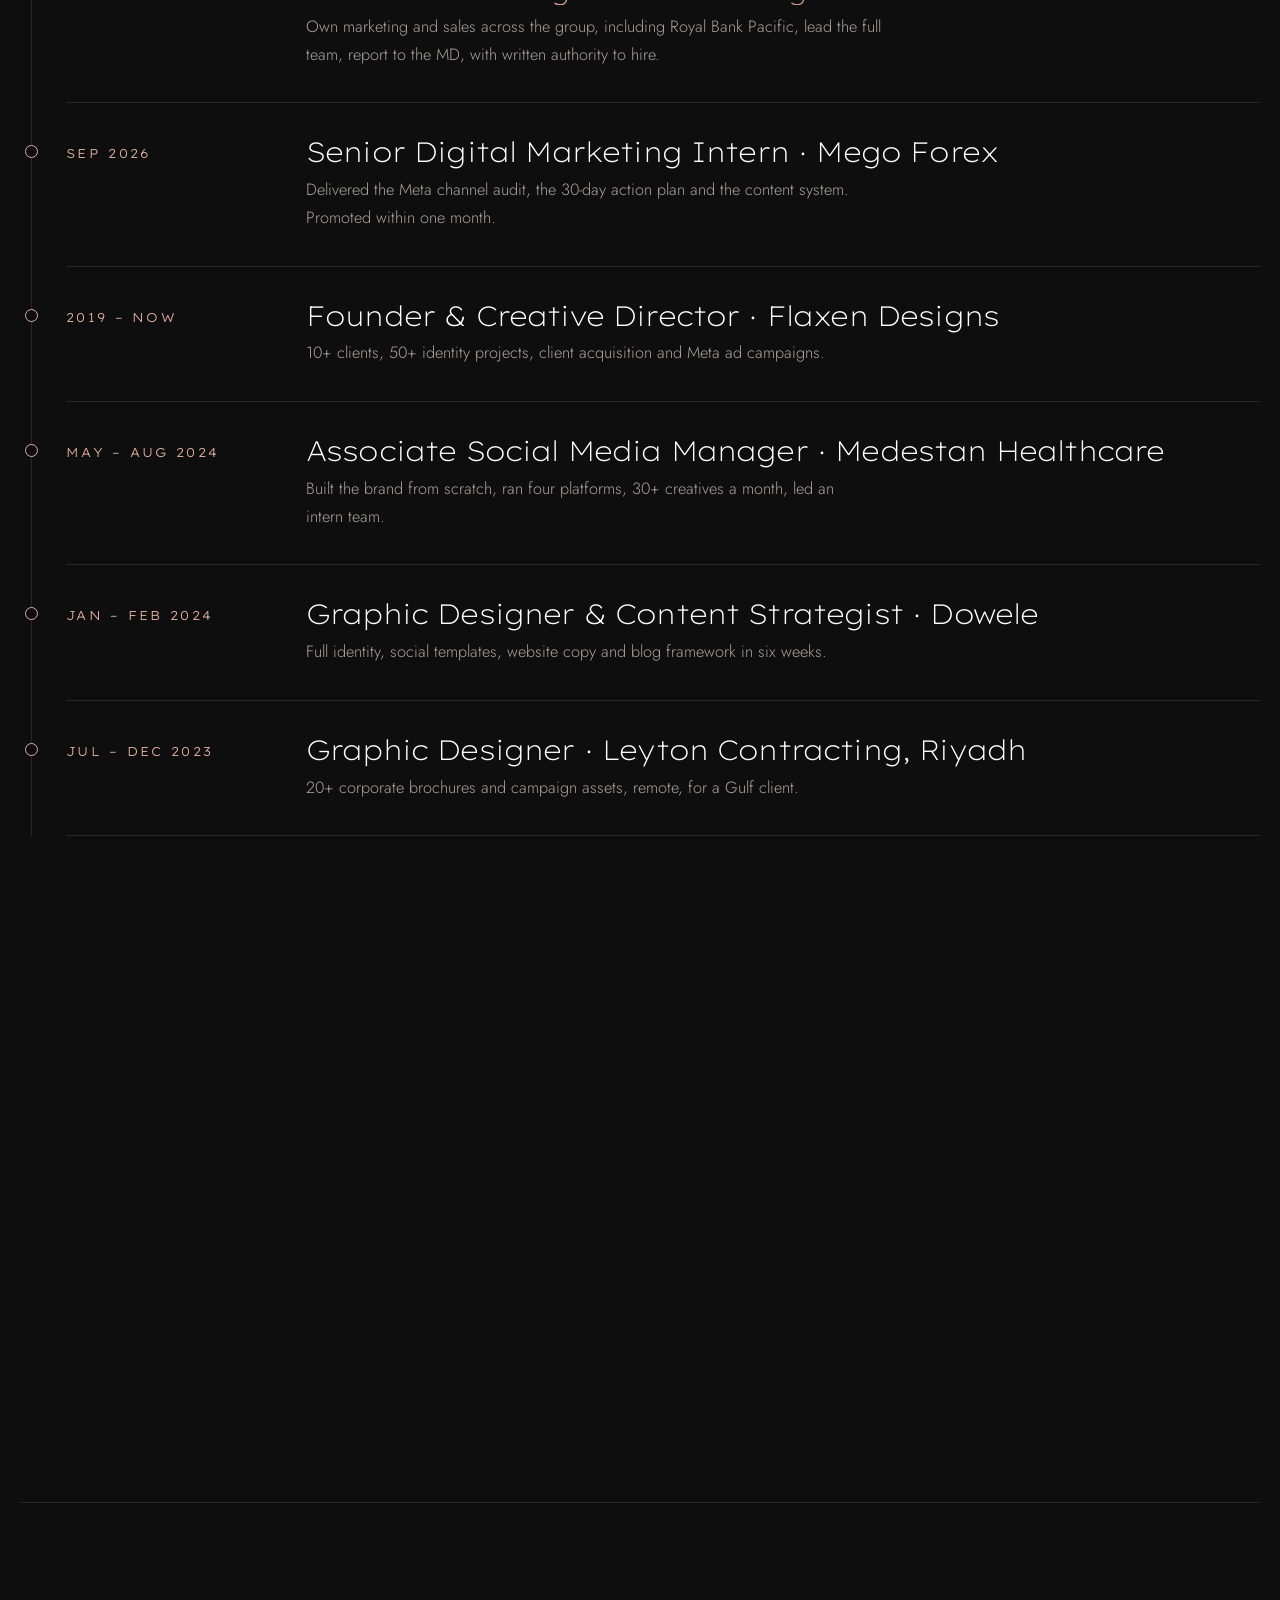
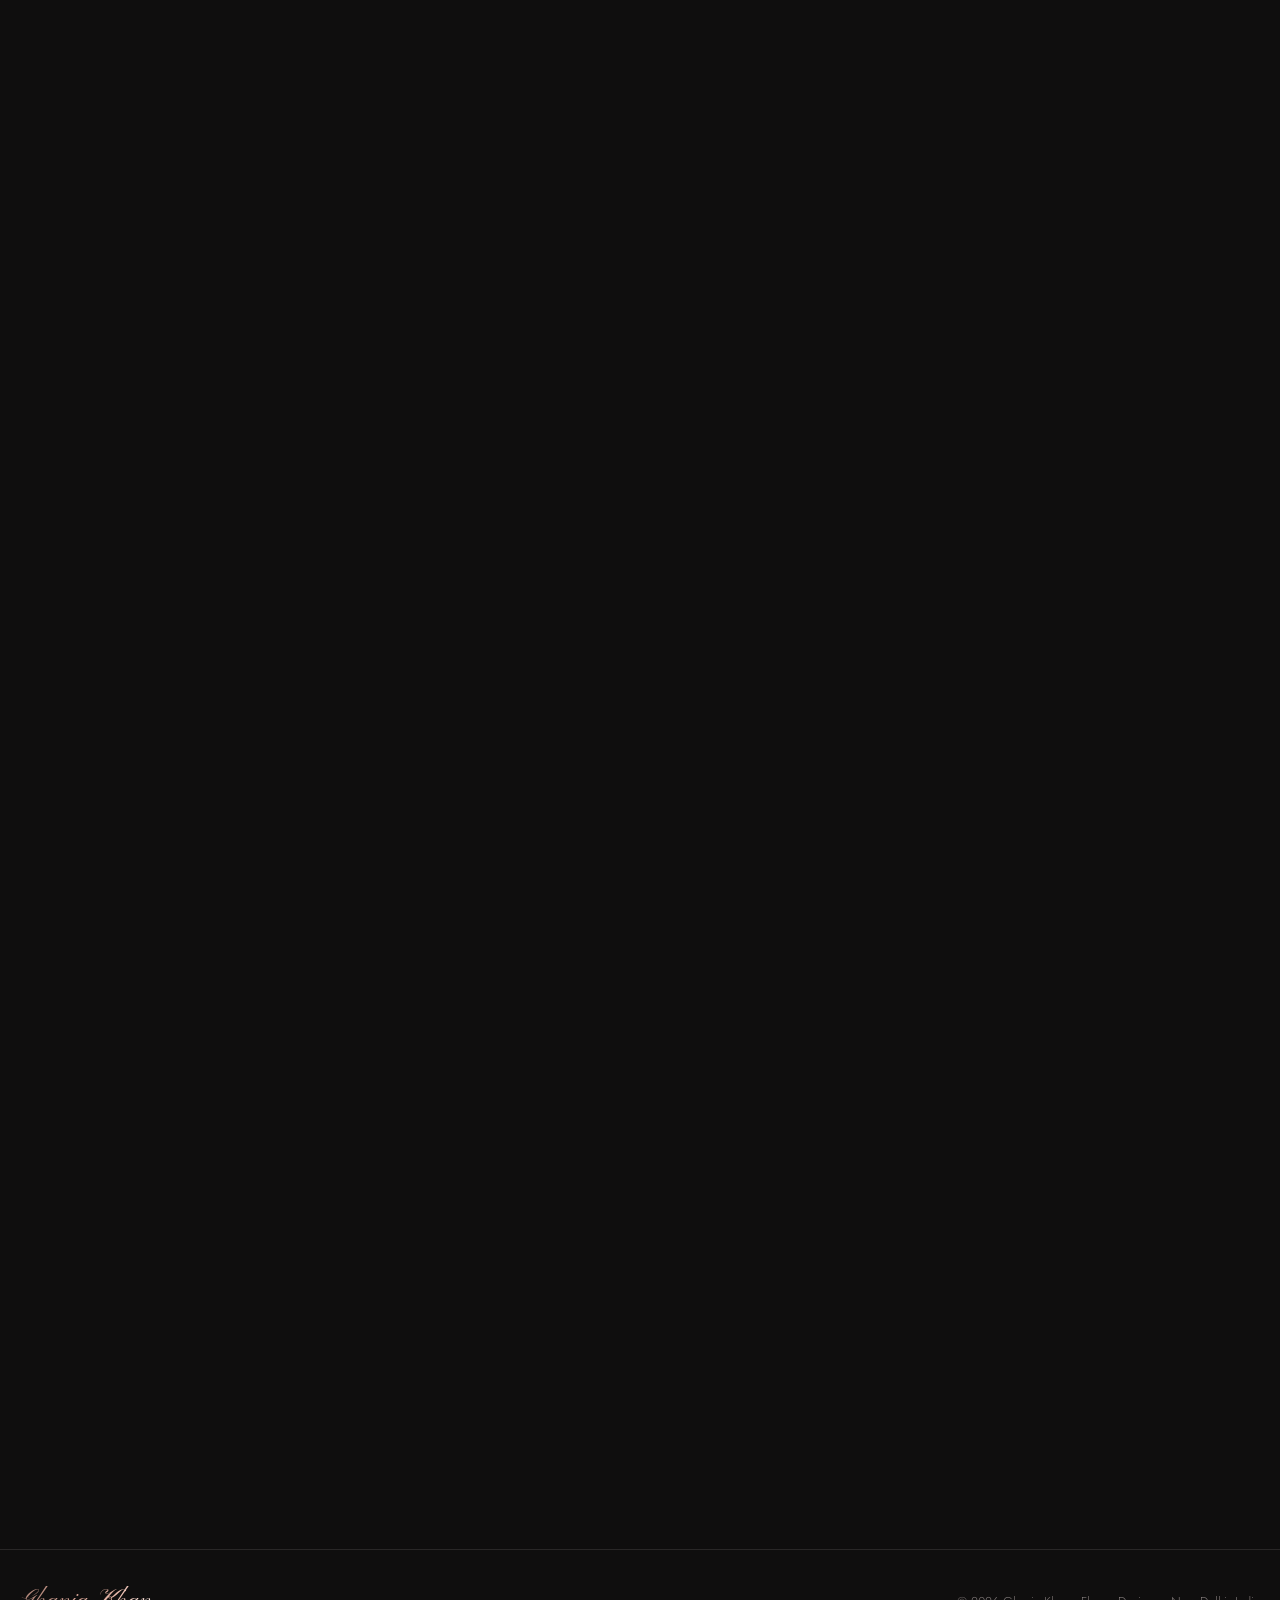
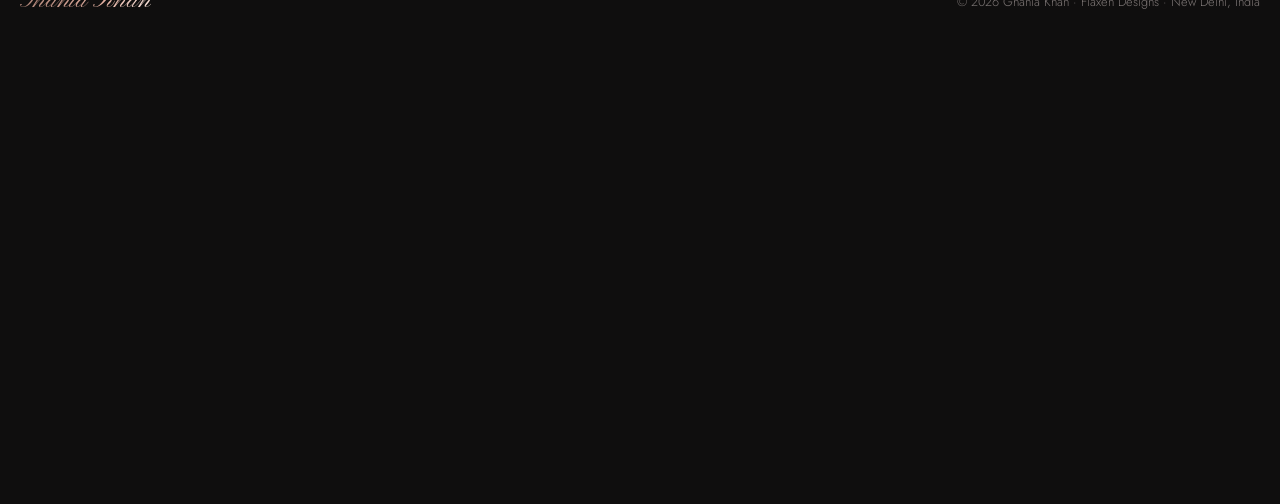
<file: marketing.html>
<!doctype html><meta charset="utf-8"><title>Moved</title><meta http-equiv="refresh" content="0; url=ascent.html"><link rel="canonical" href="ascent.html"><p>This page moved to <a href="ascent.html">ascent.html</a>.</p>
</file>
<file: assets/v2.css>
/* Born of Light — Ghania Khan
   A night stage lit by rose-gold embers. Constellation lines (from the Renal Warrior lion) connect ideas;
   wings (Flaxen) mark ascent. Wide geometric display type, script for the name, generous dark space. */
:root {
  --night: #0f0e0e;
  --night-2: #171515;
  --night-3: #211e1e;
  --slate: #575555;
  --rose: #E1AD9E;
  --rose-deep: #A57D71;
  --blush: #E7DCD9;
  --white: #FFFFFF;
  --mist: #a9a2a1;
  --mist-dim: #7d7675;
  --ember: #ffcfb8;
  --line: rgba(231, 220, 217, 0.12);
  --line-rose: rgba(225, 173, 158, 0.38);
  --gold: linear-gradient(115deg, #A57D71 0%, #E1AD9E 30%, #fff1ea 50%, #E1AD9E 70%, #A57D71 100%);
  --gold-flat: linear-gradient(120deg, #E1AD9E, #A57D71);

  --f-name: "Pinyon Script", "Snell Roundhand", "Apple Chancery", cursive;
  --f-display: "Lexend Exa", "Lexend", "Avenir Next", "Segoe UI", system-ui, sans-serif;
  --f-body: "Jost", "Futura", "Avenir Next", "Segoe UI", system-ui, sans-serif;

  --g-l: max(20px, env(safe-area-inset-left, 0px));
  --g-r: max(20px, env(safe-area-inset-right, 0px));
  --wrap: 1240px;
  --ease: cubic-bezier(.2, .7, .2, 1);
  color-scheme: dark;
}
@view-transition { navigation: auto; }
::view-transition-old(root), ::view-transition-new(root) { animation-duration: .6s; }

* { box-sizing: border-box; }
html { background: var(--night); scroll-behavior: smooth; }
body {
  margin: 0; background: var(--night); color: var(--white);
  font-family: var(--f-body); font-weight: 300; font-size: 1.02rem; line-height: 1.7;
  -webkit-font-smoothing: antialiased; overflow-x: hidden;
}
body::before { content: ""; position: fixed; inset: 0 0 auto; height: env(safe-area-inset-top, 0px); z-index: 90; background: var(--night); }
img { max-width: 100%; display: block; }
a { color: inherit; }
::selection { background: var(--rose-deep); color: var(--white); }
:focus-visible { outline: 1px solid var(--rose); outline-offset: 4px; }
h1, h2, h3, h4 { font-family: var(--f-display); font-weight: 200; margin: 0; line-height: 1.1; letter-spacing: -0.03em; text-wrap: balance; }
p { margin: 0; text-wrap: pretty; }

.wrap { width: 100%; max-width: calc(var(--wrap) + 40px); margin-inline: auto; padding-left: var(--g-l); padding-right: var(--g-r); }
.gold { background: var(--gold); background-size: 220% 100%; -webkit-background-clip: text; background-clip: text; color: transparent; }
.script { font-family: var(--f-name); font-weight: 400; letter-spacing: 0; }
.eyebrow { font-family: var(--f-display); font-weight: 300; font-size: .68rem; letter-spacing: .38em; text-transform: uppercase; color: var(--rose); }
.muted { color: var(--mist); }

/* ambient embers live behind everything */
#embers { position: fixed; inset: 0; z-index: 0; pointer-events: none; }
main, header.site, footer.site { position: relative; z-index: 1; }

/* ---------- navigation ---------- */
header.site {
  position: fixed; inset: 0 0 auto; z-index: 50;
  padding: calc(env(safe-area-inset-top, 0px) + 16px) var(--g-r) 0 var(--g-l);
  display: flex; justify-content: space-between; align-items: center; gap: 16px;
  pointer-events: none;
}
header.site > * { pointer-events: auto; }
header.site::before { content: ""; position: absolute; inset: 0 0 -28px; z-index: -1; pointer-events: none;
  background: linear-gradient(rgba(15,14,14,.92), rgba(15,14,14,.6) 60%, transparent); opacity: var(--hb, 0); transition: opacity .4s; }
.mark { display: inline-flex; align-items: center; gap: 12px; text-decoration: none; }
.mark img { width: 46px; height: auto; filter: drop-shadow(0 0 12px rgba(225,173,158,.35)); }
.mark span { font-family: var(--f-name); font-size: 1.7rem; line-height: 1; }
.menu { display: flex; gap: 4px; padding: 6px; border: 1px solid var(--line); border-radius: 999px;
  background: rgba(15,14,14,.62); backdrop-filter: blur(16px); -webkit-backdrop-filter: blur(16px); }
.menu a { text-decoration: none; font-family: var(--f-display); font-size: .62rem; letter-spacing: .24em; text-transform: uppercase;
  color: var(--mist); padding: 10px 14px; border-radius: 999px; transition: color .3s, background .3s; white-space: nowrap; }
.menu a:hover { color: var(--white); }
.menu a[aria-current="page"] { color: var(--night); background: var(--gold-flat); }
.menu b { font-weight: 300; color: var(--rose); margin-right: 6px; }
.menu a[aria-current="page"] b { color: var(--night); }

/* rising thread: scroll progress on the left edge */
.thread { position: fixed; left: calc(var(--g-l) / 2 - 1px); top: 0; bottom: 0; width: 1px; z-index: 40; background: var(--line); pointer-events: none; }
.thread i { position: absolute; left: 0; bottom: 0; width: 1px; height: calc(var(--p, 0) * 100%); background: linear-gradient(to top, var(--rose-deep), var(--rose), var(--ember)); box-shadow: 0 0 10px var(--rose); }
.thread i::after { content: ""; position: absolute; top: -3px; left: -3px; width: 7px; height: 7px; border-radius: 50%; background: var(--ember); box-shadow: 0 0 14px 3px var(--rose); }

/* ---------- buttons ---------- */
.btn { position: relative; overflow: hidden; display: inline-flex; align-items: center; gap: 12px; padding: 16px 26px;
  font-family: var(--f-display); font-size: .66rem; letter-spacing: .28em; text-transform: uppercase; text-decoration: none;
  color: var(--blush); border: 1px solid var(--line-rose); border-radius: 999px; background: rgba(15,14,14,.4); cursor: pointer;
  transition: border-color .4s, color .4s; }
.btn::before { content: ""; position: absolute; inset: 0; background: var(--gold-flat); transform: translateY(101%); transition: transform .5s var(--ease); z-index: -1; }
.btn:hover { color: var(--night); border-color: transparent; }
.btn:hover::before { transform: none; }
.btn.solid { background: var(--gold-flat); color: var(--night); border-color: transparent; }
.btn.solid::before { background: var(--white); }
.btn .arr { transition: transform .4s var(--ease); }
.btn:hover .arr { transform: translateX(4px); }
.btns { display: flex; flex-wrap: wrap; gap: 12px; }
.btn b { font-weight: 400; color: var(--rose); }
.btn:hover b { color: inherit; }
.mark .wings-svg { width: 42px; height: auto; filter: drop-shadow(0 0 10px rgba(225,173,158,.4)); }
.chapter .art .wings-svg { width: 82%; }
.p-hero .emblem svg { width: 100%; height: auto; display: block; }
.lion-small { width: 62%; }
.lion-big { width: 100%; height: auto; }

/* ---------- reveal on scroll ---------- */
.rv { opacity: 1; transform: none; }
.js .rv { opacity: 0; transform: translateY(28px); transition: opacity 1.1s var(--ease), transform 1.1s var(--ease); }
.js .rv.in { opacity: 1; transform: none; }
.js .rv.d1 { transition-delay: .1s; } .js .rv.d2 { transition-delay: .2s; } .js .rv.d3 { transition-delay: .3s; } .js .rv.d4 { transition-delay: .4s; }

/* light-sweep shine on cards, follows the pointer */
.shine { position: relative; isolation: isolate; }
.shine::after { content: ""; position: absolute; inset: 0; border-radius: inherit; pointer-events: none; opacity: 0; transition: opacity .4s;
  background: radial-gradient(420px circle at var(--mx, 50%) var(--my, 50%), rgba(255, 207, 184, .14), transparent 45%); z-index: 2; }
.shine:hover::after { opacity: 1; }

/* ---------- sections ---------- */
section { position: relative; padding-block: clamp(90px, 13vw, 180px); }
.sec-head { display: grid; gap: 20px; max-width: 900px; margin-bottom: clamp(48px, 7vw, 90px); }
.sec-head h2 { font-size: clamp(2.1rem, 5.6vw, 4.6rem); }
.sec-head p { color: var(--mist); max-width: 60ch; font-size: 1.08rem; }
.numeral { font-family: var(--f-display); font-weight: 200; font-size: .75rem; letter-spacing: .4em; color: var(--mist-dim); }

/* giant word that fills with gold as it scrolls past */
.mega { font-family: var(--f-display); font-weight: 200; letter-spacing: -0.05em; line-height: 1.12; padding-bottom: .08em; font-size: clamp(3.2rem, 11.5vw, 11.5rem);
  color: transparent; -webkit-text-stroke: 1px rgba(225,173,158,.35); white-space: nowrap;
  max-width: 100%;
  background: linear-gradient(90deg, var(--rose) 0 var(--fill, 0%), transparent var(--fill, 0%)); -webkit-background-clip: text; background-clip: text; }

/* ---------- page hero (inner pages) ---------- */
.p-hero { position: relative; min-height: 100svh; display: grid; align-content: end; padding-block: 140px clamp(60px, 9vw, 110px); overflow: hidden; }
.p-hero .wrap { display: grid; gap: 26px; position: relative; z-index: 2; }
.p-hero h1 { font-size: clamp(3rem, 11vw, 10rem); letter-spacing: -0.06em; line-height: .92; }
.p-hero h1 .script { display: block; font-size: .5em; letter-spacing: 0; margin-top: .15em; padding-left: .05em; }
.p-hero .lede { font-size: clamp(1.05rem, 1.7vw, 1.3rem); color: var(--blush); max-width: 54ch; }
.p-hero .emblem { position: absolute; right: -4vw; top: 50%; translate: 0 -55%; width: min(62vw, 760px); opacity: .9; z-index: 1; pointer-events: none; }

/* constellation SVG: lines draw in */
.constellation line, .constellation path.draw { stroke-dasharray: var(--len, 400); stroke-dashoffset: var(--len, 400); }
.js .constellation.in line, .js .constellation.in path.draw { transition: stroke-dashoffset 2.4s var(--ease); stroke-dashoffset: 0; }
.constellation circle { transform-box: fill-box; transform-origin: center; }
.js .constellation circle { transform: scale(0); transition: transform .8s var(--ease); }
.js .constellation.in circle { transform: scale(1); }
.no-js .constellation line, .no-js .constellation path.draw { stroke-dashoffset: 0; }

/* ---------- chapters (home) ---------- */
.chapters { display: grid; grid-template-columns: repeat(3, 1fr); gap: 18px; }
.chapter { position: relative; display: grid; grid-template-rows: auto 1fr auto; gap: 18px; min-height: 560px; padding: 30px; text-decoration: none;
  border: 1px solid var(--line); border-radius: 28px; background: linear-gradient(180deg, rgba(33,30,30,.75), rgba(15,14,14,.85)); overflow: hidden;
  transition: border-color .5s, transform .6s var(--ease); }
.chapter:hover { border-color: var(--line-rose); transform: translateY(-6px); }
.chapter .top { display: flex; justify-content: space-between; align-items: baseline; }
.chapter .top b { font-family: var(--f-display); font-weight: 200; font-size: 3.4rem; line-height: 1; color: transparent; -webkit-text-stroke: 1px var(--rose); }
.chapter .art { display: grid; place-items: center; }
.chapter .art img, .chapter .art svg { width: 78%; max-height: 260px; object-fit: contain; filter: drop-shadow(0 0 30px rgba(225,173,158,.25)); transition: transform 1s var(--ease), filter .6s; }
.chapter:hover .art img, .chapter:hover .art svg { transform: scale(1.06) translateY(-6px); filter: drop-shadow(0 0 46px rgba(255,207,184,.45)); }
.chapter h3 { font-size: clamp(1.5rem, 2.6vw, 2.1rem); }
.chapter h3 .script { display: block; font-size: 1.15em; margin-top: 4px; }
.chapter p { color: var(--mist); font-size: .95rem; }
.chapter .go { font-family: var(--f-display); font-size: .62rem; letter-spacing: .3em; text-transform: uppercase; color: var(--rose); }

/* ---------- manifesto ---------- */
.manifesto p { font-family: var(--f-display); font-weight: 200; letter-spacing: -0.03em; line-height: 1.22; font-size: clamp(1.6rem, 4.2vw, 3.5rem); }
.manifesto .w { color: rgba(231,220,217,.14); transition: color .5s; }
.manifesto .w.lit { color: var(--blush); }
.manifesto .w.hl.lit { background: var(--gold-flat); -webkit-background-clip: text; background-clip: text; color: transparent; }

/* ---------- stats ---------- */
.stats { display: grid; grid-template-columns: repeat(4, 1fr); border-top: 1px solid var(--line); border-bottom: 1px solid var(--line); }
.stat { padding: 40px 24px; display: grid; gap: 10px; border-left: 1px solid var(--line); }
.stat:first-child { border-left: 0; }
.stat b { font-family: var(--f-display); font-weight: 200; font-size: clamp(2.6rem, 6vw, 5rem); line-height: 1; letter-spacing: -0.04em; font-variant-numeric: tabular-nums; }
.stat span { color: var(--mist); font-size: .9rem; max-width: 26ch; }

/* ---------- marquee of work ---------- */
.marquee { display: grid; gap: 16px; overflow: hidden; mask-image: linear-gradient(90deg, transparent, #000 10%, #000 90%, transparent); -webkit-mask-image: linear-gradient(90deg, transparent, #000 10%, #000 90%, transparent); }
.marquee .row { display: flex; gap: 16px; width: max-content; animation: drift 70s linear infinite; }
.marquee .row.rev { animation-direction: reverse; animation-duration: 85s; }
.marquee:hover .row { animation-play-state: paused; }
.marquee a { flex: none; width: clamp(180px, 20vw, 280px); aspect-ratio: 4 / 5; border-radius: 18px; overflow: hidden; border: 1px solid var(--line); background: var(--night-3); }
.marquee img { width: 100%; height: 100%; object-fit: cover; transition: transform 1s var(--ease), filter .6s; filter: saturate(.85); }
.marquee a:hover img { transform: scale(1.06); filter: saturate(1.05); }
@keyframes drift { to { transform: translateX(-50%); } }

/* ---------- safar map ---------- */
.safar { display: grid; grid-template-columns: 1.3fr .7fr; gap: clamp(30px, 6vw, 80px); align-items: center; }
.safar svg { width: 100%; height: auto; overflow: visible; }
.safar .city text { font-family: var(--f-display); font-size: 13px; letter-spacing: .24em; fill: var(--blush); text-transform: uppercase; }
.safar .city .sub { font-family: var(--f-body); font-size: 12px; letter-spacing: .05em; fill: var(--mist); text-transform: none; }
.safar .legs { display: grid; gap: 0; border-top: 1px solid var(--line); }
.safar .leg { display: grid; grid-template-columns: 70px 1fr; gap: 16px; padding: 20px 0; border-bottom: 1px solid var(--line); }
.safar .leg b { font-family: var(--f-display); font-weight: 200; font-size: 1.6rem; color: var(--rose); }
.safar .leg h4 { font-size: 1rem; font-weight: 400; letter-spacing: 0; }
.safar .leg p { color: var(--mist); font-size: .9rem; }

/* ---------- studio band ---------- */
.studio { border-radius: 36px; border: 1px solid var(--line); background: radial-gradient(ellipse at 20% 30%, rgba(225,173,158,.12), transparent 60%), var(--slate); overflow: hidden; }
.studio-in { display: grid; grid-template-columns: .9fr 1.1fr; gap: clamp(30px, 6vw, 80px); align-items: center; padding: clamp(32px, 6vw, 80px); }
.studio-in > * { min-width: 0; }
.studio .logo { width: min(100%, 420px); height: auto; margin-inline: auto; filter: drop-shadow(0 20px 50px rgba(15,14,14,.5)); }
.studio h2 { font-size: clamp(1.8rem, 4vw, 3.2rem); }
.studio p { color: var(--blush); }
.udyam { display: grid; grid-template-columns: auto 1fr; gap: 10px 22px; margin: 0; padding: 22px; border-radius: 18px; border: 1px solid rgba(255,255,255,.18); background: rgba(15,14,14,.32); font-size: .92rem; }
.udyam dt { font-family: var(--f-display); font-size: .6rem; letter-spacing: .26em; text-transform: uppercase; color: var(--rose); padding-top: 4px; }
.udyam dd { margin: 0; overflow-wrap: anywhere; font-variant-numeric: tabular-nums; }
.badge { display: inline-flex; gap: 8px; align-items: center; width: fit-content; padding: 7px 14px; border-radius: 999px; background: var(--gold-flat); color: var(--night);
  font-family: var(--f-display); font-size: .58rem; letter-spacing: .26em; text-transform: uppercase; }

/* ---------- agency: services, brands, process, founder ---------- */
.services { display: grid; grid-template-columns: repeat(3, 1fr); gap: 1px; background: var(--line); border: 1px solid var(--line); border-radius: 28px; overflow: hidden; }
.svc { display: flex; flex-direction: column; gap: 14px; padding: clamp(24px, 2.4vw, 34px); background: var(--night); min-width: 0; transition: background .5s; }
.svc:hover { background: var(--night-2); }
.svc .n { font-family: var(--f-display); font-weight: 200; font-size: 2.3rem; line-height: 1; color: transparent; -webkit-text-stroke: 1px var(--rose); }
.svc h3 { font-size: clamp(1.1rem, 1.6vw, 1.35rem); font-weight: 300; letter-spacing: -0.01em; }
.svc p { color: var(--mist); font-size: .92rem; }
.svc ul { list-style: none; margin: 0; padding: 14px 0 0; border-top: 1px solid var(--line); display: grid; gap: 8px; }
.svc li { position: relative; padding-left: 18px; font-size: .9rem; color: var(--blush); line-height: 1.45; }
.svc li::before { content: ""; position: absolute; left: 0; top: .6em; width: 6px; height: 6px; border-radius: 50%; background: var(--rose); box-shadow: 0 0 8px var(--rose); }
.svc .eg { margin-top: auto; padding-top: 8px; font-family: var(--f-display); font-size: .56rem; letter-spacing: .22em; text-transform: uppercase; color: var(--rose); text-decoration: none; }
.svc .eg:hover { color: var(--white); }
.brands { list-style: none; margin: 0; padding: 0; display: grid; grid-template-columns: repeat(4, 1fr); border-top: 1px solid var(--line); border-left: 1px solid var(--line); }
.brands li { padding: 30px 22px; border-right: 1px solid var(--line); border-bottom: 1px solid var(--line); font-family: var(--f-display); font-weight: 300; font-size: clamp(.9rem, 1.4vw, 1.1rem); letter-spacing: .02em; color: var(--blush); display: grid; gap: 4px; align-content: center; min-height: 110px; transition: color .4s, background .4s; }
.brands li:hover { color: var(--white); background: rgba(165,125,113,.1); }
.brands small { font-size: .55rem; letter-spacing: .26em; text-transform: uppercase; color: var(--mist-dim); }
.process { list-style: none; margin: 0; padding: 0; display: grid; grid-template-columns: repeat(5, 1fr); gap: 14px; counter-reset: p; }
.process li { counter-increment: p; position: relative; display: grid; gap: 10px; align-content: start; padding: 26px 22px; border-radius: 22px; border: 1px solid var(--line); background: rgba(23,21,21,.7); }
.process li::before { content: counter(p, decimal-leading-zero); font-family: var(--f-display); font-weight: 200; font-size: 1.1rem; color: var(--rose); }
.process b { font-family: var(--f-display); font-weight: 300; font-size: 1.15rem; }
.process span { color: var(--mist); font-size: .9rem; }
.founder { display: grid; grid-template-columns: .8fr 1.2fr; gap: clamp(30px, 6vw, 90px); align-items: center; }
.founder > * { min-width: 0; }
.founder h2 { font-size: clamp(1.6rem, 3.4vw, 2.6rem); line-height: 1.15; }
.portrait { width: min(100%, 420px); justify-self: center; }
.portrait .arch { aspect-ratio: 3 / 4.2; border-radius: 999px 999px 24px 24px; overflow: hidden; padding: 2px; background: var(--gold-flat); box-shadow: 0 30px 80px rgba(165,125,113,.25); }
.portrait .arch img { width: 100%; height: 100%; object-fit: cover; object-position: 50% 22%; border-radius: inherit; }
.founder-stats { display: grid; grid-template-columns: repeat(3, 1fr); border-top: 1px solid var(--line); }
.founder-stats div { padding: 18px 14px 0 0; display: grid; gap: 4px; }
.founder-stats b { font-family: var(--f-display); font-weight: 200; font-size: clamp(2rem, 4vw, 3rem); line-height: 1; }
.founder-stats span { color: var(--mist); font-size: .82rem; }
.chapters.two { grid-template-columns: 1fr 1fr; }

/* ---------- timeline (crown + ascent) ---------- */
.timeline { position: relative; display: grid; gap: 0; padding-left: 46px; }
.timeline::before { content: ""; position: absolute; left: 11px; top: 0; bottom: 0; width: 1px; background: var(--line); }
.timeline::after { content: ""; position: absolute; left: 11px; top: 0; width: 1px; height: calc(var(--tp, 0) * 100%); background: linear-gradient(var(--rose), var(--ember)); box-shadow: 0 0 12px var(--rose); }
.moment { position: relative; display: grid; grid-template-columns: 190px 1fr; gap: clamp(16px, 4vw, 50px); padding: 34px 0; border-bottom: 1px solid var(--line); }
.moment::before { content: ""; position: absolute; left: -41px; top: 42px; width: 11px; height: 11px; border-radius: 50%; background: var(--night); border: 1px solid var(--rose); transition: background .6s, box-shadow .6s; }
.moment.in::before { background: var(--rose); box-shadow: 0 0 16px 2px rgba(225,173,158,.7); }
.moment time { font-family: var(--f-display); font-weight: 300; font-size: .8rem; letter-spacing: .18em; text-transform: uppercase; color: var(--rose); padding-top: 6px; }
.moment h3 { font-size: clamp(1.25rem, 2.4vw, 1.75rem); margin-bottom: 8px; }
.moment p { color: var(--mist); max-width: 64ch; }
.moment.peak h3 { background: var(--gold-flat); -webkit-background-clip: text; background-clip: text; color: transparent; }

/* ---------- cards ---------- */
.cards { display: grid; grid-template-columns: repeat(3, 1fr); gap: 16px; }
.card { padding: 30px; border-radius: 24px; border: 1px solid var(--line); background: rgba(23,21,21,.7); display: grid; gap: 12px; align-content: start; min-width: 0; }
.card .k { font-family: var(--f-display); font-size: .58rem; letter-spacing: .3em; text-transform: uppercase; color: var(--rose); }
.card h4 { font-size: 1.2rem; font-weight: 300; letter-spacing: -0.01em; }
.card p { color: var(--mist); font-size: .95rem; }
.card a.more { color: var(--rose); font-size: .85rem; text-decoration: none; border-bottom: 1px solid var(--line-rose); width: fit-content; }

/* ---------- case study (ascent) ---------- */
.case { display: grid; grid-template-columns: .8fr 1.2fr; gap: clamp(28px, 5vw, 80px); padding-block: clamp(60px, 8vw, 110px); border-top: 1px solid var(--line); }
.case > * { min-width: 0; }
.case .side { position: sticky; top: 110px; align-self: start; display: grid; gap: 16px; }
.case .side .no { font-family: var(--f-display); font-weight: 200; font-size: clamp(4rem, 9vw, 7.5rem); line-height: .8; color: transparent; -webkit-text-stroke: 1px var(--line-rose); }
.case .side h3 { font-size: clamp(1.5rem, 2.8vw, 2.2rem); }
.case .body { display: grid; gap: 30px; }
.case .body > p { color: var(--blush); font-size: 1.1rem; }
.chips { display: flex; flex-wrap: wrap; gap: 8px; }
.chip { font-size: .74rem; letter-spacing: .06em; padding: 6px 13px; border-radius: 999px; border: 1px solid var(--line); color: var(--blush); }
.bullets { margin: 0; padding: 0; list-style: none; display: grid; gap: 14px; }
.bullets li { position: relative; padding-left: 26px; color: var(--mist); }
.bullets li::before { content: ""; position: absolute; left: 0; top: .72em; width: 7px; height: 7px; border-radius: 50%; background: var(--rose); box-shadow: 0 0 10px var(--rose); }
.bullets li b { color: var(--white); font-weight: 400; }
.steps { list-style: none; margin: 0; padding: 0; display: grid; gap: 0; counter-reset: s; border-top: 1px solid var(--line); }
.steps li { counter-increment: s; display: grid; grid-template-columns: 56px 1fr; gap: 14px; padding: 20px 0; border-bottom: 1px solid var(--line); }
.steps li::before { content: counter(s, decimal-leading-zero); font-family: var(--f-display); font-weight: 200; font-size: 1.3rem; color: var(--rose); }
.steps b { display: block; font-weight: 400; color: var(--white); }
.steps span { color: var(--mist); font-size: .95rem; }
.metrics { display: grid; grid-template-columns: repeat(3, 1fr); gap: 12px; }
.metrics div { padding: 22px; border-radius: 18px; border: 1px solid var(--line); background: rgba(33,30,30,.6); display: grid; gap: 6px; }
.metrics b { font-family: var(--f-display); font-weight: 200; font-size: 1.9rem; line-height: 1; }
.metrics span { color: var(--mist); font-size: .82rem; line-height: 1.45; }
.mixbar { display: flex; height: 44px; border-radius: 999px; overflow: hidden; border: 1px solid var(--line); }
.mixbar span { display: flex; align-items: center; padding-left: 14px; font-size: .7rem; letter-spacing: .12em; text-transform: uppercase; white-space: nowrap; overflow: hidden; }
.mixbar .a { width: 60%; background: var(--gold-flat); color: var(--night); }
.mixbar .b { width: 25%; background: rgba(225,173,158,.28); }
.mixbar .c { width: 15%; background: var(--night-3); color: var(--mist); }

/* orbit of companies (ascent) */
.orbit { position: relative; aspect-ratio: 1; width: min(100%, 560px); margin-inline: auto; container-type: inline-size; }
.orbit .ring { position: absolute; inset: 0; border-radius: 50%; border: 1px solid var(--line); }
.orbit .ring.r2 { inset: 17%; border-color: var(--line-rose); }
.orbit .core { position: absolute; inset: 36%; border-radius: 50%; display: grid; place-items: center; text-align: center; background: radial-gradient(circle, rgba(225,173,158,.25), transparent 70%); }
.orbit .core b { font-family: var(--f-name); font-weight: 400; font-size: clamp(1.6rem, 3vw, 2.3rem); line-height: 1; }
.orbit .core span { display: block; font-family: var(--f-display); font-size: .55rem; letter-spacing: .26em; text-transform: uppercase; color: var(--rose); margin-top: 6px; }
.orbit .spin { position: absolute; inset: 0; animation: spin 60s linear infinite; }
.orbit .planet { position: absolute; left: 50%; top: 50%; width: 0; height: 0; }
.orbit .planet > div { position: absolute; translate: -50% -50%; animation: spin 60s linear infinite reverse; white-space: nowrap;
  padding: 8px 14px; border-radius: 999px; border: 1px solid var(--line-rose); background: rgba(15,14,14,.85); font-size: .78rem; color: var(--blush); }
.orbit .planet > div b { color: var(--rose); font-weight: 400; }
@keyframes spin { to { transform: rotate(360deg); } }

/* ---------- archive (wings) ---------- */
.folder-nav { position: sticky; top: calc(env(safe-area-inset-top, 0px) + 86px); z-index: 30; }
.folder-nav .wrap { display: flex; gap: 8px; overflow-x: auto; padding-block: 10px; scrollbar-width: none; }
.folder-nav .wrap::-webkit-scrollbar { display: none; }
.folder-nav a { flex: none; text-decoration: none; font-size: .78rem; color: var(--blush); border: 1px solid var(--line); border-radius: 999px; padding: 8px 14px; background: rgba(15,14,14,.8); backdrop-filter: blur(10px); -webkit-backdrop-filter: blur(10px); transition: border-color .3s, background .3s; }
.folder-nav a b { font-weight: 400; color: var(--rose); margin-left: 6px; font-variant-numeric: tabular-nums; }
.folder-nav a:hover, .folder-nav a.on { border-color: var(--rose); background: rgba(165,125,113,.22); }
.folder { padding-block: clamp(60px, 8vw, 100px); scroll-margin-top: 150px; }
.folder-head { display: grid; grid-template-columns: auto 1fr auto; align-items: end; gap: 14px 26px; margin-bottom: 34px; padding-bottom: 22px; border-bottom: 1px solid var(--line); }
.folder-head .idx { font-family: var(--f-display); font-weight: 200; font-size: clamp(2.6rem, 6vw, 4.6rem); line-height: .8; color: transparent; -webkit-text-stroke: 1px var(--line-rose); }
.folder-head h2 { font-size: clamp(1.5rem, 3.4vw, 2.6rem); }
.folder-head .count { font-family: var(--f-display); font-size: .6rem; letter-spacing: .3em; text-transform: uppercase; color: var(--mist); display: block; margin-top: 8px; }
.folder-head p { grid-column: 2 / -1; color: var(--mist); max-width: 70ch; }
.folder-head .drive { font-family: var(--f-display); font-size: .6rem; letter-spacing: .26em; text-transform: uppercase; color: var(--rose); text-decoration: none; border-bottom: 1px solid var(--line-rose); white-space: nowrap; }
.masonry { columns: 4 230px; column-gap: 14px; }
.tile { break-inside: avoid; margin: 0 0 14px; position: relative; display: block; border-radius: 16px; overflow: hidden; border: 1px solid var(--line); background: var(--night-3); text-decoration: none; color: inherit; cursor: zoom-in; transition: border-color .4s, transform .6s var(--ease); }
.tile:hover { border-color: var(--line-rose); transform: translateY(-3px); }
.tile.doc, .tile.vid { cursor: pointer; }
.tile img { width: 100%; height: auto; transition: transform 1.1s var(--ease); }
.tile.remote img { aspect-ratio: 4 / 5; object-fit: cover; }
.tile:hover img { transform: scale(1.04); }
.tile .cap { position: absolute; left: 0; right: 0; bottom: 0; display: flex; justify-content: space-between; gap: 10px; align-items: end; padding: 40px 14px 12px;
  font-size: .8rem; line-height: 1.35; color: var(--white); background: linear-gradient(transparent, rgba(15,14,14,.92)); opacity: 0; transform: translateY(8px); transition: opacity .4s, transform .4s; }
.tile:hover .cap, .tile:focus-visible .cap, .tile.broken .cap { opacity: 1; transform: none; }
.tile .cap small { flex: none; font-family: var(--f-display); font-size: .52rem; letter-spacing: .2em; text-transform: uppercase; color: var(--rose); }
.tile .play { position: absolute; left: 50%; top: 45%; translate: -50% -50%; width: 56px; height: 56px; border-radius: 50%; background: rgba(15,14,14,.7); border: 1px solid var(--rose); display: grid; place-items: center; pointer-events: none; box-shadow: 0 0 24px rgba(225,173,158,.4); }
.tile .play::after { content: ""; border-left: 14px solid var(--rose); border-block: 9px solid transparent; margin-left: 4px; }
.tile .ph { display: none; aspect-ratio: 4 / 5; place-items: center; text-align: center; padding: 18px; background: radial-gradient(circle at 30% 20%, rgba(225,173,158,.22), transparent 60%), var(--slate); }
.tile .ph b { font-family: var(--f-display); font-weight: 300; font-size: .9rem; display: block; margin-bottom: 8px; }
.tile .ph i { font-style: normal; font-family: var(--f-display); font-size: .55rem; letter-spacing: .24em; text-transform: uppercase; color: var(--ember); }
.tile.broken img { display: none; }
.tile.broken .ph { display: grid; }

/* lightbox */
.lightbox { position: fixed; inset: 0; z-index: 100; display: grid; place-items: center; background: rgba(10,9,9,.94); backdrop-filter: blur(8px);
  padding: max(24px, env(safe-area-inset-top, 0px)) max(16px, env(safe-area-inset-right, 0px)) max(24px, env(safe-area-inset-bottom, 0px)) max(16px, env(safe-area-inset-left, 0px)); }
.lightbox img { max-height: 82vh; max-width: min(1200px, 100%); object-fit: contain; border-radius: 12px; }
.lightbox p { margin-top: 14px; text-align: center; color: var(--blush); font-size: .9rem; }
.lightbox p a { color: var(--rose); }
.lightbox .btn { position: absolute; top: max(16px, env(safe-area-inset-top, 0px)); right: max(16px, env(safe-area-inset-right, 0px)); }

/* ---------- contact / footer ---------- */
.contact-grid { display: grid; grid-template-columns: 1.1fr .9fr; gap: clamp(30px, 6vw, 80px); align-items: end; }
.contact-grid h2 { font-size: clamp(2.4rem, 7vw, 6rem); letter-spacing: -0.05em; }
.contact-grid h2 .script { font-size: 1.15em; letter-spacing: 0; }
.clist { display: grid; border-top: 1px solid var(--line); }
.clist > div { display: grid; grid-template-columns: 100px 1fr auto; gap: 14px; align-items: center; padding: 16px 0; border-bottom: 1px solid var(--line); min-width: 0; }
.clist small { font-family: var(--f-display); font-size: .58rem; letter-spacing: .28em; text-transform: uppercase; color: var(--mist); }
.clist a, .clist .v { text-decoration: none; color: var(--blush); overflow-wrap: anywhere; }
.clist a:hover { color: var(--white); }
.copy { font-family: var(--f-display); font-size: .55rem; letter-spacing: .22em; text-transform: uppercase; background: none; border: 1px solid var(--line); border-radius: 999px; color: var(--mist); padding: 6px 11px; cursor: pointer; }
.copy:hover { color: var(--white); border-color: var(--rose); }
footer.site { border-top: 1px solid var(--line); padding-block: 30px calc(30px + env(safe-area-inset-bottom, 0px)); }
footer.site .wrap { display: flex; justify-content: space-between; flex-wrap: wrap; gap: 14px; align-items: center; color: var(--mist-dim); font-size: .8rem; }
footer.site .script { font-size: 1.6rem; }

/* ---------- home hero ---------- */
.hero { position: relative; height: 100svh; min-height: 560px; overflow: hidden; }
.hero canvas { position: absolute; inset: 0; width: 100%; height: 100%; display: block; }
/* Still logo: only shown if the animation cannot run, so the hero is never empty. */
.hero .still { display: none; position: absolute; left: 50%; top: calc(50% - 70px); transform: translate(-50%, -50%); width: min(46vw, 64vh); z-index: 1; filter: drop-shadow(0 0 28px rgba(225,173,158,.45)); }
[data-hero="still"] .hero .still { display: block; }
.hero .still svg { display: block; width: 100%; height: auto; }
@media (max-width: 700px) { .hero .still { top: 38%; width: min(80vw, 46vh); } }
.hero .words { position: absolute; left: 0; right: 0; top: calc(env(safe-area-inset-top, 0px) + 92px); display: flex; justify-content: center; gap: clamp(14px, 4vw, 48px); z-index: 2;
  font-family: var(--f-display); font-weight: 300; font-size: clamp(.6rem, 1.3vw, .8rem); letter-spacing: .5em; text-transform: uppercase; pointer-events: none;
  transition: opacity .8s; }
.hero .words span { color: rgba(231,220,217,.16); transition: color .9s, text-shadow .9s; }
[data-stage="courage"] .hero .w1, [data-stage="resilience"] .hero .w2, [data-stage="rise"] .hero .w3 { color: var(--rose); text-shadow: 0 0 18px rgba(225,173,158,.55); }
[data-stage="resilience"] .hero .w1, [data-stage="rise"] .hero .w1, [data-stage="rise"] .hero .w2 { color: rgba(231,220,217,.5); }
[data-stage="wings"] .hero .words, [data-stage="named"] .hero .words, [data-reduced] .hero .words { opacity: 0; }

/* identity block: the Flaxen Designs lockup under the wings */
.hero .id { position: absolute; left: 0; right: 0; bottom: max(28px, 5vh); text-align: center; z-index: 2; padding-inline: var(--g-l) var(--g-r); display: grid; justify-items: center; gap: 10px; }
.hero .brand { margin: 0; display: grid; justify-items: center; gap: 8px; font-family: var(--f-display); font-weight: 400; letter-spacing: 0;
  -webkit-mask-image: linear-gradient(90deg, #000 45%, transparent 55%); mask-image: linear-gradient(90deg, #000 45%, transparent 55%);
  -webkit-mask-size: 250% 100%; mask-size: 250% 100%; -webkit-mask-position: 100% 0; mask-position: 100% 0; }
.hero .brand .bw { font-size: clamp(1.5rem, min(4.6vw, 6.4vh), 3.3rem); line-height: 1; letter-spacing: .08em; text-transform: uppercase; color: var(--white); text-shadow: 0 0 30px rgba(225,173,158,.25); }
.hero .brand .tg { font-size: clamp(.62rem, min(1.25vw, 1.8vh), .9rem); letter-spacing: .62em; text-transform: uppercase; padding-left: .62em;
  background: var(--gold-flat); -webkit-background-clip: text; background-clip: text; color: transparent; }
[data-stage="named"] .hero .brand { animation: write 1.6s cubic-bezier(.4,.1,.2,1) forwards; }
@keyframes write { to { -webkit-mask-position: 0 0; mask-position: 0 0; } }
.hero .role { font-size: clamp(.78rem, min(1.2vw, 1.8vh), .92rem); color: var(--blush); opacity: 0; transition: opacity 1s 1.1s; }
.hero .role b { font-weight: 400; color: var(--rose); }
.hero .paths { margin-top: 6px; display: flex; justify-content: center; flex-wrap: wrap; gap: 10px; opacity: 0; transition: opacity 1s 1.6s; }
.hero .paths .btn { padding: 13px 20px; }
[data-stage="named"] .hero .role, [data-stage="named"] .hero .paths { opacity: 1; }
.hero .controls { position: static; z-index: 3; display: flex; justify-content: center; gap: 8px; margin-top: 2px; }
.hero .controls button { font: 400 .55rem/1 var(--f-display); letter-spacing: .24em; text-transform: uppercase; color: var(--mist); background: rgba(15,14,14,.6); border: 1px solid var(--line); border-radius: 999px; padding: 8px 12px; cursor: pointer; }
.hero .controls button:hover { color: var(--white); border-color: var(--rose); }
[data-reduced] .hero .brand { -webkit-mask-position: 0 0; mask-position: 0 0; animation: none; }
[data-reduced] .hero .role, [data-reduced] .hero .paths { transition: none; }
@media (max-height: 640px) { .hero .paths .btn { padding: 10px 16px; } .hero .id { gap: 6px; bottom: 18px; } }

@media (prefers-reduced-motion: reduce) {
  *, *::before, *::after { animation: none !important; transition: none !important; }
  html { scroll-behavior: auto; }
  .js .rv { opacity: 1; transform: none; }
  .js .constellation line, .js .constellation path.draw { stroke-dashoffset: 0; }
  .js .constellation circle { transform: none; }
}

/* ---------- responsive ---------- */
@media (max-width: 1000px) {
  .chapters, .cards { grid-template-columns: 1fr 1fr; }
  .chapters:not(.two) .chapter:last-child { grid-column: 1 / -1; min-height: 460px; }
  .safar, .studio-in, .contact-grid, .case { grid-template-columns: 1fr; }
  .case .side { position: static; }
  .stats { grid-template-columns: 1fr 1fr; }
  .services, .brands { grid-template-columns: repeat(2, minmax(0, 1fr)); }
  .brands li { padding: 20px 14px; min-height: 84px; overflow-wrap: anywhere; }
  .process { grid-template-columns: 1fr 1fr; }
  .founder { grid-template-columns: 1fr; }
  .stat:nth-child(3) { border-left: 0; }
  .stat:nth-child(n+3) { border-top: 1px solid var(--line); }
  .p-hero .emblem { width: 90vw; right: -20vw; opacity: .35; }
}
@media (max-width: 680px) {
  header.site { flex-direction: column; align-items: stretch; gap: 10px; }
  .mark { justify-content: center; }
  .menu { justify-content: space-between; overflow-x: auto; scrollbar-width: none; }
  .menu a { padding: 9px 9px; font-size: .54rem; letter-spacing: .12em; }
  .menu b { display: none; }
  .menu a:last-child { display: none; }
  .menu a:first-child { }
  .chapters, .cards, .metrics { grid-template-columns: 1fr; }
  .chapters .chapter:last-child { grid-column: auto; }
  .services, .chapters.two, .process { grid-template-columns: 1fr; }
  .svc { min-height: 0; }
  .menu a { white-space: nowrap; }
  .chapter { min-height: 440px; }
  .moment { grid-template-columns: 1fr; gap: 6px; }
  .timeline { padding-left: 34px; }
  .moment::before { left: -29px; }
  .folder-head { grid-template-columns: 1fr; }
  .folder-head p { grid-column: 1; }
  .folder-nav { top: calc(env(safe-area-inset-top, 0px) + 112px); }
  .masonry { columns: 2 140px; column-gap: 10px; }
  .tile { margin-bottom: 10px; }
  .clist > div { grid-template-columns: 1fr auto; }
  .clist small { grid-column: 1 / -1; }
  .udyam { grid-template-columns: 1fr; gap: 2px; }
  .udyam dd { margin-bottom: 10px; }
  .hero .words { top: calc(env(safe-area-inset-top, 0px) + 118px); letter-spacing: .26em; }
  .hero .paths .btn { padding: 11px 15px; font-size: .58rem; }
  .thread { display: none; }
}

.mega.long { font-size: clamp(2.6rem, 9.4vw, 9.6rem); }

/* CV page */
.cv-pages { display: grid; gap: 28px; justify-items: center; }
.cv-pages img { width: min(100%, 900px); height: auto; border-radius: 14px; border: 1px solid var(--line); box-shadow: 0 30px 80px rgba(0,0,0,.45); background: #fff; }

/* ---------- phones: keep the whole hero on one screen, even with Safari text zoom ---------- */
#skip, #replay { display: inline-flex; }
[data-stage="named"] #skip { display: none; }
:root:not([data-stage="named"]) #replay { display: none; }
@media (max-width: 700px) {
  header.site { gap: 8px; padding-top: calc(env(safe-area-inset-top, 0px) + 10px); }
  .mark { gap: 10px; }
  .mark svg { width: 32px; }
  .mark span { font-size: 1.4rem; }
  .menu { padding: 3px; }
  .menu a { padding: 8px 8px; }
  .hero { min-height: 440px; }
  .hero .words { top: calc(env(safe-area-inset-top, 0px) + 100px); }
  .hero .id { bottom: max(12px, 2.2vh); gap: 7px; padding-inline: 16px; }
  .hero .brand { gap: 6px; }
  .hero .brand .bw { font-size: clamp(1rem, 6.4vw, 1.7rem); letter-spacing: .07em; white-space: nowrap; }
  .hero .brand .tg { font-size: clamp(.48rem, 2.4vw, .7rem); letter-spacing: .4em; padding-left: .4em; white-space: nowrap; }
  .hero .role { font-size: clamp(.66rem, 3.2vw, .82rem); line-height: 1.45; max-width: 26em; }
  .hero .paths { display: grid; grid-template-columns: 1fr 1fr; gap: 8px; width: min(100%, 340px); margin-top: 4px; }
  .hero .paths .btn { justify-content: center; padding: 11px 6px; font-size: clamp(.48rem, 2.45vw, .58rem); letter-spacing: .13em; white-space: nowrap; gap: 8px; }
  .hero .paths .btn.solid { grid-column: 1 / -1; }
  .hero .controls { margin-top: 0; }
  .hero .controls button { padding: 6px 12px; font-size: .5rem; }
}
.hero .role .nw { white-space: nowrap; }
</file>
